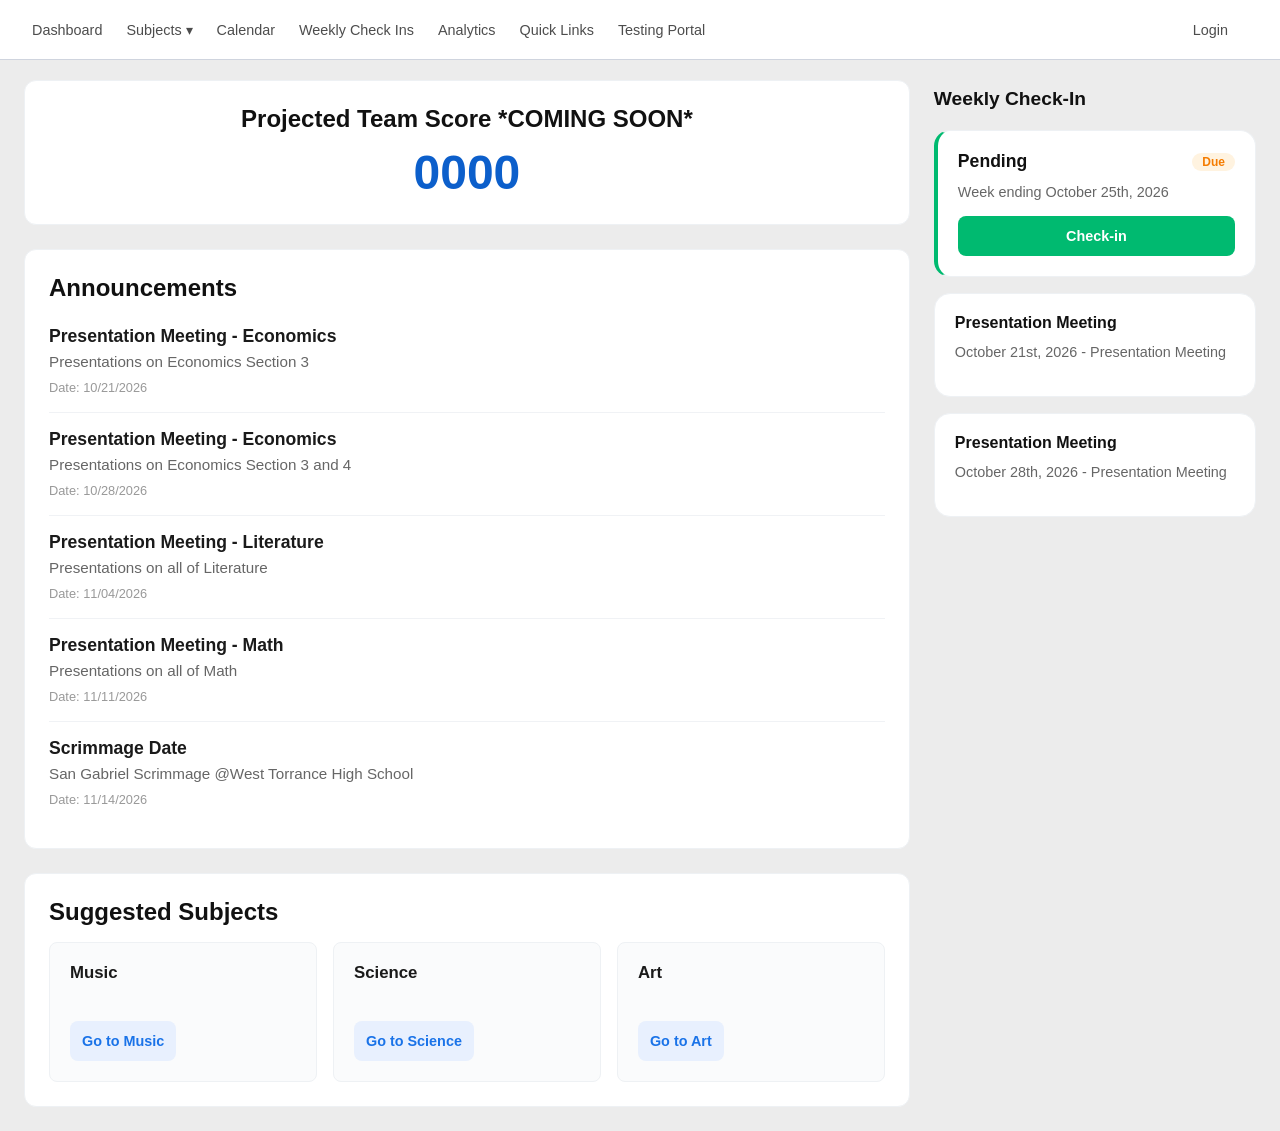
<file: index.html>
<!DOCTYPE html>
<html lang="en">

<!-- HEADING -->
<head>
    <meta charset="UTF-8">
    <meta name="viewport" content="width=device-width, initial-scale=1.0">
    <title>Acadec Hub - Dashboard</title>
    <link rel="stylesheet" href="css/main.css">
</head>

<body>
    <!-- NAVIGATION BAR -->
     <nav class="navigationBar">
        <ul class="navigationLists">

            <!-- Pages -->
            <li><a href="index.html" class="onThisPage">Dashboard</a></li> <!-- Current page -->

            <li class="dropdown">
                <a href="#" class="dropdownButton">Subjects ▾</a>
                <div class="dropdownSubjects">
                    <a href="html/subjects/art.html">Art</a>
                    <a href="html/subjects/econ.html">Economics</a>
                    <a href="html/subjects/lit.html">Literature</a>
                    <a href="html/subjects/math.html">Math</a>
                    <a href="html/subjects/music.html">Music</a>
                    <a href="html/subjects/sci.html">Science</a>
                    <a href="html/subjects/socsci.html">Social Science</a>
                </div>
            </li>

            <!-- Other pages -->
            <li><a href="html/calendar.html">Calendar</a></li>
            <li><a href="html/checkIn.html">Weekly Check Ins</a></li>
            <li><a href="html/analytics.html">Analytics</a></li>
            <li><a href="html/quickLinks.html">Quick Links</a></li>
            <li><a href="html/tests.html"> Testing Portal</a></li>

            <!-- Login -->
            <li class="loginStuff"><a href="#" id="loginButton"> Login</a></li>
        </ul>
     </nav>

     <!-- MAIN STUFF -->
     <main>

        <section class="mainContent"> <!-- Main content class -->

            <!-- Overall Score Tracker -->
            <div class="teamGoalMarker">
                <section class="projectedOverallWithoutBorder">
                    <h2>Projected Team Score *COMING SOON*</h2>
                    <h1 id="teamScoreDisplay">0000</h1>
                </section>
            </div>

            <!-- ANNOUNCEMENTS -->
            <section class="announcements">
                <h2>Announcements</h2>

                <!-- Announcement Cards -->
                <div class="announcementCard">
                    <h4>Presentation Meeting - Economics</h4>
                    <p>Presentations on Economics Section 3</p>
                    <small>Date: 10/21/2026</small>
                </div>

                <div class="announcementCard">
                    <h4>Presentation Meeting - Economics</h4>
                    <p>Presentations on Economics Section 3 and 4</p>
                    <small>Date: 10/28/2026</small>
                </div>

                <div class="announcementCard">
                    <h4>Presentation Meeting - Literature</h4>
                    <p>Presentations on all of Literature</p>
                    <small>Date: 11/04/2026</small>
                </div>

                <div class="announcementCard">
                    <h4>Presentation Meeting - Math</h4>
                    <p>Presentations on all of Math</p>
                    <small>Date: 11/11/2026</small>
                </div>

                <div class="announcementCard">
                    <h4>Scrimmage Date</h4>
                    <p>San Gabriel Scrimmage @West Torrance High School</p>
                    <small>Date: 11/14/2026</small>
                </div>

            </section>

            <!-- SUGGESTED THINGS TO DO -->
             <section class="suggestionBoard">
                <h2>Suggested Subjects</h2>

                <div class="suggestion-cards-container">
                    <section class="suggestionCard">
                        <h3>Music</h3>
                        <a href="html/subjects/music.html" class="suggestionButton">Go to Music</a>
                    </section>

                    <section class="suggestionCard">
                        <h3>Science</h3>
                        <a href="html/subjects/sci.html" class="suggestionButton">Go to Science</a>
                    </section>

                    <section class="suggestionCard">
                        <h3>Art</h3>
                        <a href="html/subjects/art.html" class="suggestionButton">Go to Art</a>
                    </section>
                </div>
            </section>
        </section>

        <!-- SIDEBAR -->
        <aside class="sidebar">
            <h2>Weekly Check-In</h2>

            <!-- Sidebar Cards -->
            <section class="checkinSidebarCard"> <!-- checkIn Card -->
                <h3>Pending</h3>
                <p class="sidebarDescription">Week ending October 25th, 2026</p>
                <a href="checkIn.html" class="checkInButton">Check-in</a>

            </section>
            
            <!-- Events Cards -->
            <section class="eventSidebarCard">
                <h3>Presentation Meeting</h3>
                <p class="sidebarDescription">October 21st, 2026 - Presentation Meeting</p>
            </section>

            <section class="eventSidebarCard">
                <h3>Presentation Meeting</h3>
                <p class="sidebarDescription">October 28th, 2026 - Presentation Meeting</p>
            </section>
        </aside>


     </main>

    <!-- Connects JavaScript file -->
    <script src="java/main.js"></script>

</body>
</file>
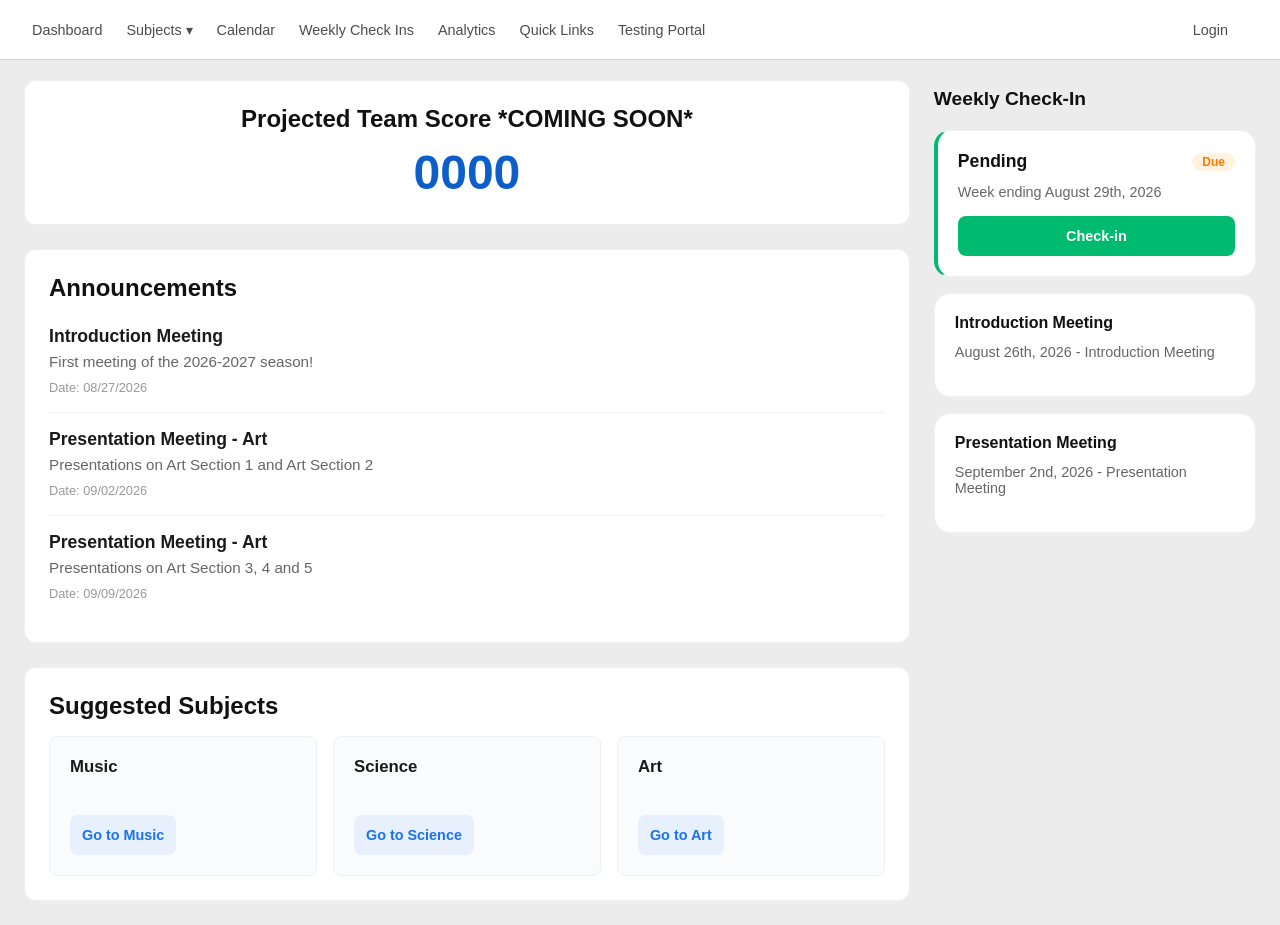
<file: html/index.html>
<!DOCTYPE html>
<html lang="en">

<!-- HEADING -->
<head>
    <meta charset="UTF-8">
    <meta name="viewport" content="width=device-width, initial-scale=1.0">
    <title>Acadec Hub - Dashboard</title>
    <link rel="stylesheet" href="../css/main.css">
</head>

<body>
    <!-- NAVIGATION BAR -->
     <nav class="navigationBar">
        <ul class="navigationLists">

            <!-- Pages -->
            <li><a href="index.html" class="onThisPage">Dashboard</a></li> <!-- Current page -->

            <li class="dropdown">
                <a href="#" class="dropdownButton">Subjects ▾</a>
                <div class="dropdownSubjects">
                    <a href="subjects/art.html">Art</a>
                    <a href="subjects/econ.html">Economics</a>
                    <a href="subjects/lit.html">Literature</a>
                    <a href="subjects/math.html">Math</a>
                    <a href="subjects/music.html">Music</a>
                    <a href="subjects/sci.html">Science</a>
                    <a href="subjects/socsci.html">Social Science</a>
                </div>
            </li>

            <!-- Other pages -->
            <li><a href="calendar.html">Calendar</a></li>
            <li><a href="checkIn.html">Weekly Check Ins</a></li>
            <li><a href="analytics.html">Analytics</a></li>
            <li><a href="quickLinks.html">Quick Links</a></li>
            <li><a href="tests.html"> Testing Portal</a></li>

            <!-- Login -->
            <li class="loginStuff"><a href="#" id="loginButton"> Login</a></li>
        </ul>
     </nav>

     <!-- MAIN STUFF -->
     <main>

        <section class="mainContent"> <!-- Main content class -->

            <!-- Overall Score Tracker -->
            <div class="teamGoalMarker">
                <section class="projectedOverallWithoutBorder">
                    <h2>Projected Team Score *COMING SOON*</h2>
                    <h1 id="teamScoreDisplay">0000</h1>
                </section>
            </div>

            <!-- ANNOUNCEMENTS -->
            <section class="announcements">
                <h2>Announcements</h2>

                <!-- Announcement Cards -->
                <div class="announcementCard">
                    <h4>Introduction Meeting</h4>
                    <p>First meeting of the 2026-2027 season!</p>
                    <small>Date: 08/27/2026</small>
                </div>

                <div class="announcementCard">
                    <h4>Presentation Meeting - Art</h4>
                    <p>Presentations on Art Section 1 and Art Section 2</p>
                    <small>Date: 09/02/2026</small>
                </div>

                <div class="announcementCard">
                    <h4>Presentation Meeting - Art</h4>
                    <p>Presentations on Art Section 3, 4 and 5</p>
                    <small>Date: 09/09/2026</small>
                </div>

            </section>

            <!-- SUGGESTED THINGS TO DO -->
             <section class="suggestionBoard">
                <h2>Suggested Subjects</h2>

                <div class="suggestion-cards-container">
                    <section class="suggestionCard">
                        <h3>Music</h3>
                        <a href="subjects/music.html" class="suggestionButton">Go to Music</a>
                    </section>

                    <section class="suggestionCard">
                        <h3>Science</h3>
                        <a href="subjects/sci.html" class="suggestionButton">Go to Science</a>
                    </section>

                    <section class="suggestionCard">
                        <h3>Art</h3>
                        <a href="subjects/art.html" class="suggestionButton">Go to Art</a>
                    </section>
                </div>
            </section>
        </section>

        <!-- SIDEBAR -->
        <aside class="sidebar">
            <h2>Weekly Check-In</h2>

            <!-- Sidebar Cards -->
            <section class="checkinSidebarCard"> <!-- checkIn Card -->
                <h3>Pending</h3>
                <p class="sidebarDescription">Week ending August 29th, 2026</p>
                <a href="checkIn.html" class="checkInButton">Check-in</a>

            </section>
            
            <!-- Events Cards -->
            <section class="eventSidebarCard">
                <h3>Introduction Meeting</h3>
                <p class="sidebarDescription">August 26th, 2026 - Introduction Meeting</p>
            </section>

            <section class="eventSidebarCard">
                <h3>Presentation Meeting</h3>
                <p class="sidebarDescription">September 2nd, 2026 - Presentation Meeting</p>
            </section>
        </aside>


     </main>

    <!-- Connects JavaScript file -->
    <script src="../java/main.js"></script>

</body>
</file>
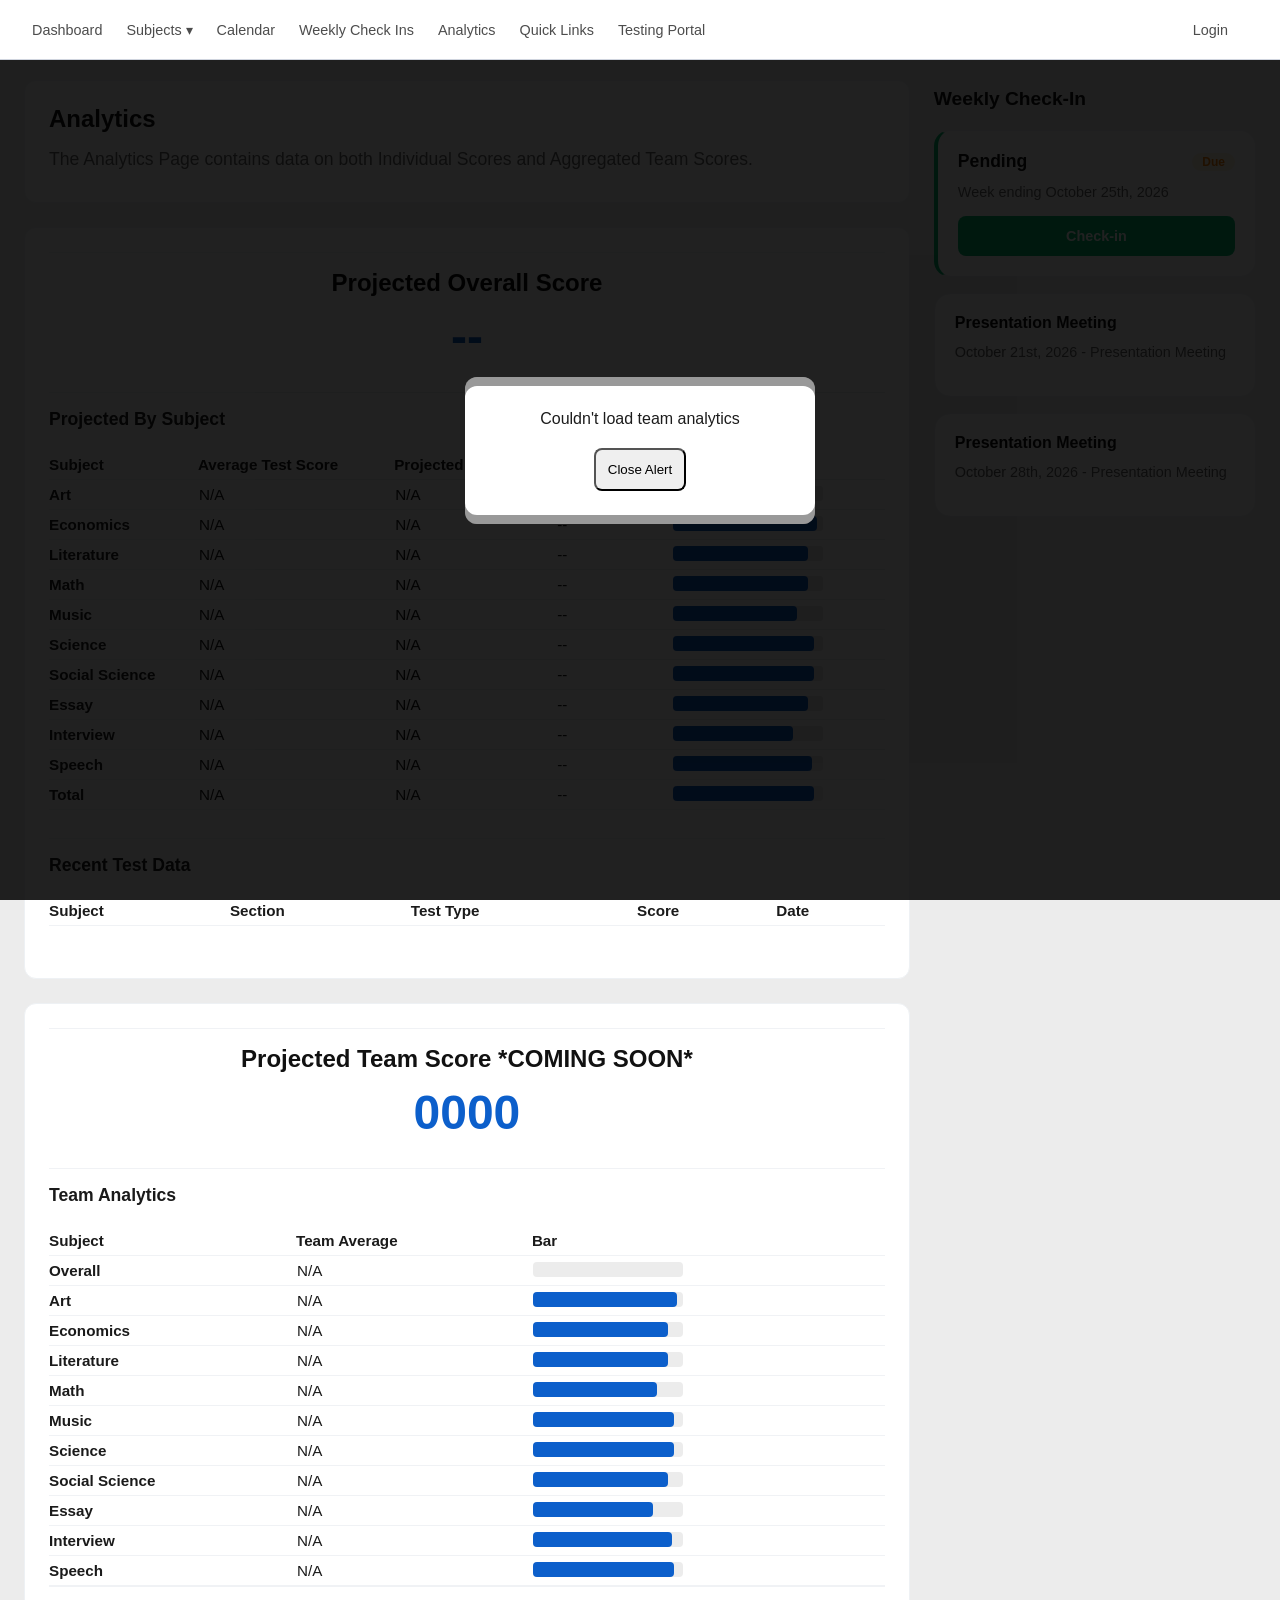
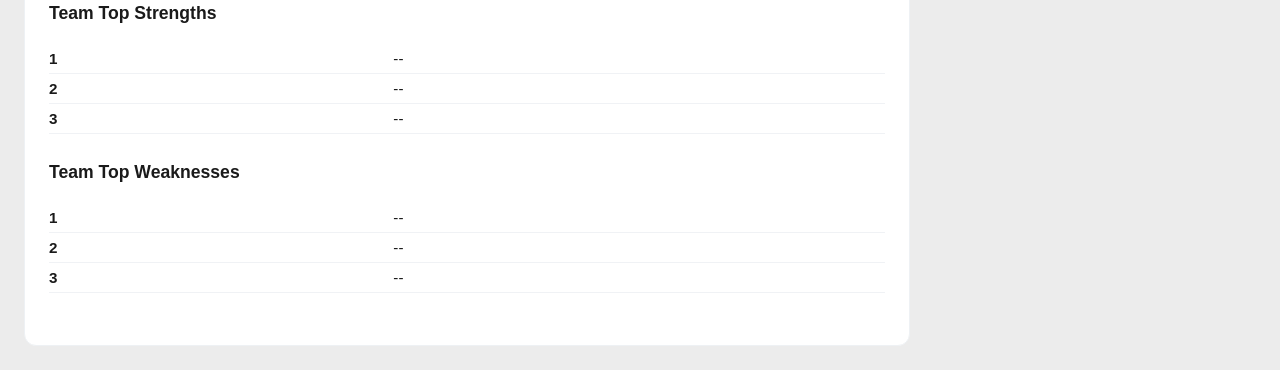
<file: html/analytics.html>
<!DOCTYPE html>
<html lang="en">

<!-- HEADING -->
<head>
    <meta charset="UTF-8">
    <meta name="viewport" content="width=device-width, initial-scale=1.0">
    <title>Acadec Hub - Dashboard</title>
    <link rel="stylesheet" href="../css/main.css">
</head>

<body requiresLogin="../index.html">
    <!-- NAVIGATION BAR -->
     <nav class="navigationBar">
        <ul class="navigationLists">

            <!-- Pages -->
            <li><a href="../index.html">Dashboard</a></li> <!-- Current page -->

            <li class="dropdown">
                <a href="#" class="dropdownButton">Subjects ▾</a>
                <div class="dropdownSubjects">
                    <a href="subjects/art.html">Art</a>
                    <a href="subjects/econ.html">Economics</a>
                    <a href="subjects/lit.html">Literature</a>
                    <a href="subjects/math.html">Math</a>
                    <a href="subjects/music.html">Music</a>
                    <a href="subjects/sci.html">Science</a>
                    <a href="subjects/socsci.html">Social Science</a>
                </div>
            </li>

            <!-- Other pages -->
            <li><a href="calendar.html">Calendar</a></li>
            <li><a href="checkIn.html">Weekly Check Ins</a></li>
            <li><a href="analytics.html" class="onThisPage">Analytics</a></li>
            <li><a href="quickLinks.html">Quick Links</a></li>
            <li><a href="tests.html"> Testing Portal</a></li>

            <!-- Login -->
            <li class="loginStuff"><a href="#" id="loginButton"> Login</a></li>
        </ul>
     </nav>

     <main>
        <div class="mainContent">

            <!-- Heading -->
            <section class="subjectHeading">
                <h2>Analytics</h2>
                <p>The Analytics Page contains data on both Individual Scores and Aggregated Team Scores.</p>
            </section>

            <!-- Analytics Box -->
            <section class="analyticsMain">

                <section class="projectedOverall">
                    <h2>Projected Overall Score</h2>
                    <h1 id="overallScoreDisplay">0000</h1>
                </section>

                <!-- Subject Prediction -->
                <section class="subjectsPredicted">
                    <h3>Projected By Subject</h3>
                    <table>
                        <thead>
                            <tr>
                                <th>Subject</th>
                                <th>Average Test Score</th>
                                <th>Projected Score</th>
                                <th>Confidence</th>
                                <th>Bar</th>
                            </tr>
                        </thead>
                        <tbody>
                            <tr>
                                <th>Art</th>
                                <td id="artAverage">N/A</td>
                                <td id="artProjection">N/A</td>
                                <td id="artConfidence">--</td>
                                <td><div class="progressBar"><div class="progressBarFilled" id="artBar"></div></div></td>
                            </tr>
                            <tr>
                                <th>Economics</th>
                                <td id="econAverage">N/A</td>
                                <td id="econProjection">N/A</td>
                                <td id="econConfidence">--</td>
                                <td><div class="progressBar"><div class="progressBarFilled" id="econBar"></div></div></td>
                            </tr>
                            <tr>
                                <th>Literature</th>
                                <td id="litAverage">N/A</td>
                                <td id="litProjection">N/A</td>
                                <td id="litConfidence">--</td>
                                <td><div class="progressBar"><div class="progressBarFilled" id="litBar"></div></div></td>
                            </tr>
                            <tr>
                                <th>Math</th>
                                <td id="mathAverage">N/A</td>
                                <td id="mathProjection">N/A</td>
                                <td id="mathConfidence">--</td>
                                <td><div class="progressBar"><div class="progressBarFilled" id="mathBar"></div></div></td>
                            </tr>
                            <tr>
                                <th>Music</th>
                                <td id="musicAverage">N/A</td>
                                <td id="musicProjection">N/A</td>
                                <td id="musicConfidence">--</td>
                                <td><div class="progressBar"><div class="progressBarFilled" id="musicBar"></div></div></td>
                            </tr>
                            <tr>
                                <th>Science</th>
                                <td id="sciAverage">N/A</td>
                                <td id="sciProjection">N/A</td>
                                <td id="sciConfidence">--</td>
                                <td><div class="progressBar"><div class="progressBarFilled" id="sciBar"></div></div></td>
                            </tr>
                            <tr>
                                <th>Social Science</th>
                                <td id="socsciAverage">N/A</td>
                                <td id="socsciProjection">N/A</td>
                                <td id="socsciConfidence">--</td>
                                <td><div class="progressBar"><div class="progressBarFilled" id="socsciBar"></div></div></td>
                            </tr>
                            <tr>
                                <th>Essay</th>
                                <td id="essayAverage">N/A</td>
                                <td id="essayProjection">N/A</td>
                                <td id="essayConfidence">--</td>
                                <td><div class="progressBar"><div class="progressBarFilled" id="essayBar"></div></div></td>
                            </tr>
                            <tr>
                                <th>Interview</th>
                                <td id="interviewAverage">N/A</td>
                                <td id="interviewProjection">N/A</td>
                                <td id="interviewConfidence">--</td>
                                <td><div class="progressBar"><div class="progressBarFilled" id="interviewBar"></div></div></td>
                            </tr>
                            <tr>
                                <th>Speech</th>
                                <td id="speechAverage">N/A</td>
                                <td id="speechProjection">N/A</td>
                                <td id="speechConfidence">--</td>
                                <td><div class="progressBar"><div class="progressBarFilled" id="speechBar"></div></div></td>
                            </tr>
                            <tr>
                                <th>Total</th>
                                <td id="totalAverage">N/A</td>
                                <td id="totalProjection">N/A</td>
                                <td id="totalConfidence">--</td>
                                <td><div class="progressBar"><div class="progressBarFilled" id="totalBar"></div></div></td>
                            </tr>
                        </tbody>
                    </table>
                </section>

                 <!-- Testing Data -->
                <section class="testData">
                    <h3>Recent Test Data</h3>
                    <table id="recentTestTable">
                        <thead>
                            <tr>
                                <th>Subject</th>
                                <th>Section</th>
                                <th>Test Type</th>
                                <th>Score</th>
                                <th>Date</th>
                            </tr>
                        </thead>
                        <tbody>
                        </tbody>
                    </table>
                </section>
            </section>
            
            <!-- Team Data -->
            <section class="analyticsMain">  

                <!-- Heading -->
                <section class="projectedOverall">
                    <h2>Projected Team Score *COMING SOON*</h2>
                    <h1 id="teamScoreDisplay">0000</h1>
                </section>

                <section class="testData">
                    <h3>Team Analytics</h3>

                    <table>
                        <thead>
                        <tr>
                            <th>Subject</th>
                            <th>Team Average</th>
                            <th>Bar</th>
                        </tr>
                        </thead>
                        <tbody>
                        <tr>
                            <th>Overall</th>
                            <td id="teamOverallScore">N/A</td>
                            <td><div class="progressBar"><div class="progressBarFilled" id="teamOverallBar"></div></div></td>
                        </tr>
                        <tr>
                            <th>Art</th>
                            <td id="teamArtAvg">N/A</td>
                            <td><div class="progressBar"><div class="progressBarFilled" id="teamArtBar"></div></div></td>
                        </tr>
                        <tr>
                            <th>Economics</th>
                            <td id="teamEconAvg">N/A</td>
                            <td><div class="progressBar"><div class="progressBarFilled" id="teamEconBar"></div></div></td>
                        </tr>
                        <tr>
                            <th>Literature</th>
                            <td id="teamLitAvg">N/A</td>
                            <td><div class="progressBar"><div class="progressBarFilled" id="teamLitBar"></div></div></td>
                        </tr>
                        <tr>
                            <th>Math</th>
                            <td id="teamMathAvg">N/A</td>
                            <td><div class="progressBar"><div class="progressBarFilled" id="teamMathBar"></div></div></td>
                        </tr>
                        <tr>
                            <th>Music</th>
                            <td id="teamMusicAvg">N/A</td>
                            <td><div class="progressBar"><div class="progressBarFilled" id="teamMusicBar"></div></div></td>
                        </tr>
                        <tr>
                            <th>Science</th>
                            <td id="teamSciAvg">N/A</td>
                            <td><div class="progressBar"><div class="progressBarFilled" id="teamSciBar"></div></div></td>
                        </tr>
                        <tr>
                            <th>Social Science</th>
                            <td id="teamSocsciAvg">N/A</td>
                            <td><div class="progressBar"><div class="progressBarFilled" id="teamSocsciBar"></div></div></td>
                        </tr>
                        <tr>
                            <th>Essay</th>
                            <td id="teamEssayAvg">N/A</td>
                            <td><div class="progressBar"><div class="progressBarFilled" id="teamEssayBar"></div></div></td>
                        </tr>
                        <tr>
                            <th>Interview</th>
                            <td id="teamInterviewAvg">N/A</td>
                            <td><div class="progressBar"><div class="progressBarFilled" id="teamInterviewBar"></div></div></td>
                        </tr>
                        <tr>
                            <th>Speech</th>
                            <td id="teamSpeechAvg">N/A</td>
                            <td><div class="progressBar"><div class="progressBarFilled" id="teamSpeechBar"></div></div></td>
                        </tr>
                        </tbody>
                    </table>
                    <section class="testData">
                        <h3>Team Top Strengths</h3>
                        <table>
                            <tbody>
                            <tr><th>1</th><td id="teamStrength1">--</td></tr>
                            <tr><th>2</th><td id="teamStrength2">--</td></tr>
                            <tr><th>3</th><td id="teamStrength3">--</td></tr>
                            </tbody>
                        </table>
                    </section>
                        <h3>Team Top Weaknesses</h3>
                        <table>
                            <tbody>
                            <tr><th>1</th><td id="teamWeakness1">--</td></tr>
                            <tr><th>2</th><td id="teamWeakness2">--</td></tr>
                            <tr><th>3</th><td id="teamWeakness3">--</td></tr>
                            </tbody>
                        </table>
                </section>
            </section>

        </div>

        <!-- SIDEBAR -->
        <aside class="sidebar">
            <h2>Weekly Check-In</h2>

            <!-- Sidebar Cards -->
            <section class="checkinSidebarCard"> <!-- checkIn Card -->
                <h3>Pending</h3>
                <p class="sidebarDescription">Week ending October 25th, 2026</p>
                <a href="checkIn.html" class="checkInButton">Check-in</a>

            </section>
            
            <!-- Events Cards -->
            <section class="eventSidebarCard">
                <h3>Presentation Meeting</h3>
                <p class="sidebarDescription">October 21st, 2026 - Presentation Meeting</p>
            </section>

            <section class="eventSidebarCard">
                <h3>Presentation Meeting</h3>
                <p class="sidebarDescription">October 28th, 2026 - Presentation Meeting</p>
            </section>
        </aside>
     </main>

     

    <!-- Connects JavaScript file -->
    <script src="../java/main.js"></script>

</body>
</file>
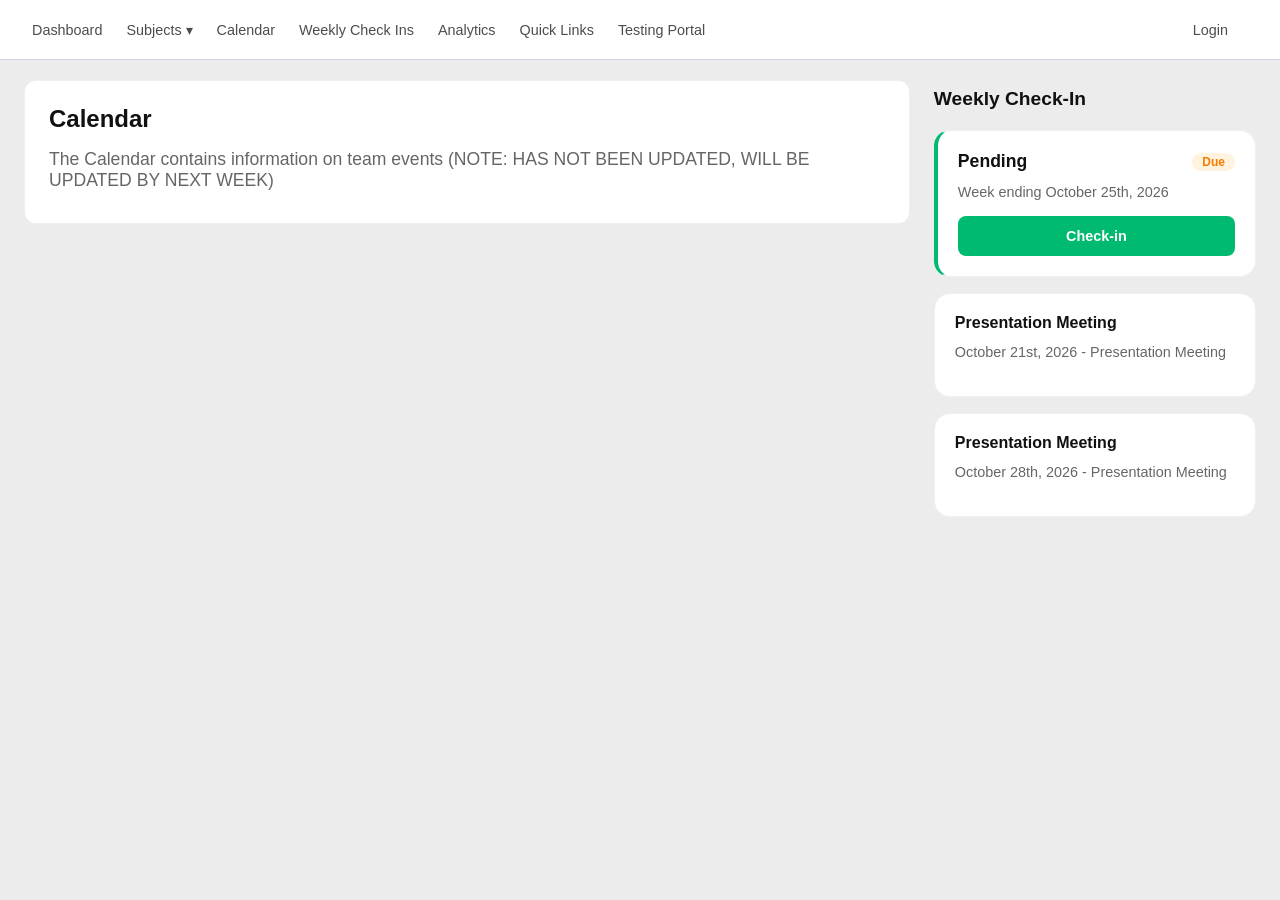
<file: html/calendar.html>
<!DOCTYPE html>
<html lang="en">

<!-- HEADING -->
<head>
    <meta charset="UTF-8">
    <meta name="viewport" content="width=device-width, initial-scale=1.0">
    <title>Acadec Hub - Dashboard</title>
    <link rel="stylesheet" href="../css/main.css">
</head>

<body>
    <!-- NAVIGATION BAR -->
     <nav class="navigationBar">
        <ul class="navigationLists">

            <!-- Pages -->
            <li><a href="../index.html">Dashboard</a></li> <!-- Current page -->

            <li class="dropdown">
                <a href="#" class="dropdownButton">Subjects ▾</a>
                <div class="dropdownSubjects">
                    <a href="subjects/art.html">Art</a>
                    <a href="subjects/econ.html">Economics</a>
                    <a href="subjects/lit.html">Literature</a>
                    <a href="subjects/math.html">Math</a>
                    <a href="subjects/music.html">Music</a>
                    <a href="subjects/sci.html">Science</a>
                    <a href="subjects/socsci.html">Social Science</a>
                </div>
            </li>

            <!-- Other pages -->
            <li><a href="calendar.html" class="onThisPage">Calendar</a></li>
            <li><a href="checkIn.html">Weekly Check Ins</a></li>
            <li><a href="analytics.html">Analytics</a></li>
            <li><a href="quickLinks.html">Quick Links</a></li>
            <li><a href="tests.html"> Testing Portal</a></li>

            <!-- Login -->
            <li class="loginStuff"><a href="#" id="loginButton"> Login</a></li>
        </ul>
     </nav>

     <main>
        <div class="mainContent">
            <!-- Heading -->
            <section class="subjectHeading">
                <h2>Calendar</h2>
                <p>The Calendar contains information on team events (NOTE: HAS NOT BEEN UPDATED, WILL BE UPDATED BY NEXT WEEK)</p>
            </section>

            <section class="calendar">
                <iframe src="https://calendar.google.com/calendar/embed?src=76a5cd554ac36a22febda2f13eaffd9edf4e929ef1d3cf1abf450a8b866b98ee%40group.calendar.google.com&ctz=America%2FLos_Angeles" style="border: 0" width="100%" height="500" frameborder="0" scrolling="no"></iframe>
            </section>

        </div>

        <!-- SIDEBAR -->
        <aside class="sidebar">
            <h2>Weekly Check-In</h2>

            <!-- Sidebar Cards -->
            <section class="checkinSidebarCard"> <!-- checkIn Card -->
                <h3>Pending</h3>
                <p class="sidebarDescription">Week ending October 25th, 2026</p>
                <a href="checkIn.html" class="checkInButton">Check-in</a>

            </section>
            
            <!-- Events Cards -->
            <section class="eventSidebarCard">
                <h3>Presentation Meeting</h3>
                <p class="sidebarDescription">October 21st, 2026 - Presentation Meeting</p>
            </section>

            <section class="eventSidebarCard">
                <h3>Presentation Meeting</h3>
                <p class="sidebarDescription">October 28th, 2026 - Presentation Meeting</p>
            </section>
        </aside>
     </main>

     

    <!-- Connects JavaScript file -->
     <script src="../java/main.js"></script>

</body>
</file>
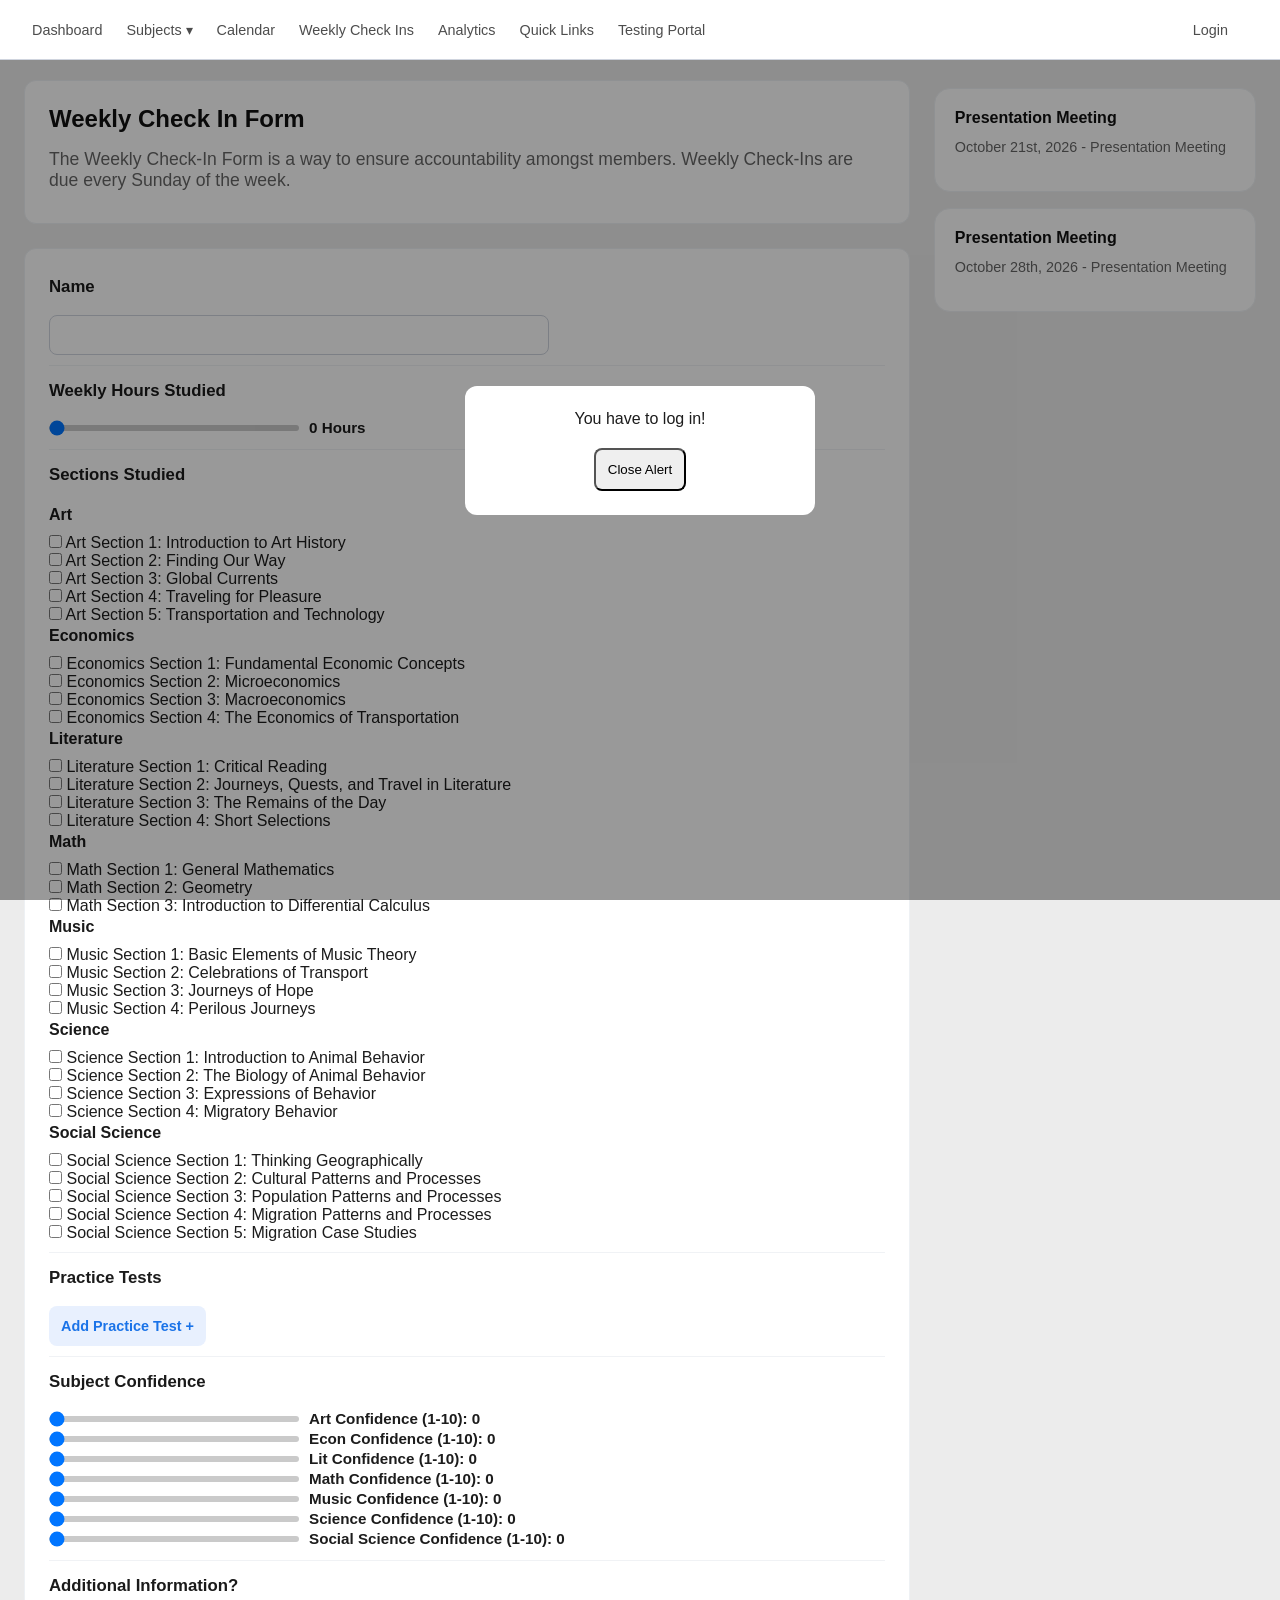
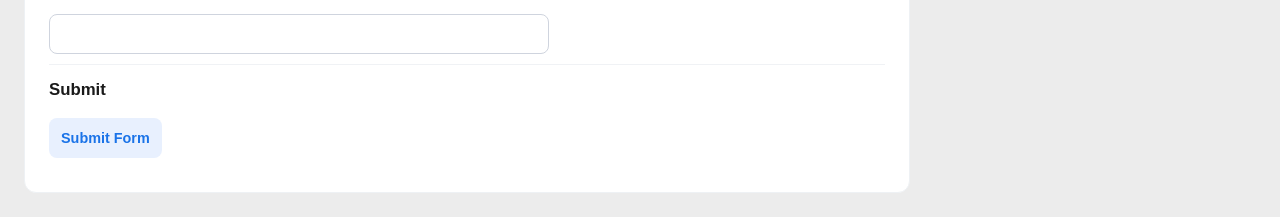
<file: html/checkIn.html>
<!DOCTYPE html>
<html lang="en">

<!-- HEADING -->
<head>
    <meta charset="UTF-8">
    <meta name="viewport" content="width=device-width, initial-scale=1.0">
    <title>Acadec Hub - Dashboard</title>
    <link rel="stylesheet" href="../css/main.css">
</head>

<body>
    <!-- NAVIGATION BAR -->
     <nav class="navigationBar">
        <ul class="navigationLists">

            <!-- Pages -->
            <li><a href="../index.html">Dashboard</a></li> <!-- Current page -->

            <li class="dropdown">
                <a href="#" class="dropdownButton">Subjects ▾</a>
                <div class="dropdownSubjects">
                    <a href="subjects/art.html">Art</a>
                    <a href="subjects/econ.html">Economics</a>
                    <a href="subjects/lit.html">Literature</a>
                    <a href="subjects/math.html">Math</a>
                    <a href="subjects/music.html">Music</a>
                    <a href="subjects/sci.html">Science</a>
                    <a href="subjects/socsci.html">Social Science</a>
                </div>
            </li>

            <!-- Other pages -->
            <li><a href="calendar.html">Calendar</a></li>
            <li><a href="checkIn.html" class="onThisPage">Weekly Check Ins</a></li>
            <li><a href="analytics.html">Analytics</a></li>
            <li><a href="quickLinks.html">Quick Links</a></li>
            <li><a href="tests.html"> Testing Portal</a></li>

            <!-- Login -->
            <li class="loginStuff"><a href="#" id="loginButton"> Login</a></li>
        </ul>
    </nav>
    
     <main>
        <div class="mainContent">
            <!-- Heading -->
            <section class="subjectHeading">
                <h2>Weekly Check In Form</h2>
                <p>The Weekly Check-In Form is a way to ensure accountability amongst members. Weekly Check-Ins are due every Sunday of the week.</p>
            </section>

            <section class="checkInFormAesthetics">

                <form id="checkInForm">
                    <!-- Name -->
                    <h3>Name</h3>
                    <div class="weeklyFormIndividualAspects">
                        <input type="text" id="decathleteName" name="decathleteName" required>
                    </div>

                    <!-- Hours Studied -->
                    <h3>Weekly Hours Studied</h3>
                    <div class="weeklyFormIndividualAspects">
                        <div class="slider">
                            <input type="range" id="hoursStudied" name="hoursStudied" min="0" max="30" step="1" value="0" class="actualSlider">
                            <span id="hoursDisplayed">Hours</span>
                        </div>
                    </div>

                    <!-- Sections Studied -->
                    <h3>Sections Studied</h3>
                    <div class="weeklyFormIndividualAspects">

                        <!-- Art Sections -->
                        <h4>Art</h4>
                        <div class="checkbox">
                            <input type="checkbox" id="artSection1" name="artSection" value="Art Section 1">
                            <label for="artSection1">Art Section 1: Introduction to Art History</label>
                        </div>

                        <div class="checkbox">
                            <input type="checkbox" id="artSection2" name="artSection" value="Art Section 2">
                            <label for="artSection2">Art Section 2: Finding Our Way</label>
                        </div>

                        <div class="checkbox">
                            <input type="checkbox" id="artSection3" name="artSection" value="Art Section 3">
                            <label for="artSection3">Art Section 3: Global Currents</label>
                        </div>

                        <div class="checkbox">
                            <input type="checkbox" id="artSection4" name="artSection" value="Art Section 4">
                            <label for="artSection4">Art Section 4: Traveling for Pleasure</label>
                        </div>

                        <div class="checkbox">
                            <input type="checkbox" id="artSection5" name="artSection" value="Art Section 5">
                            <label for="artSection5">Art Section 5: Transportation and Technology</label>
                        </div>

                        <!-- Econ Sections -->
                        <h4>Economics</h4>
                        <div class="checkbox">
                            <input type="checkbox" id="econSection1" name="econSection" value="Econ Section 1">
                            <label for="econSection1">Economics Section 1: Fundamental Economic Concepts</label>
                        </div>

                        <div class="checkbox">
                            <input type="checkbox" id="econSection2" name="econSection" value="Econ Section 2">
                            <label for="econSection2">Economics Section 2: Microeconomics</label>
                        </div>

                        <div class="checkbox">
                            <input type="checkbox" id="econSection3" name="econSection" value="Econ Section 3">
                            <label for="econSection3">Economics Section 3: Macroeconomics</label>
                        </div>

                        <div class="checkbox">
                            <input type="checkbox" id="econSection4" name="econSection" value="Econ Section 4">
                            <label for="econSection4">Economics Section 4: The Economics of Transportation</label>
                        </div>

                        <!-- Lit Sections -->
                        <h4>Literature</h4>
                        <div class="checkbox">
                            <input type="checkbox" id="litSection1" name="litSection" value="Lit Section 1">
                            <label for="litSection1">Literature Section 1: Critical Reading</label>
                        </div>

                        <div class="checkbox">
                            <input type="checkbox" id="litSection2" name="litSection" value="Lit Section 2">
                            <label for="litSection2">Literature Section 2: Journeys, Quests, and Travel in Literature</label>
                        </div>

                        <div class="checkbox">
                            <input type="checkbox" id="litSection3" name="litSection" value="Lit Section 3">
                            <label for="litSection3">Literature Section 3: The Remains of the Day</label>
                        </div>

                        <div class="checkbox">
                            <input type="checkbox" id="litSection4" name="litSection" value="Lit Section 4">
                            <label for="litSection4">Literature Section 4: Short Selections</label>
                        </div>

                        <!-- Math Sections -->
                        <h4>Math</h4>
                        <div class="checkbox">
                            <input type="checkbox" id="mathSection1" name="mathSection" value="Math Section 1">
                            <label for="mathSection1">Math Section 1: General Mathematics</label>
                        </div>

                        <div class="checkbox">
                            <input type="checkbox" id="mathSection2" name="mathSection" value="Math Section 2">
                            <label for="mathSection2">Math Section 2: Geometry</label>
                        </div>

                        <div class="checkbox">
                            <input type="checkbox" id="mathSection3" name="mathSection" value="Math Section 3">
                            <label for="mathSection3">Math Section 3: Introduction to Differential Calculus</label>
                        </div>

                        <!-- Music Sections -->
                        <h4>Music</h4>
                        <div class="checkbox">
                            <input type="checkbox" id="musicSection1" name="musicSection" value="Music Section 1">
                            <label for="musicSection1">Music Section 1: Basic Elements of Music Theory</label>
                        </div>

                        <div class="checkbox">
                            <input type="checkbox" id="musicSection2" name="musicSection" value="Music Section 2">
                            <label for="musicSection2">Music Section 2: Celebrations of Transport</label>
                        </div>

                        <div class="checkbox">
                            <input type="checkbox" id="musicSection3" name="musicSection" value="Music Section 3">
                            <label for="musicSection3">Music Section 3: Journeys of Hope</label>
                        </div>

                        <div class="checkbox">
                            <input type="checkbox" id="musicSection4" name="musicSection" value="Music Section 4">
                            <label for="musicSection4">Music Section 4: Perilous Journeys</label>
                        </div>

                        <!-- Science Sections -->
                        <h4>Science</h4>
                        <div class="checkbox">
                            <input type="checkbox" id="sciSection1" name="sciSection" value="Science Section 1">
                            <label for="sciSection1">Science Section 1: Introduction to Animal Behavior</label>
                        </div>

                        <div class="checkbox">
                            <input type="checkbox" id="sciSection2" name="sciSection" value="Science Section 2">
                            <label for="sciSection2">Science Section 2: The Biology of Animal Behavior</label>
                        </div>

                        <div class="checkbox">
                            <input type="checkbox" id="sciSection3" name="sciSection" value="Science Section 3">
                            <label for="sciSection3">Science Section 3: Expressions of Behavior</label>
                        </div>

                        <div class="checkbox">
                            <input type="checkbox" id="sciSection4" name="sciSection" value="Science Section 4">
                            <label for="sciSection4">Science Section 4: Migratory Behavior</label>
                        </div>
                        
                        <!-- Socsci Sections -->
                        <h4>Social Science</h4>
                        <div class="checkbox">
                            <input type="checkbox" id="socsciSection1" name="socsciSection" value="Social Science Section 1">
                            <label for="socsciSection1">Social Science Section 1: Thinking Geographically </label>
                        </div>

                        <div class="checkbox">
                            <input type="checkbox" id="socsciSection2" name="socsciSection" value="Social Science Section 2">
                            <label for="socsciSection2">Social Science Section 2: Cultural Patterns and Processes</label>
                        </div>

                        <div class="checkbox">
                            <input type="checkbox" id="socsciSection3" name="socsciSection" value="Social Science Section 3">
                            <label for="socsciSection3">Social Science Section 3: Population Patterns and Processes</label>
                        </div>

                        <div class="checkbox">
                            <input type="checkbox" id="socsciSection4" name="socsciSection" value="Social Science Section 4">
                            <label for="socsciSection4">Social Science Section 4: Migration Patterns and Processes</label>
                        </div>

                        <div class="checkbox">
                            <input type="checkbox" id="socsciSection5" name="socsciSection" value="Social Science Section 5">
                            <label for="socsciSection5">Social Science Section 5: Migration Case Studies</label>
                        </div>

                    </div>

                    <!-- Practice Tests Taken (Type, Score) - WILL ADD LATER -->
                    <h3>Practice Tests</h3>
                    <div class="weeklyFormIndividualAspects">
                        <button type="button" id="addPracticeTestButton" class="addPracticeTestButton">Add Practice Test + </button>

                    </div>
                    <div id="addPracticeTestSection"></div>

                    <!-- Confidence on Each Subject -->
                    <h3>Subject Confidence</h3>
                    <div class="weeklyFormIndividualAspects">

                        <div class="slider">
                            <input type="range" id="artConfidence" name="artConfidence" min="0" max="10" step="1" value="0" class="actualSlider">
                            <span id="artConfidenceDisplay">Art Confidence (1-10)</span>
                        </div>

                        <div class="slider">
                            <input type="range" id="econConfidence" name="econConfidence" min="0" max="10" step="1" value="0" class="actualSlider">
                            <span id="econConfidenceDisplay">Econimcs Confidence (1-10)</span>
                        </div>

                        <div class="slider">
                            <input type="range" id="litConfidence" name="litConfidence" min="0" max="10" step="1" value="0" class="actualSlider">
                            <span id="litConfidenceDisplay">Literature Confidence (1-10)</span>
                        </div>

                        <div class="slider">
                            <input type="range" id="mathConfidence" name="mathConfidence" min="0" max="10" step="1" value="0" class="actualSlider">
                            <span id="mathConfidenceDisplay">Math Confidence (1-10)</span>
                        </div>

                        <div class="slider">
                            <input type="range" id="musicConfidence" name="musicConfidence" min="0" max="10" step="1" value="0" class="actualSlider">
                            <span id="musicConfidenceDisplay">Music Confidence (1-10)</span>
                        </div>

                        <div class="slider">
                            <input type="range" id="sciConfidence" name="sciConfidence" min="0" max="10" step="1" value="0" class="actualSlider">
                            <span id="sciConfidenceDisplay">Science Confidence (1-10)</span>
                        </div>

                        <div class="slider">
                            <input type="range" id="socsciConfidence" name="socsciConfidence" min="0" max="10" step="1" value="0" class="actualSlider">
                            <span id="socsciConfidenceDisplay">Social Science Confidence (1-10)</span>
                        </div>
                    </div>

                    <!-- Notes -->
                    <h3>Additional Information?</h3>
                    <div class="weeklyFormIndividualAspects">
                        <input type="text" id="openNotes" name="openNotes" required>
                    </div>

                    <h3>Submit</h3>
                    <div class="weeklyFormIndividualAspects">
                        <button type="submit" id="submitForm" class="addPracticeTestButton">Submit Form</button>

                    </div>

                </form>
            </section>
        </div>

        <!-- SIDEBAR -->
        <aside class="sidebar">
            
            <!-- Events Cards -->
            <section class="eventSidebarCard">
                <h3>Presentation Meeting</h3>
                <p class="sidebarDescription">October 21st, 2026 - Presentation Meeting</p>
            </section>

            <section class="eventSidebarCard">
                <h3>Presentation Meeting</h3>
                <p class="sidebarDescription">October 28th, 2026 - Presentation Meeting</p>
            </section>
        </aside>

     </main>
    <!-- Connects JavaScript file -->
     <script src="../java/main.js"></script>
</body>
</file>
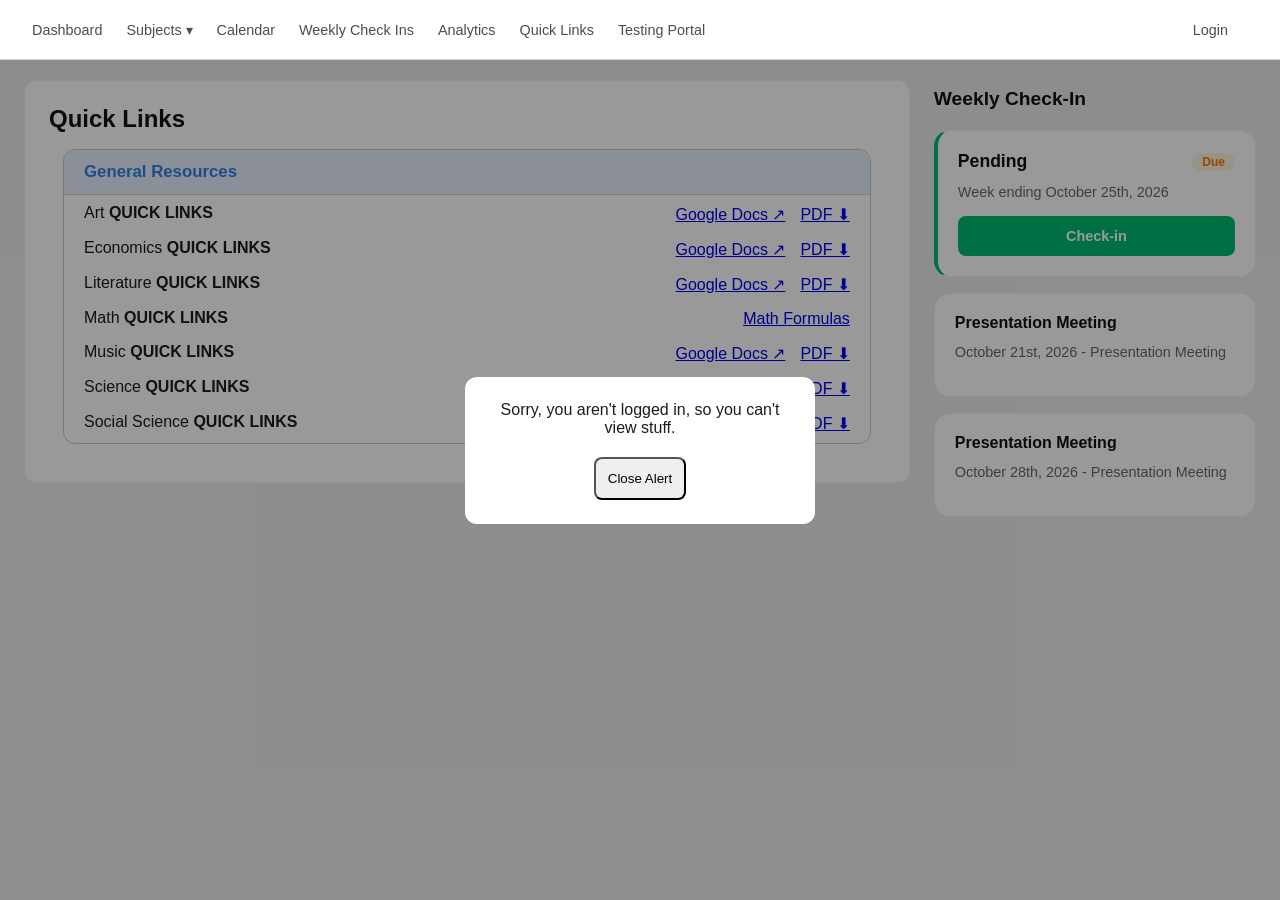
<file: html/quickLinks.html>
<!DOCTYPE html>
<html lang="en">

<!-- HEADING -->
<head>
    <meta charset="UTF-8">
    <meta name="viewport" content="width=device-width, initial-scale=1.0">
    <title>Acadec Hub - Dashboard</title>
    <link rel="stylesheet" href="../css/main.css">
</head>

<body requiresLogin="../index.html">
    <!-- NAVIGATION BAR -->
     <nav class="navigationBar">
        <ul class="navigationLists">

            <!-- Pages -->
            <li><a href="../index.html">Dashboard</a></li> <!-- Current page -->

            <li class="dropdown">
                <a href="#" class="dropdownButton">Subjects ▾</a>
                <div class="dropdownSubjects">
                    <a href="subjects/art.html">Art</a>
                    <a href="subjects/econ.html">Economics</a>
                    <a href="subjects/lit.html">Literature</a>
                    <a href="subjects/math.html">Math</a>
                    <a href="subjects/music.html">Music</a>
                    <a href="subjects/sci.html">Science</a>
                    <a href="subjects/socsci.html">Social Science</a>
                </div>
            </li>

            <!-- Other pages -->
            <li><a href="calendar.html">Calendar</a></li>
            <li><a href="checkIn.html">Weekly Check Ins</a></li>
            <li><a href="analytics.html">Analytics</a></li>
            <li><a href="quickLinks.html" class="onThisPage"> Quick Links</a></li>
            <li><a href="tests.html"> Testing Portal</a></li>

            <!-- Login -->
            <li class="loginStuff"><a href="#" id="loginButton"> Login</a></li>
        </ul>
     </nav>

     <!-- MAIN CONTENT -->
     <main>
        <div class="mainContent">

            <!-- Quick Links Header -->
            <section class="notes">
                <h2>Quick Links</h2>

                <!-- Notes Cards -->
                <section class="unitStuff">
                    <h3>General Resources</h3>
                    <div class="notesLink"> 
                        <span class="noteLinkTitle"> Art <b>QUICK LINKS</b></span>
                            <a href="https://docs.google.com/document/d/1y8G0nzNLpQaZX_s_oLitWSQCOGqSTpwsaMorSWNI8DM/export?format=pdf" download class="pdfNotesLink">PDF ⬇</a>
                            <a href="https://docs.google.com/document/d/1y8G0nzNLpQaZX_s_oLitWSQCOGqSTpwsaMorSWNI8DM/edit?tab=t.0" class="actualNotesLink">Google Docs ↗</a><br>
                        <span class="noteLinkTitle"> Economics <b>QUICK LINKS</b></span>
                            <a href="https://docs.google.com/document/d/1o4LyqS-OgFSD8tmEkpeZ3-kakhJlzngFMC3dAuv_uew/export?format=pdf" download class="pdfNotesLink">PDF ⬇</a>
                            <a href="https://docs.google.com/document/d/1o4LyqS-OgFSD8tmEkpeZ3-kakhJlzngFMC3dAuv_uew/edit?tab=t.0" class="actualNotesLink">Google Docs ↗</a><br>
                        <span class="noteLinkTitle">Literature <b>QUICK LINKS</b></span>
                            <a href="https://docs.google.com/document/d/11b-AkJ2Pm1a8MOPuvpXLAdgahPPq15uuSFpCcQle_dY/export?format=pdf" download class="pdfNotesLink">PDF ⬇</a>
                            <a href="https://docs.google.com/document/d/11b-AkJ2Pm1a8MOPuvpXLAdgahPPq15uuSFpCcQle_dY/edit?tab=t.0" class="actualNotesLink">Google Docs ↗</a><br>
                        <span class="noteLinkTitle">Math <b>QUICK LINKS</b></span>
                            <a href="https://quizlet.com/1219935241/acadec-2026-2027-math-all-sections-flash-cards/?funnelUUID=6187da9f-1438-4065-a027-6c1e7e87d320" class="actualNotesLink">Math Formulas</a><br>
                        <span class="noteLinkTitle">Music <b>QUICK LINKS</b></span>
                            <a href="https://docs.google.com/document/d/1S__aec4MWVwvYwKjVcdu4er8QPYVnfO6ny9BCfasVOI/export?format=pdf" download class="pdfNotesLink">PDF ⬇</a>
                            <a href="https://docs.google.com/document/d/1S__aec4MWVwvYwKjVcdu4er8QPYVnfO6ny9BCfasVOI/edit?tab=t.0" class="actualNotesLink">Google Docs ↗</a><br>
                        <span class="noteLinkTitle">Science <b>QUICK LINKS</b></span>
                            <a href="https://docs.google.com/document/d/1yWIpGm1HhE8UXjd8PqVkJpJvZRwEIUyYI-oz0GBIA8U/export?format=pdf" download class="pdfNotesLink">PDF ⬇</a>
                            <a href="https://docs.google.com/document/d/1yWIpGm1HhE8UXjd8PqVkJpJvZRwEIUyYI-oz0GBIA8U/edit?tab=t.0" class="actualNotesLink">Google Docs ↗</a><br>
                        <span class="noteLinkTitle">Social Science <b>QUICK LINKS</b></span>
                            <a href="https://docs.google.com/document/d/1wZDwMtzoKo6kOaJYqL2Vf1iKTxtpW7aSNcirDk6GMdA/export?format=pdf" download class="pdfNotesLink">PDF ⬇</a>
                            <a href="https://docs.google.com/document/d/1wZDwMtzoKo6kOaJYqL2Vf1iKTxtpW7aSNcirDk6GMdA/edit?tab=t.0" class="actualNotesLink">Google Docs ↗</a><br>
                    </div>
                </section>

            </section>

        </div>

        <!-- SIDEBAR -->
        <aside class="sidebar">
            <h2>Weekly Check-In</h2>

            <!-- Sidebar Cards -->
            <section class="checkinSidebarCard"> <!-- checkIn Card -->
                <h3>Pending</h3>
                <p class="sidebarDescription">Week ending October 25th, 2026</p>
                <a href="checkIn.html" class="checkInButton">Check-in</a>

            </section>
            
            <!-- Events Cards -->
            <section class="eventSidebarCard">
                <h3>Presentation Meeting</h3>
                <p class="sidebarDescription">October 21st, 2026 - Presentation Meeting</p>
            </section>

            <section class="eventSidebarCard">
                <h3>Presentation Meeting</h3>
                <p class="sidebarDescription">October 28th, 2026 - Presentation Meeting</p>
            </section>
        </aside>

     </main>

     <!-- Connects JavaScript file -->
     <script src="../java/main.js"></script>



</body>
</file>
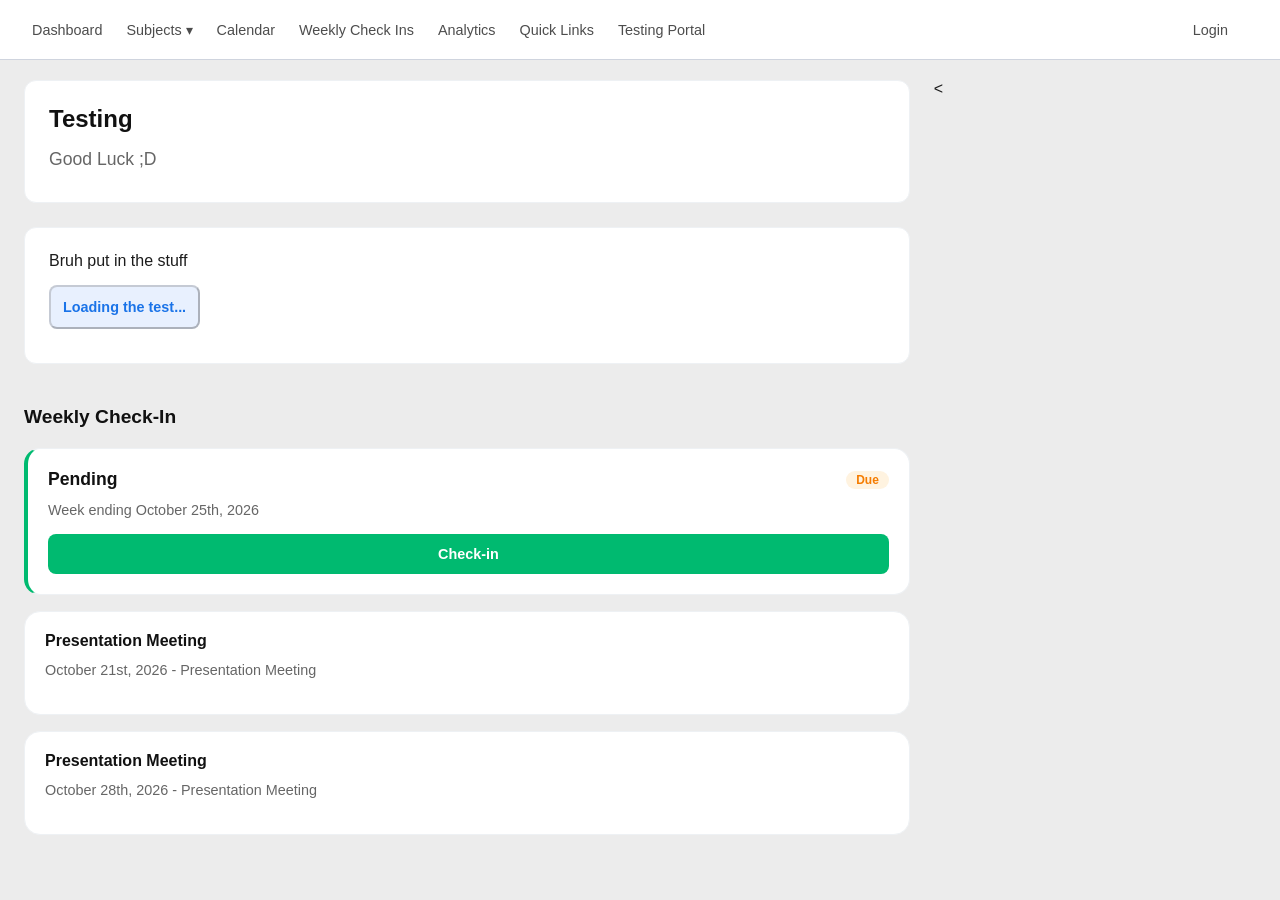
<file: html/testingPortal.html>
<!DOCTYPE html>
<html lang="en">

<!-- HEADING -->
<head>
    <meta charset="UTF-8">
    <meta name="viewport" content="width=device-width, initial-scale=1.0">
    <title>Acadec Hub - Dashboard</title>
    <link rel="stylesheet" href="../css/main.css">
</head>

<body>
    <!-- NAVIGATION BAR -->
     <nav class="navigationBar">
        <ul class="navigationLists">

            <!-- Pages -->
            <li><a href="../index.html">Dashboard</a></li> <!-- Current page -->

            <li class="dropdown">
                <a href="#" class="dropdownButton">Subjects ▾</a>
                <div class="dropdownSubjects">
                    <a href="subjects/art.html">Art</a>
                    <a href="subjects/econ.html">Economics</a>
                    <a href="subjects/lit.html">Literature</a>
                    <a href="subjects/math.html">Math</a>
                    <a href="subjects/music.html">Music</a>
                    <a href="subjects/sci.html">Science</a>
                    <a href="subjects/socsci.html">Social Science</a>
                </div>
            </li>

            <!-- Other pages -->
            <li><a href="calendar.html">Calendar</a></li>
            <li><a href="checkIn.html">Weekly Check Ins</a></li>
            <li><a href="analytics.html">Analytics</a></li>
            <li><a href="quickLinks.html" class="onThisPage"> Quick Links</a></li>
            <li><a href="tests.html"> Testing Portal</a></li>

            <!-- Login -->
            <li class="loginStuff"><a href="#" id="loginButton"> Login</a></li>
        </ul>
    </nav>
    <main>
        <div class="mainContent">
            <!-- Heading -->
            <section class="subjectHeading">
                <h2>Testing</h2>
                <p>Good Luck ;D</p>
            </section>

            <!-- Heading -->
            <section class="practiceTestAesthetics">
                <form class="practiceTest" id="dynamicQuizForm">
                    <section class="testingButton">
                        <button type="submit" class="testingButtonActual">Submit Test</button>
                    </section>
                
                </form> 
            </section> 
        </div>

        <!-- SIDEBAR -->
        <<aside class="sidebar">
            <h2>Weekly Check-In</h2>

            <!-- Sidebar Cards -->
            <section class="checkinSidebarCard"> <!-- checkIn Card -->
                <h3>Pending</h3>
                <p class="sidebarDescription">Week ending October 25th, 2026</p>
                <a href="checkIn.html" class="checkInButton">Check-in</a>

            </section>
            
            <!-- Events Cards -->
            <section class="eventSidebarCard">
                <h3>Presentation Meeting</h3>
                <p class="sidebarDescription">October 21st, 2026 - Presentation Meeting</p>
            </section>

            <section class="eventSidebarCard">
                <h3>Presentation Meeting</h3>
                <p class="sidebarDescription">October 28th, 2026 - Presentation Meeting</p>
            </section>
        </aside>
     </main>

     

    <!-- Connects JavaScript file -->
     <script src="../java/main.js"></script>

</body>
</file>
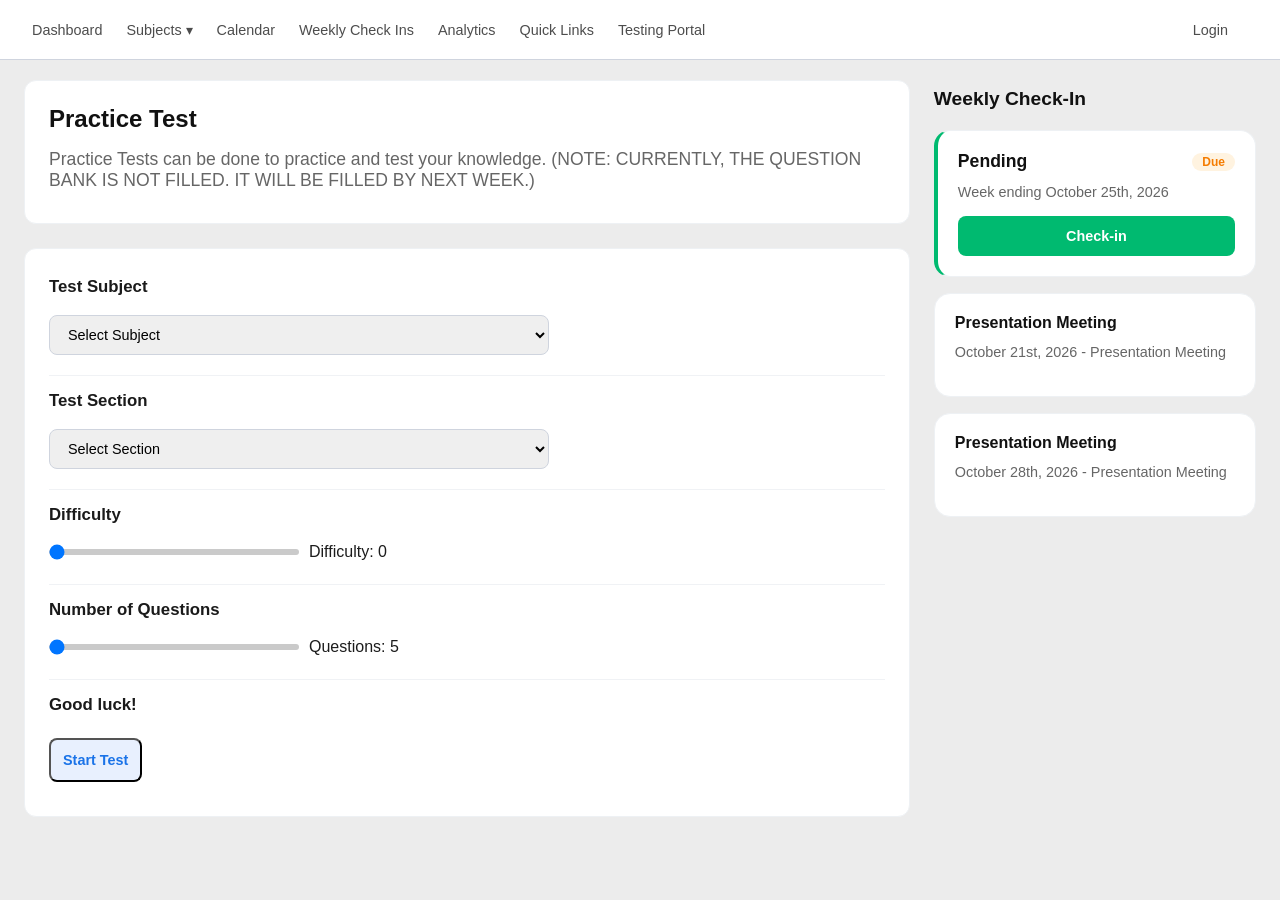
<file: html/tests.html>
<!DOCTYPE html>
<html lang="en">

<!-- HEADING -->
<head>
    <meta charset="UTF-8">
    <meta name="viewport" content="width=device-width, initial-scale=1.0">
    <title>Acadec Hub - Dashboard</title>
    <link rel="stylesheet" href="../css/main.css">
</head>

<body>
    <!-- NAVIGATION BAR -->
     <nav class="navigationBar">
        <ul class="navigationLists">

            <!-- Pages -->
            <li><a href="../index.html">Dashboard</a></li> <!-- Current page -->

            <li class="dropdown">
                <a href="#" class="dropdownButton">Subjects ▾</a>
                <div class="dropdownSubjects">
                    <a href="subjects/art.html">Art</a>
                    <a href="subjects/econ.html">Economics</a>
                    <a href="subjects/lit.html">Literature</a>
                    <a href="subjects/math.html">Math</a>
                    <a href="subjects/music.html">Music</a>
                    <a href="subjects/sci.html">Science</a>
                    <a href="subjects/socsci.html">Social Science</a>
                </div>
            </li>

            <!-- Other pages -->
            <li><a href="calendar.html">Calendar</a></li>
            <li><a href="checkIn.html">Weekly Check Ins</a></li>
            <li><a href="analytics.html">Analytics</a></li>
            <li><a href="quickLinks.html"> Quick Links</a></li>
            <li><a href="tests.html" class="onThisPage"> Testing Portal</a></li>

            <!-- Login -->
            <li class="loginStuff"><a href="#" id="loginButton"> Login</a></li>

            
        </ul>
     </nav>
    <!-- MAIN CONTENT -->
    <main>

        <div class="mainContent">

            <!-- Heading -->
            <section class="subjectHeading">
                <h2>Practice Test</h2>
                <p>Practice Tests can be done to practice and test your knowledge. (NOTE: CURRENTLY, THE QUESTION BANK IS NOT FILLED. IT WILL BE FILLED BY NEXT WEEK.)</p>
            </section>

            <section class="checkInFormAesthetics">
                <form id="practiceTestForm" action="testingPortal.html" method="GET">
                    <h3>Test Subject</h3>
                    <select name="practiceTestSubject" class="practiceTestFormIndividual" required>
                        <option value="" disabled selected>Select Subject</option>
                        <option value="Art">Art</option>
                        <option value="Econ">Economics</option>
                        <option value="Lit">Literature</option>
                        <option value="Math">Math</option>
                        <option value="Music">Music</option>
                        <option value="Sci">Science</option>
                        <option value="Socsci">Social Science</option>
                    </select>

                    <h3>Test Section</h3>
                    <select name="practiceTestSection" class="practiceTestFormIndividual" required>
                        <option value="" disabled selected>Select Section</option>
                        <option value="Section1">Section 1</option>
                        <option value="Section2">Section 2</option>
                        <option value="Section3">Section 3</option>
                        <option value="Section4">Section 4</option>
                        <option value="Section5">Section 5</option>
                        <option value="FullTest">Full Subject Test</option>
                    </select>

                    <h3>Difficulty</h3>
                    <div class="practiceTestFormIndividual">
                        <div class="slider">
                            <input type="range" id="testDifficulty" name="testDifficulty" min="0" max="10" step="1" value="0" class="actualSlider">
                            <span id="testDifficultyDisplay">Difficulty</span>
                        </div>
                    </div>

                    <h3>Number of Questions</h3>
                    <div class="practiceTestFormIndividual">
                        <div class="slider">
                            <input type="range" id="testQuestionsCount" name="testQuestionsCount" min="5" max="15" step="1" value="5" class="actualSlider">
                            <span id="testQuestionsDisplay">Questions</span>
                        </div>
                    </div>
                    
                    

                    <h3>Good luck!</h3>
                    <section class="testingButton">
                        <button type="button" id="startTestButton" class="testingButtonActual">Start Test</button>
                    </section>

                </form>
            </section>

        </div>

        <!-- SIDEBAR -->
        <aside class="sidebar">
            <h2>Weekly Check-In</h2>

            <!-- Sidebar Cards -->
            <section class="checkinSidebarCard"> <!-- checkIn Card -->
                <h3>Pending</h3>
                <p class="sidebarDescription">Week ending October 25th, 2026</p>
                <a href="checkIn.html" class="checkInButton">Check-in</a>

            </section>
            
            <!-- Events Cards -->
            <section class="eventSidebarCard">
                <h3>Presentation Meeting</h3>
                <p class="sidebarDescription">October 21st, 2026 - Presentation Meeting</p>
            </section>

            <section class="eventSidebarCard">
                <h3>Presentation Meeting</h3>
                <p class="sidebarDescription">October 28th, 2026 - Presentation Meeting</p>
            </section>
        </aside>

    </main>

     <!-- Connects JavaScript file -->
     <script src="../java/main.js"></script>


</body>
</file>
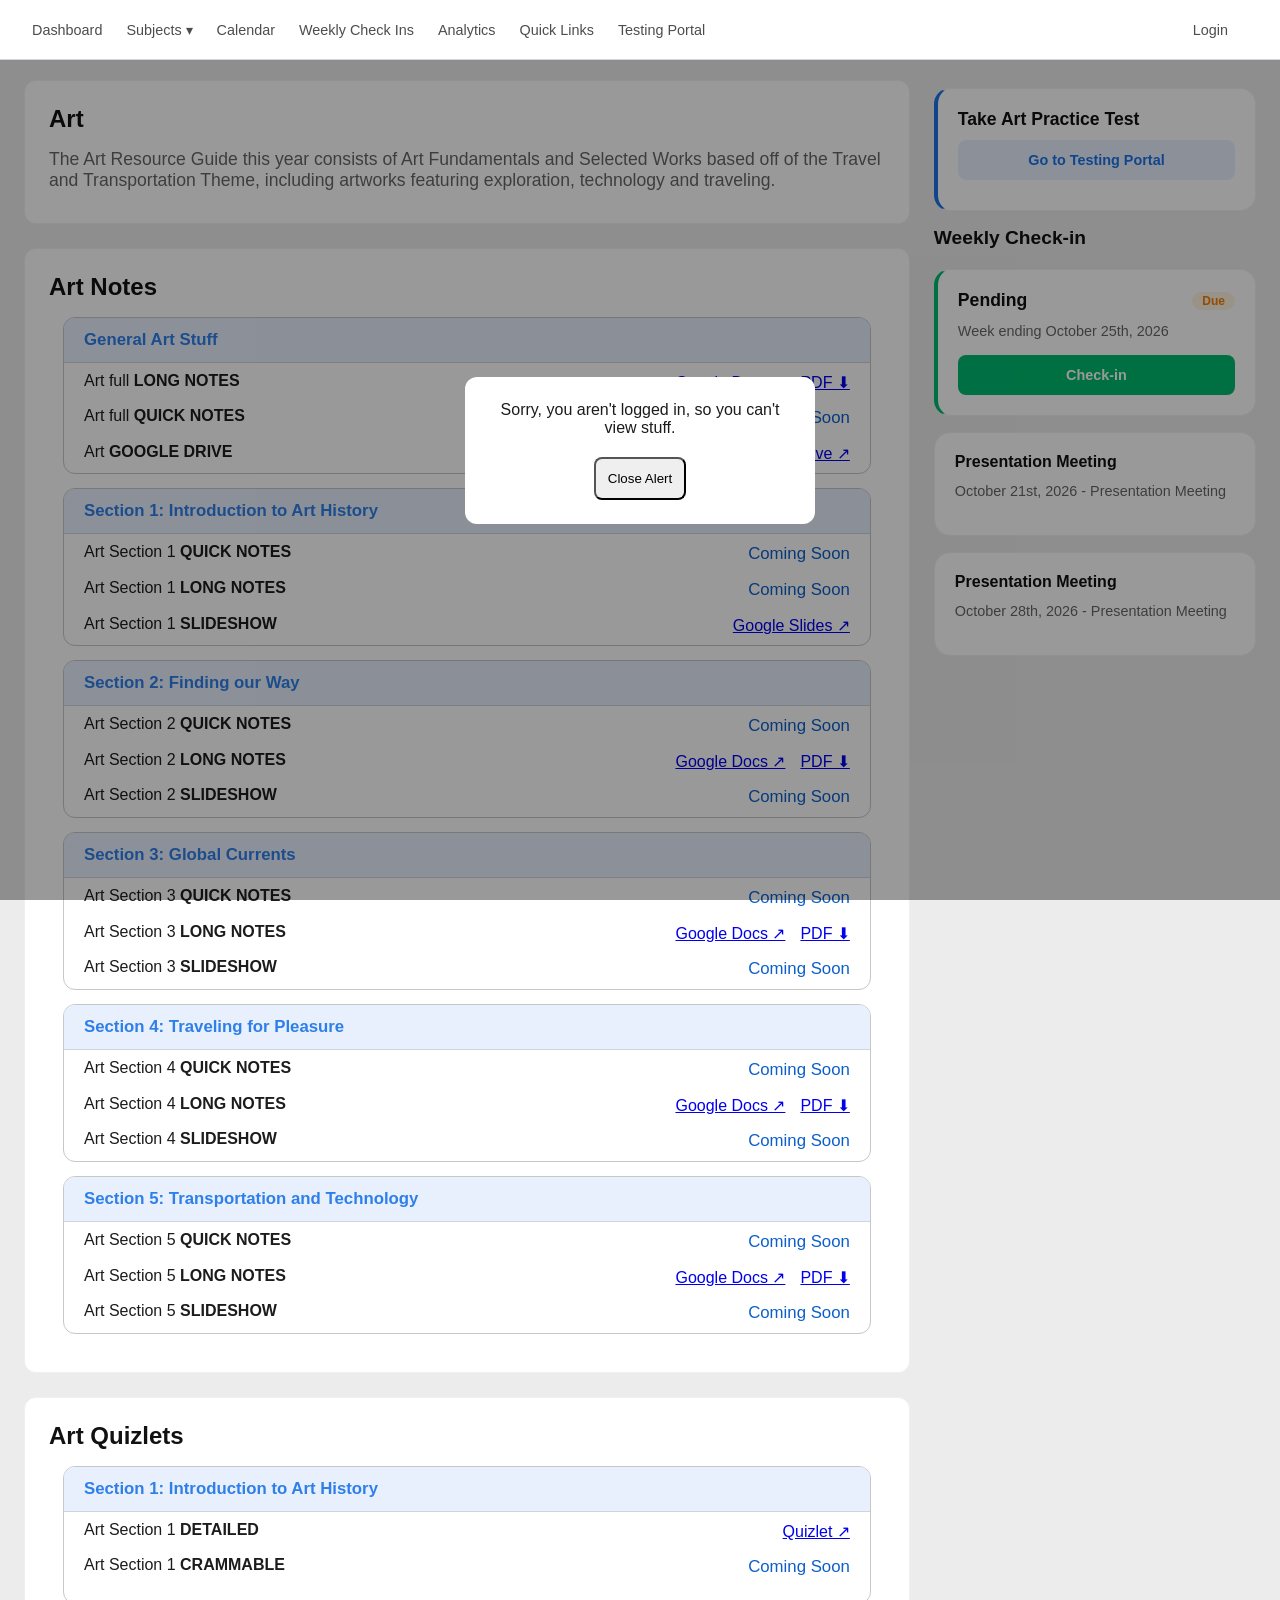
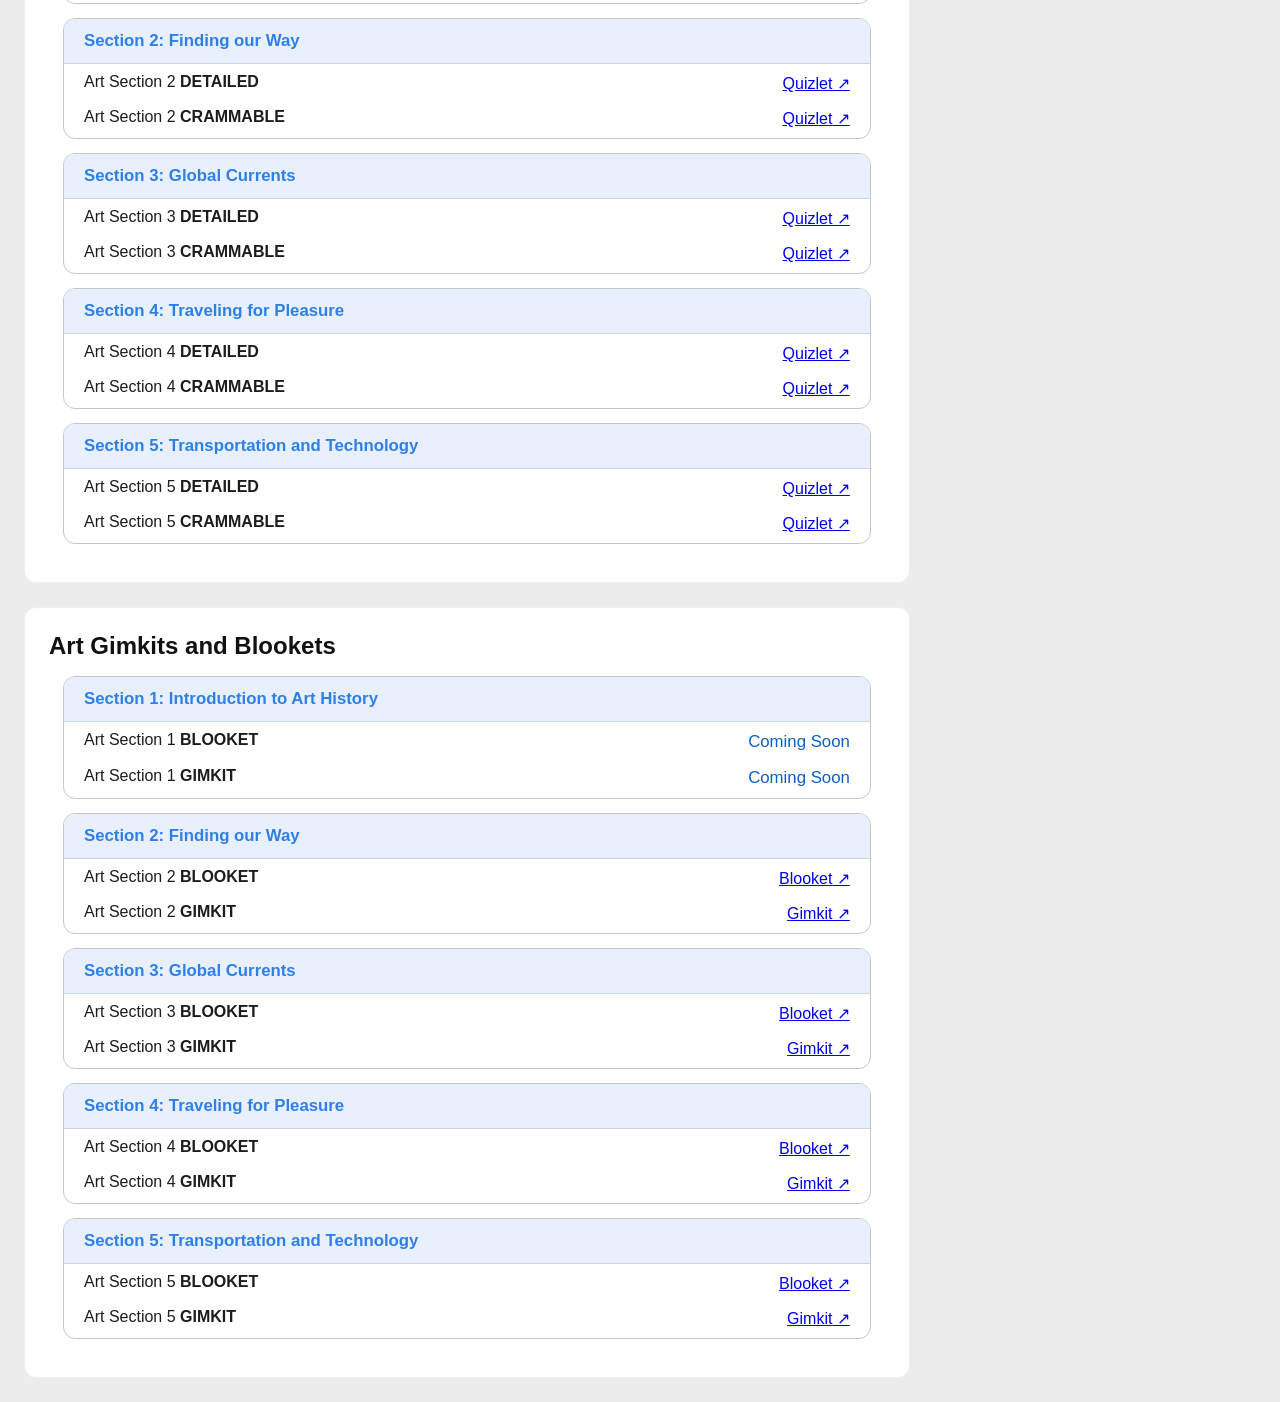
<file: html/subjects/art.html>
<!DOCTYPE html>
<html lang="en">

<!-- HEADING -->
<head>
    <meta charset="UTF-8">
    <meta name="viewport" content="width=device-width, initial-scale=1.0">
    <title>Acadec Hub - Dashboard</title>
    <link rel="stylesheet" href="../../css/main.css">
</head>

<body requiresLogin="../../index.html">
    <!-- NAVIGATION BAR -->
     <nav class="navigationBar">
        <ul class="navigationLists">

            <!-- Pages -->
            <li><a href="../../index.html">Dashboard</a></li> <!-- Current page -->

            <li class="dropdown">
                <a href="#" class="dropdownButton">Subjects ▾</a>
                <div class="dropdownSubjects">
                    <a href="art.html" class="onThisPage">Art</a>
                    <a href="econ.html">Economics</a>
                    <a href="lit.html">Literature</a>
                    <a href="math.html">Math</a>
                    <a href="music.html">Music</a>
                    <a href="sci.html">Science</a>
                    <a href="socsci.html">Social Science</a>
                </div>
            </li>

            <!-- Other pages -->

            <li><a href="../calendar.html">Calendar</a></li>
            <li><a href="../checkIn.html">Weekly Check Ins</a></li>
            <li><a href="../analytics.html">Analytics</a></li>
            <li><a href="../quickLinks.html">Quick Links</a></li>
            <li><a href="../tests.html"> Testing Portal</a></li>

            <!-- Login -->
            <li class="loginStuff"><a href="#" id="loginButton"> Login</a></li>
        </ul>
     </nav>

    <!-- MAIN CONTENT -->
     <main>
        <div class="mainContent">
            <!-- Subject Heading -->
            <section class="subjectHeading">
                <h2>Art</h2>
                <p class="subjectOverviewText">The Art Resource Guide this year consists of Art Fundamentals and Selected Works based off of the Travel and Transportation Theme, including artworks featuring exploration, technology and traveling.</p>
            </section>

            <!-- NOTES Section -->
            <section class="notes">
                <h2>Art Notes</h2>

                <!-- Notes Cards -->
                <section class="unitStuff">
                    <h3>General Art Stuff</h3>
                    <div class="notesLink"> 
                        <span class="noteLinkTitle"> Art full <b>LONG NOTES</b></span>
                            <a href="https://docs.google.com/document/d/1JFf1JPLT58Oi-LFdL7iAX9ZRITuN4akMiVHZFuP4Hzc/export?format=pdf" download class="pdfNotesLink">PDF ⬇</a>
                            <a href="https://docs.google.com/document/d/1JFf1JPLT58Oi-LFdL7iAX9ZRITuN4akMiVHZFuP4Hzc/edit?tab=t.0" class="actualNotesLink">Google Docs ↗</a><br>
                        <span class="noteLinkTitle">Art full <b>QUICK NOTES</b></span>
                        <span class="comingSoonText">Coming Soon</span><br>
                        <span class="noteLinkTitle">Art <b>GOOGLE DRIVE</b></span>
                            <a href="https://drive.google.com/drive/u/0/folders/1OiwVPwd5PBIf2oFf2z8WOsM84-9h748I" class="actualNotesLink">Google Drive ↗</a><br>
                    </div>
                </section>

                <section class="sectionText">
                    <h3>Section 1: Introduction to Art History</h3>
                    <div class="notesLink"> 
                        <span class="noteLinkTitle">Art Section 1 <b>QUICK NOTES</b></span>
                        <span class="comingSoonText">Coming Soon</span><br>
                        <span class="noteLinkTitle">Art Section 1 <b>LONG NOTES</b></span>
                        <span class="comingSoonText">Coming Soon</span><br>
                        <span class="noteLinkTitle">Art Section 1 <b>SLIDESHOW</b></span>
                            <a href="https://docs.google.com/presentation/d/1DXV2mPU4elsG_B3f4iT8BS09KpRNIeK_/edit?slide=id.p1#slide=id.p1" class="actualNotesLink">Google Slides ↗</a>
                    </div>
                </section>

                <section class="sectionText">
                    <h3>Section 2: Finding our Way</h3>
                    <div class="notesLink"> 
                        <span class="noteLinkTitle">Art Section 2 <b>QUICK NOTES</b></span>
                        <span class="comingSoonText">Coming Soon</span><br>
                        <span class="noteLinkTitle">Art Section 2 <b>LONG NOTES</b></span>
                            <a href="https://docs.google.com/document/d/1JFf1JPLT58Oi-LFdL7iAX9ZRITuN4akMiVHZFuP4Hzc/export?format=pdf" download class="pdfNotesLink">PDF ⬇</a>
                            <a href="https://docs.google.com/document/d/1JFf1JPLT58Oi-LFdL7iAX9ZRITuN4akMiVHZFuP4Hzc/edit?tab=t.v5j0wsd63rxn" class="actualNotesLink">Google Docs ↗</a><br>
                        <span class="noteLinkTitle">Art Section 2 <b>SLIDESHOW</b></span>
                        <span class="comingSoonText lastResource">Coming Soon</span><br>
                    </div>
                </section>

                <section class="sectionText">
                    <h3>Section 3: Global Currents</h3>
                    <div class="notesLink"> 
                        <span class="noteLinkTitle">Art Section 3 <b>QUICK NOTES</b></span>
                        <span class="comingSoonText">Coming Soon</span><br>
                        <span class="noteLinkTitle">Art Section 3 <b>LONG NOTES</b></span>
                            <a href="https://docs.google.com/document/d/1JFf1JPLT58Oi-LFdL7iAX9ZRITuN4akMiVHZFuP4Hzc/export?format=pdf" download class="pdfNotesLink">PDF ⬇</a>
                            <a href="https://docs.google.com/document/d/1JFf1JPLT58Oi-LFdL7iAX9ZRITuN4akMiVHZFuP4Hzc/edit?tab=t.m6diukf7o5mk" class="actualNotesLink">Google Docs ↗</a><br>
                        <span class="noteLinkTitle">Art Section 3 <b>SLIDESHOW</b></span>
                        <span class="comingSoonText lastResource">Coming Soon</span><br>
                    </div>
                </section>

                <section class="sectionText">
                    <h3>Section 4: Traveling for Pleasure</h3>
                    <div class="notesLink"> 
                        <span class="noteLinkTitle">Art Section 4 <b>QUICK NOTES</b></span>
                        <span class="comingSoonText">Coming Soon</span><br>
                        <span class="noteLinkTitle">Art Section 4 <b>LONG NOTES</b></span>
                            <a href="https://docs.google.com/document/d/1JFf1JPLT58Oi-LFdL7iAX9ZRITuN4akMiVHZFuP4Hzc/export?format=pdf" download class="pdfNotesLink">PDF ⬇</a>
                            <a href="https://docs.google.com/document/d/1JFf1JPLT58Oi-LFdL7iAX9ZRITuN4akMiVHZFuP4Hzc/edit?tab=t.t8irgv5ncef" class="actualNotesLink">Google Docs ↗</a><br>
                            <span class="noteLinkTitle">Art Section 4 <b>SLIDESHOW</b></span>
                        <span class="comingSoonText lastResource">Coming Soon</span><br>
                </section>

                <section class="sectionText">
                    <h3>Section 5: Transportation and Technology</h3>
                    <div class="notesLink"> 
                        <span class="noteLinkTitle">Art Section 5 <b>QUICK NOTES</b></span>
                        <span class="comingSoonText">Coming Soon</span><br>
                        <span class="noteLinkTitle">Art Section 5 <b>LONG NOTES</b></span>
                            <a href="https://docs.google.com/document/d/1JFf1JPLT58Oi-LFdL7iAX9ZRITuN4akMiVHZFuP4Hzc/export?format=pdf" download class="pdfNotesLink">PDF ⬇</a>
                            <a href="https://docs.google.com/document/d/1JFf1JPLT58Oi-LFdL7iAX9ZRITuN4akMiVHZFuP4Hzc/edit?tab=t.nrdsj823oys9" class="actualNotesLink">Google Docs ↗</a><br>
                            <span class="noteLinkTitle">Art Section 5 <b>SLIDESHOW</b></span>
                        <span class="comingSoonText lastResource">Coming Soon</span><br>
                </section>

            </section>

            <!-- QUIZLET Section -->
            <section class="notes">
                <h2>Art Quizlets</h2>

                <!-- Notes Cards -->
                <section class="sectionText">
                    <h3>Section 1: Introduction to Art History</h3>
                    <div class="notesLink"> 
                        <span class="noteLinkTitle">Art Section 1 <b>DETAILED</b></span>
                            <a href="https://quizlet.com/1165268927/acadec-2026-2027-art-section-1-flash-cards/?funnelUUID=80f71fe0-3a08-49a3-9f45-378690d65f14" class="actualNotesLink">Quizlet ↗</a><br>
                        <span class="noteLinkTitle">Art Section 1 <b>CRAMMABLE</b></span>
                        <span class="comingSoonText">Coming Soon</span><br>
                    </div>
                </section>

                <section class="sectionText">
                    <h3>Section 2: Finding our Way</h3>
                    <div class="notesLink"> 
                        <span class="noteLinkTitle">Art Section 2 <b>DETAILED</b></span>
                            <a href="https://quizlet.com/1195444627/acadec-2026-2027-art-section-2-flash-cards/?funnelUUID=19dfcbcc-fb4a-43da-a04d-b3860d069cc2" class="actualNotesLink">Quizlet ↗</a><br>
                        <span class="noteLinkTitle">Art Section 2 <b>CRAMMABLE</b></span>
                            <a href="https://quizlet.com/1198925561/acadec-2026-2027-art-section-2-crammable-flash-cards/" class="actualNotesLink">Quizlet ↗</a><br>
                    </div>
                </section>

                <section class="sectionText">
                    <h3>Section 3: Global Currents</h3>
                    <div class="notesLink"> 
                        <span class="noteLinkTitle">Art Section 3 <b>DETAILED</b></span>
                            <a href="https://quizlet.com/1195445288/acadec-2026-2027-art-section-3-flash-cards/?funnelUUID=fd70c6f1-7c12-4898-a25b-fc4a2ec5ace7" class="actualNotesLink">Quizlet ↗</a><br>
                        <span class="noteLinkTitle">Art Section 3 <b>CRAMMABLE</b></span>
                            <a href="https://quizlet.com/1198925824/acadec-2026-2027-art-section-3-crammable-flash-cards/?new" class="actualNotesLink">Quizlet ↗</a><br>
                    </div>
                </section>

                <section class="sectionText">
                    <h3>Section 4: Traveling for Pleasure</h3>
                    <div class="notesLink"> 
                        <span class="noteLinkTitle">Art Section 4 <b>DETAILED</b></span>
                            <a href="https://quizlet.com/1195445894/acadec-2026-2027-art-section-4-flash-cards/?funnelUUID=7d6c3447-f55b-4f08-9559-35fb076a2bbd" class="actualNotesLink">Quizlet ↗</a><br>
                        <span class="noteLinkTitle">Art Section 4 <b>CRAMMABLE</b></span>
                            <a href="https://quizlet.com/1198926049/acadec-2026-2027-art-section-4-crammable-flash-cards/?new" class="actualNotesLink">Quizlet ↗</a><br>
                    </div>
                </section>

                <section class="sectionText">
                    <h3>Section 5: Transportation and Technology</h3>
                    <div class="notesLink"> 
                        <span class="noteLinkTitle">Art Section 5 <b>DETAILED</b></span>
                            <a href="https://quizlet.com/1195446878/acadec-2026-2027-art-section-5-flash-cards/?funnelUUID=6399df12-ebb5-4df9-a6f2-e31169562195" class="actualNotesLink">Quizlet ↗</a><br>
                        <span class="noteLinkTitle">Art Section 5 <b>CRAMMABLE</b></span>
                            <a href="https://quizlet.com/1198926307/acadec-2026-2027-art-section-5-crammable-flash-cards/?funnelUUID=7b1719c1-4a05-416d-a2ec-bf67ee166c38" class="actualNotesLink">Quizlet ↗</a><br>
                    </div>
                </section>
            </section>
            

            <!-- GAME (Gimkit and Blooket) Section -->
            <section class="gameBlock">
                <h2>Art Gimkits and Blookets</h2>

                <!-- Game Cards -->
                <section class="blooketKahootBlock">
                    <h3>Section 1: Introduction to Art History</h3>
                    <div class="notesLink"> 
                        <span class="noteLinkTitle">Art Section 1 <b>BLOOKET</b></span>
                        <span class="comingSoonText">Coming Soon</span><br>
                        <span class="noteLinkTitle">Art Section 1 <b>GIMKIT</b></span>
                        <span class="comingSoonText lastResource">Coming Soon</span><br>
                </section>

                <section class="blooketKahootBlock">
                    <h3>Section 2: Finding our Way</h3>
                    <div class="notesLink"> 
                        <span class="noteLinkTitle">Art Section 2 <b>BLOOKET</b></span>
                            <a href="https://dashboard.blooket.com/set/6a944a89c923faa1d82d07ab" class="actualNotesLink">Blooket ↗</a><br>
                        <span class="noteLinkTitle">Art Section 2 <b>GIMKIT</b></span>
                            <a href="https://www.gimkit.com/view/6a945009aa30bff03cd52a92" class="actualNotesLink">Gimkit ↗</a>
                </section>

                <section class="blooketKahootBlock">
                    <h3>Section 3: Global Currents</h3>
                    <div class="notesLink"> 
                        <span class="noteLinkTitle">Art Section 3 <b>BLOOKET</b></span>
                            <a href="https://dashboard.blooket.com/set/6a944acec923faa1d82d07b3" class="actualNotesLink">Blooket ↗</a><br>
                        <span class="noteLinkTitle">Art Section 3 <b>GIMKIT</b></span>
                            <a href="https://www.gimkit.com/view/6a9451003445378f24dbe05e" class="actualNotesLink">Gimkit ↗</a>
                </section>

                <section class="blooketKahootBlock">
                    <h3>Section 4: Traveling for Pleasure</h3>
                    <div class="notesLink"> 
                        <span class="noteLinkTitle">Art Section 4 <b>BLOOKET</b></span>
                            <a href="https://dashboard.blooket.com/set/6a7aa9b2beb2a2d7bf3e6ca1" class="actualNotesLink">Blooket ↗</a><br>
                        <span class="noteLinkTitle">Art Section 4 <b>GIMKIT</b></span>
                            <a href="https://www.gimkit.com/view/6a9451172a3a0d80908879a9" class="actualNotesLink">Gimkit ↗</a>
                </section>

                <section class="blooketKahootBlock">
                    <h3>Section 5: Transportation and Technology</h3>
                    <div class="notesLink"> 
                        <span class="noteLinkTitle">Art Section 5 <b>BLOOKET</b></span>
                            <a href="https://dashboard.blooket.com/set/6a7aa9e241a346b433b6509c" class="actualNotesLink">Blooket ↗</a><br>
                        <span class="noteLinkTitle">Art Section 5 <b>GIMKIT</b></span>
                            <a href="https://www.gimkit.com/view/6a94512b8555ca60513eaf6c" class="actualNotesLink">Gimkit ↗</a>
                </section>

            </section>

        </div>

        <!-- SIDEBAR -->
        <aside class="sidebar">

            <!-- Practice Test Card -->
            <section class="practiceTestSidebarCard">
                <h3>Take Art Practice Test</h3>

                <section class="practiceTestButton">
                    <a href="../tests.html" class="suggestionButton">Go to Testing Portal</a>
                </section>

            </section>

            <!-- checkIn Card -->
            <h2>Weekly Check-in</h2>
            <section class="checkinSidebarCard"> 
                <h3>Pending</h3>
                <p class="sidebarDescription">Week ending October 25th, 2026</p>
                <a href="../checkIn.html" class="checkInButton">Check-in</a>

            </section>
            
            <!-- Events Cards -->
            <section class="eventSidebarCard">
                <h3>Presentation Meeting</h3>
                <p class="sidebarDescription">October 21st, 2026 - Presentation Meeting</p>
            </section>

            <section class="eventSidebarCard">
                <h3>Presentation Meeting</h3>
                <p class="sidebarDescription">October 28th, 2026 - Presentation Meeting</p>
            </section>
        </aside>

     </main>

     <!-- Connects JavaScript file -->
     <script src="../../java/main.js"></script>

</body>
</file>
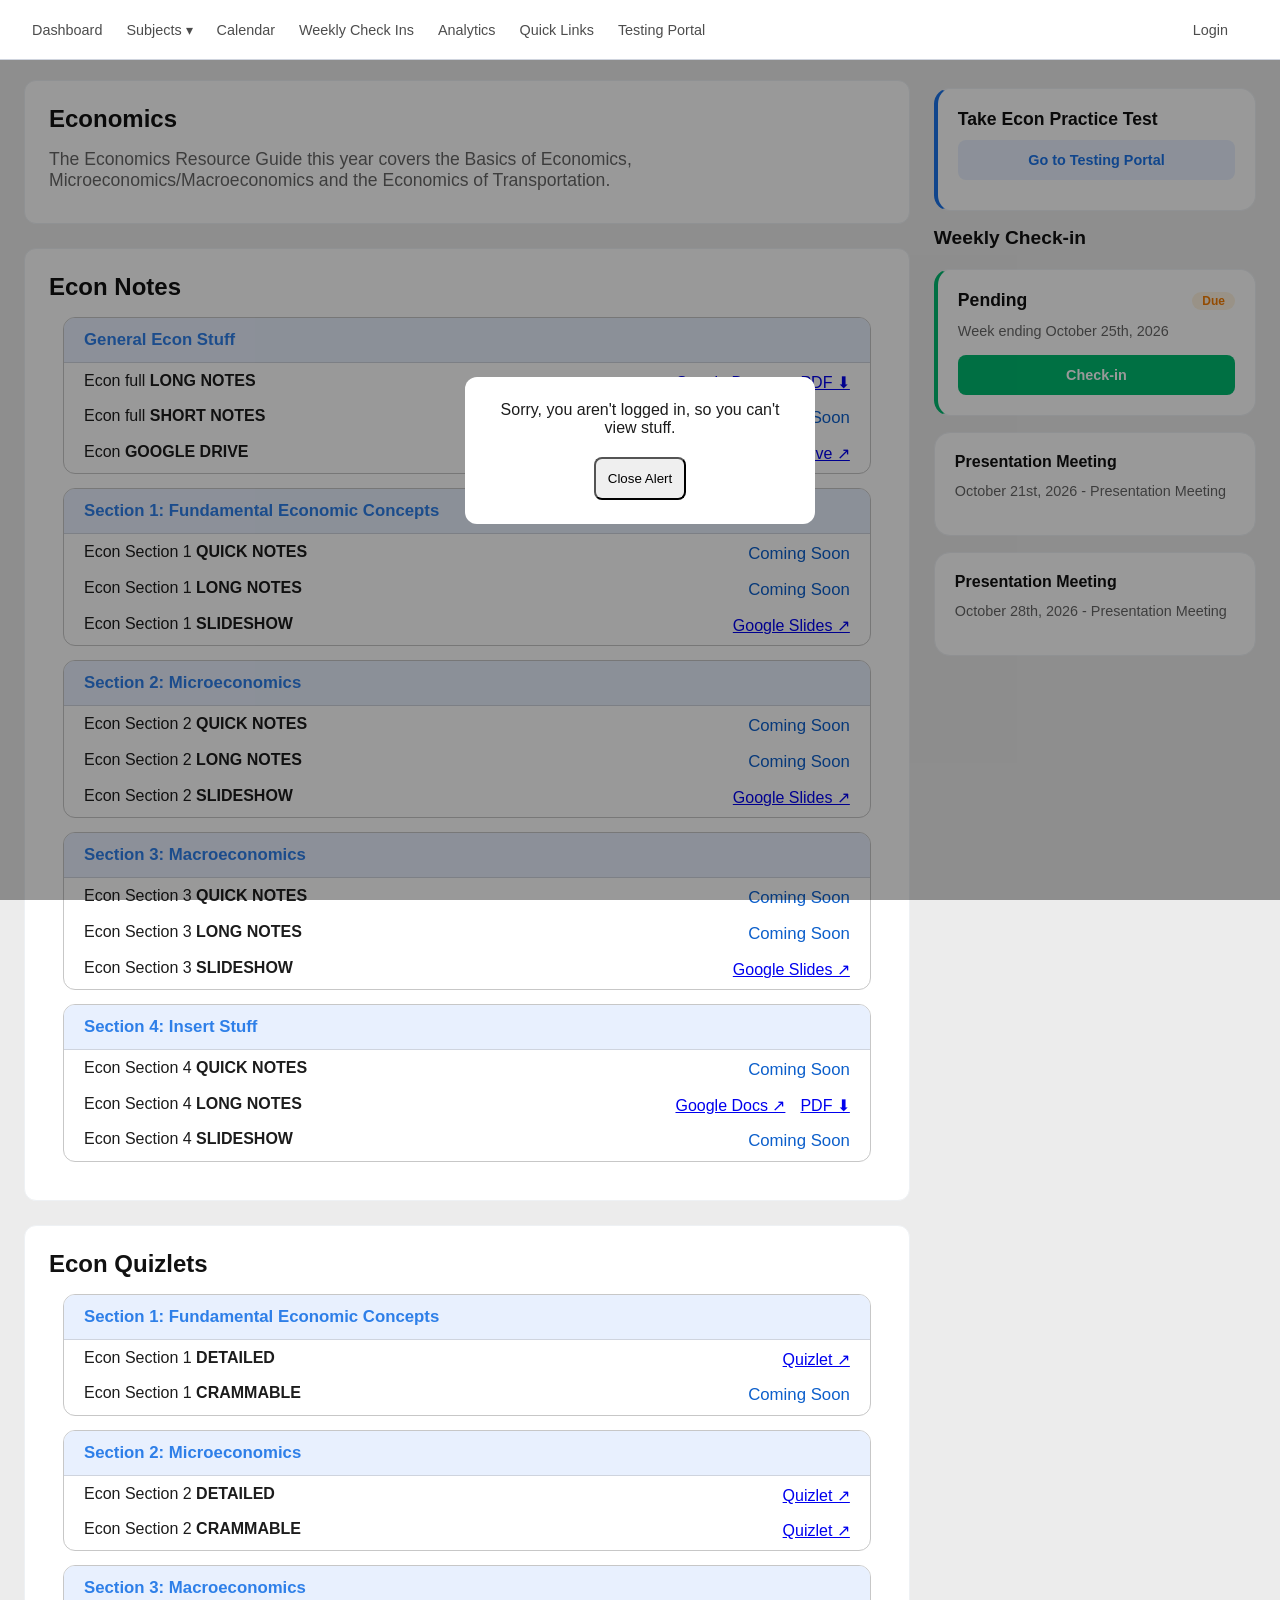
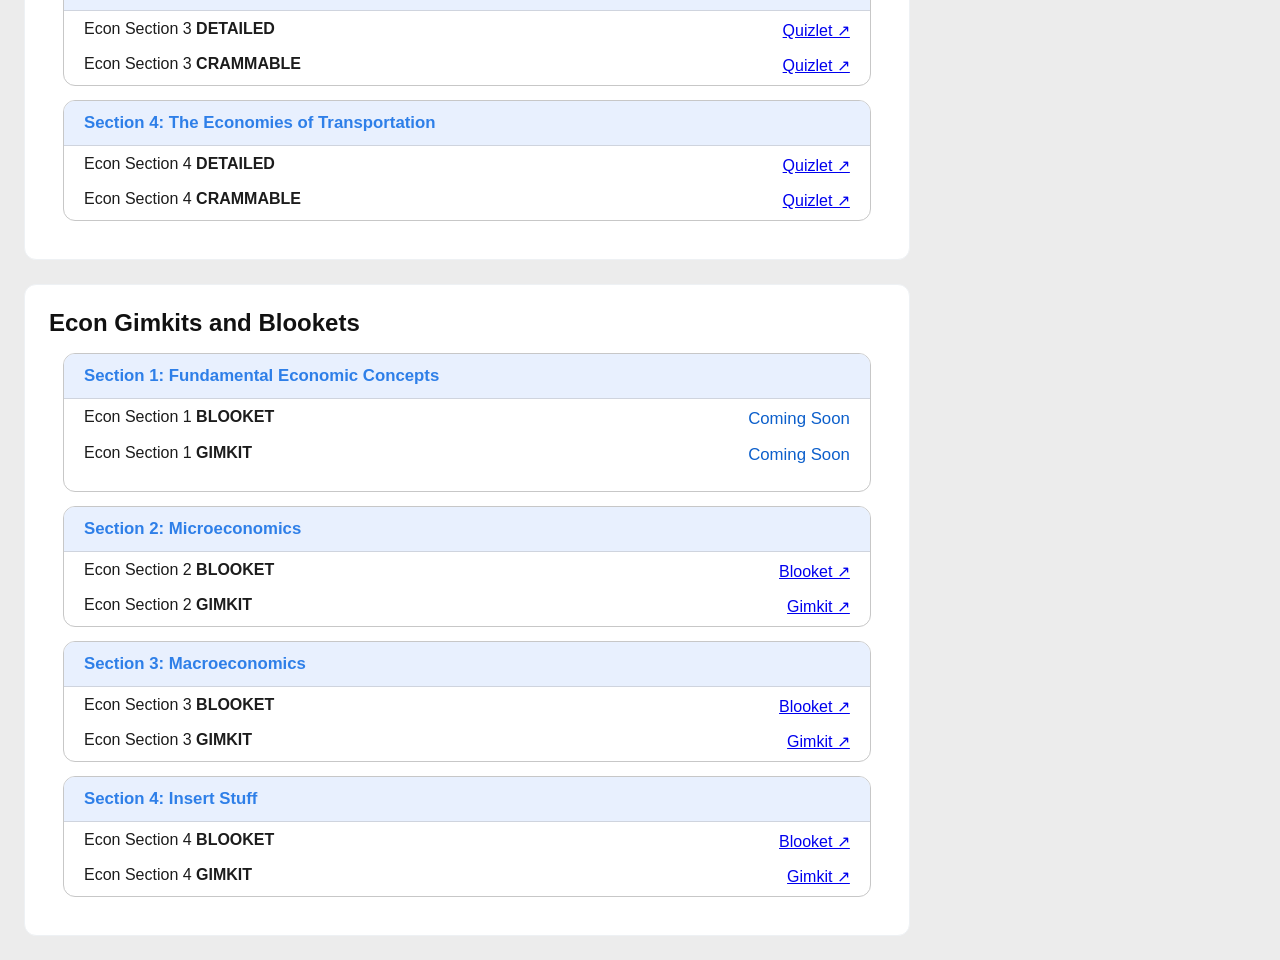
<file: html/subjects/econ.html>
<!DOCTYPE html>
<html lang="en">

<!-- HEADING -->
<head>
    <meta charset="UTF-8">
    <meta name="viewport" content="width=device-width, initial-scale=1.0">
    <title>Acadec Hub - Dashboard</title>
    <link rel="stylesheet" href="../../css/main.css">
</head>

<body requiresLogin="../../index.html">
    <!-- NAVIGATION BAR -->
     <nav class="navigationBar">
        <ul class="navigationLists">

            <!-- Pages -->
            <li><a href="../../index.html">Dashboard</a></li> <!-- Current page -->

            <li class="dropdown">
                <a href="#" class="dropdownButton">Subjects ▾</a>
                <div class="dropdownSubjects">
                    <a href="art.html">Art</a>
                    <a href="econ.html" class="onThisPage">Economics</a>
                    <a href="lit.html">Literature</a>
                    <a href="math.html">Math</a>
                    <a href="music.html">Music</a>
                    <a href="sci.html">Science</a>
                    <a href="socsci.html">Social Science</a>
                </div>
            </li>

            <!-- Other pages -->
            <li><a href="../calendar.html">Calendar</a></li>
            <li><a href="../checkIn.html">Weekly Check Ins</a></li>
            <li><a href="../analytics.html">Analytics</a></li>
            <li><a href="../quickLinks.html">Quick Links</a></li>
            <li><a href="../tests.html"> Testing Portal</a></li>

            <!-- Login -->
            <li class="loginStuff"><a href="#" id="loginButton"> Login</a></li>
        </ul>
     </nav>

    <!-- MAIN CONTENT -->
     <main>
        <div class="mainContent">
            <!-- Subject Heading -->
            <section class="subjectHeading">
                <h2>Economics</h2>
                <p class="subjectOverviewText">The Economics Resource Guide this year covers the Basics of Economics, Microeconomics/Macroeconomics and the Economics of Transportation.</p>
                <p></p>
            </section>

            <!-- NOTES Section -->
            <section class="notes">
                <h2>Econ Notes</h2>

                <!-- Notes Cards -->
                <section class="unitStuff">
                    <h3>General Econ Stuff</h3>
                    <div class="notesLink"> 
                        <span class="noteLinkTitle"> Econ full <b>LONG NOTES</b></span>
                            <a href="https://docs.google.com/document/d/1S77RWUbO1TU3Od0Dnzonk2Yyus1aSVttQM93u0k23Rk/export?format=pdf" download class="pdfNotesLink">PDF ⬇</a>
                            <a href="https://docs.google.com/document/d/1S77RWUbO1TU3Od0Dnzonk2Yyus1aSVttQM93u0k23Rk/edit?tab=t.0" class="actualNotesLink">Google Docs ↗</a><br>
                        <span class="noteLinkTitle">Econ full <b> SHORT NOTES</b></span>
                        <span class="comingSoonText">Coming Soon</span><br>
                        <span class="noteLinkTitle">Econ <b>GOOGLE DRIVE</b></span>
                            <a href="https://drive.google.com/drive/u/0/folders/137NkHpb1soGG94Qj92_Cyn8v2rfW4fjj" class="actualNotesLink">Google Drive ↗</a><br>
                    </div>
                </section>

                <section class="sectionText">
                    <h3>Section 1: Fundamental Economic Concepts</h3>
                    <div class="notesLink"> 
                        <span class="noteLinkTitle">Econ Section 1 <b>QUICK NOTES</b></span>
                        <span class="comingSoonText">Coming Soon</span><br>
                        <span class="noteLinkTitle">Econ Section 1 <b>LONG NOTES</b></span>
                        <span class="comingSoonText">Coming Soon</span><br>
                        <span class="noteLinkTitle">Econ Section 1 <b>SLIDESHOW</b></span>
                            <a href="https://docs.google.com/presentation/d/1Na2fsCgkPUOwQ0wpF4APlbA3ozPLLD1m/edit?slide=id.p1#slide=id.p1" class="actualNotesLink">Google Slides ↗</a>
                    </div>
                </section>

                <section class="sectionText">
                    <h3>Section 2: Microeconomics</h3>
                    <div class="notesLink"> 
                        <span class="noteLinkTitle">Econ Section 2 <b>QUICK NOTES</b></span>
                        <span class="comingSoonText">Coming Soon</span><br>
                        <span class="noteLinkTitle">Econ Section 2 <b>LONG NOTES</b></span>
                        <span class="comingSoonText">Coming Soon</span><br>
                        <span class="noteLinkTitle">Econ Section 2 <b>SLIDESHOW</b></span>
                            <a href="https://docs.google.com/presentation/d/1qZlRih5v6quw7BmCAK-dOMaYJu09h_uB/edit?usp=drive_web&ouid=103809853114019024173&rtpof=true" class="actualNotesLink">Google Slides ↗</a>
                    </div>
                </section>

                <section class="sectionText">
                    <h3>Section 3: Macroeconomics</h3>
                    <div class="notesLink"> 
                        <span class="noteLinkTitle">Econ Section 3 <b>QUICK NOTES</b></span>
                        <span class="comingSoonText">Coming Soon</span><br>
                        <span class="noteLinkTitle">Econ Section 3 <b>LONG NOTES</b></span>
                        <span class="comingSoonText">Coming Soon</span><br>
                        <span class="noteLinkTitle">Econ Section 3 <b>SLIDESHOW</b></span>
                            <a href="https://docs.google.com/presentation/d/1F55YrfAeqleGU2dqMsh7zk_EiEOnvi66/edit" class="actualNotesLink">Google Slides ↗</a>
                    </div>
                </section>

                <section class="sectionText">
                    <h3>Section 4: Insert Stuff</h3>
                    <div class="notesLink"> 
                        <span class="noteLinkTitle">Econ Section 4 <b>QUICK NOTES</b></span>
                        <span class="comingSoonText">Coming Soon</span><br>
                        <span class="noteLinkTitle">Econ Section 4 <b>LONG NOTES</b></span>
                            <a href="https://docs.google.com/document/d/1S77RWUbO1TU3Od0Dnzonk2Yyus1aSVttQM93u0k23Rk/export?format=pdf" download class="pdfNotesLink">PDF ⬇</a>
                            <a href="https://docs.google.com/document/d/1S77RWUbO1TU3Od0Dnzonk2Yyus1aSVttQM93u0k23Rk/edit?tab=t.0" class="actualNotesLink">Google Docs ↗</a><br>
                        <span class="noteLinkTitle">Econ Section 4 <b>SLIDESHOW</b></span>
                        <span class="comingSoonText lastResource">Coming Soon</span><br>
                </section>

            </section>

            <!-- QUIZLET Section -->
            <section class="notes">
                <h2>Econ Quizlets</h2>

                <!-- Notes Cards -->
                <section class="sectionText">
                    <h3>Section 1: Fundamental Economic Concepts</h3>
                    <div class="notesLink"> 
                        <span class="noteLinkTitle">Econ Section 1 <b>DETAILED</b></span>
                            <a href="https://quizlet.com/1165269252/acadec-2026-2027-economics-section-1-flash-cards/?funnelUUID=ba07098a-59f2-489c-996b-d3c677150fc8" class="actualNotesLink">Quizlet ↗</a><br>
                        <span class="noteLinkTitle">Econ Section 1 <b>CRAMMABLE</b></span>
                        <span class="comingSoonText lastResource">Coming Soon</span><br>
                    </div>
                </section>

                <section class="sectionText">
                    <h3>Section 2: Microeconomics</h3>
                    <div class="notesLink"> 
                        <span class="noteLinkTitle">Econ Section 2 <b>DETAILED</b></span>
                            <a href="https://quizlet.com/1202530744/acadec-2026-2027-economics-section-2-flash-cards/?new" class="actualNotesLink">Quizlet ↗</a><br>
                        <span class="noteLinkTitle">Econ Section 2 <b>CRAMMABLE</b></span>
                            <a href="https://quizlet.com/1202520832/acadec-2026-2027-economics-section-2-crammable-flash-cards/?funnelUUID=e5c9f4b5-26c0-4156-bb59-b39cb48c0461" class="actualNotesLink">Quizlet ↗</a><br>
                    </div>
                </section>

                <section class="sectionText">
                    <h3>Section 3: Macroeconomics</h3>
                    <div class="notesLink"> 
                        <span class="noteLinkTitle">Econ Section 3 <b>DETAILED</b></span>
                            <a href="https://quizlet.com/1202485325/acadec-2026-2027-economics-section-3-flash-cards/?funnelUUID=7fc492d0-df1d-49b8-9d06-7e911397c453" class="actualNotesLink">Quizlet ↗</a><br>
                        <span class="noteLinkTitle">Econ Section 3 <b>CRAMMABLE</b></span>
                            <a href="https://quizlet.com/1202522181/acadec-2026-2027-economics-section-3-crammable-flash-cards/?funnelUUID=d1835879-369e-4e83-91c4-a54c096a8eca" class="actualNotesLink">Quizlet ↗</a><br>
                    </div>
                </section>

                <section class="sectionText">
                    <h3>Section 4: The Economies of Transportation</h3>
                    <div class="notesLink"> 
                        <span class="noteLinkTitle">Econ Section 4 <b>DETAILED</b></span>
                            <a href="https://quizlet.com/1202415143/acadec-2026-2027-economics-section-4-flash-cards/?funnelUUID=e4c5c86a-e34f-4571-8cf6-a5988a0da63f" class="actualNotesLink">Quizlet ↗</a><br>
                        <span class="noteLinkTitle">Econ Section 4 <b>CRAMMABLE</b></span>
                            <a href="https://quizlet.com/1202522252/acadec-2026-2027-economics-section-4-crammable-flash-cards/?funnelUUID=26e4547c-be52-4d64-85d8-0f24cefd103a" class="actualNotesLink">Quizlet ↗</a><br>
                    </div>
                </section>
            </section>

            <!-- GAME (Kahoot and Blooket) Section -->
            <section class="gameBlock">
                <h2>Econ Gimkits and Blookets</h2>

                <!-- Game Cards -->
                <section class="blooketKahootBlock">
                    <h3>Section 1: Fundamental Economic Concepts</h3>
                    <div class="notesLink"> 
                        <span class="noteLinkTitle">Econ Section 1 <b>BLOOKET</b></span>
                        <span class="comingSoonText">Coming Soon</span><br>
                        <span class="noteLinkTitle">Econ Section 1 <b>GIMKIT</b></span>
                        <span class="comingSoonText">Coming Soon</span><br>
                </section>

                <section class="blooketKahootBlock">
                    <h3>Section 2: Microeconomics</h3>
                    <div class="notesLink"> 
                        <span class="noteLinkTitle">Econ Section 2 <b>BLOOKET</b></span>
                            <a href="https://dashboard.blooket.com/set/6a90ca84cf4153f2784ba2c1" class="actualNotesLink">Blooket ↗</a><br>
                        <span class="noteLinkTitle">Econ Section 2 <b>GIMKIT</b></span>
                            <a href="https://www.gimkit.com/view/6a9455b18555ca6051442606" class="actualNotesLink">Gimkit ↗</a>
                </section>

                <section class="blooketKahootBlock">
                    <h3>Section 3: Macroeconomics</h3>
                    <div class="notesLink"> 
                        <span class="noteLinkTitle">Econ Section 3 <b>BLOOKET</b></span>
                            <a href="https://dashboard.blooket.com/set/6a90cb9300dba6677f20c5ce" class="actualNotesLink">Blooket ↗</a><br>
                        <span class="noteLinkTitle">Econ Section 3 <b>GIMKIT</b></span>
                            <a href="https://www.gimkit.com/view/6a9455d28555ca6051444c2f" class="actualNotesLink">Gimkit ↗</a>
                </section>

                <section class="blooketKahootBlock">
                    <h3>Section 4: Insert Stuff</h3>
                    <div class="notesLink"> 
                        <span class="noteLinkTitle">Econ Section 4 <b>BLOOKET</b></span>
                            <a href="https://dashboard.blooket.com/set/6a90cbaa4a716c9ea2dbb307" class="actualNotesLink">Blooket ↗</a><br>
                        <span class="noteLinkTitle">Econ Section 4 <b>GIMKIT</b></span>
                            <a href="https://www.gimkit.com/view/6a9455ee3445378f24e1d8bd" class="actualNotesLink">Gimkit ↗</a>
                </section>

            </section>

        </div>

        <!-- SIDEBAR -->
        <aside class="sidebar">

            <!-- Practice Test Card -->
            <section class="practiceTestSidebarCard">
                <h3>Take Econ Practice Test</h3>

                <section class="practiceTestButton">
                    <a href="../tests.html" class="suggestionButton">Go to Testing Portal</a>
                </section>

            </section>

            <!-- checkIn Card -->
            <h2>Weekly Check-in</h2>
            <section class="checkinSidebarCard"> 
                <h3>Pending</h3>
                <p class="sidebarDescription">Week ending October 25th, 2026</p>
                <a href="../checkIn.html" class="checkInButton">Check-in</a>

            </section>
            
            <!-- Events Cards -->
            <section class="eventSidebarCard">
                <h3>Presentation Meeting</h3>
                <p class="sidebarDescription">October 21st, 2026 - Presentation Meeting</p>
            </section>

            <section class="eventSidebarCard">
                <h3>Presentation Meeting</h3>
                <p class="sidebarDescription">October 28th, 2026 - Presentation Meeting</p>
            </section>
        </aside>

     </main>

     <!-- Connects JavaScript file -->
     <script src="../../java/main.js"></script>

</body>
</file>
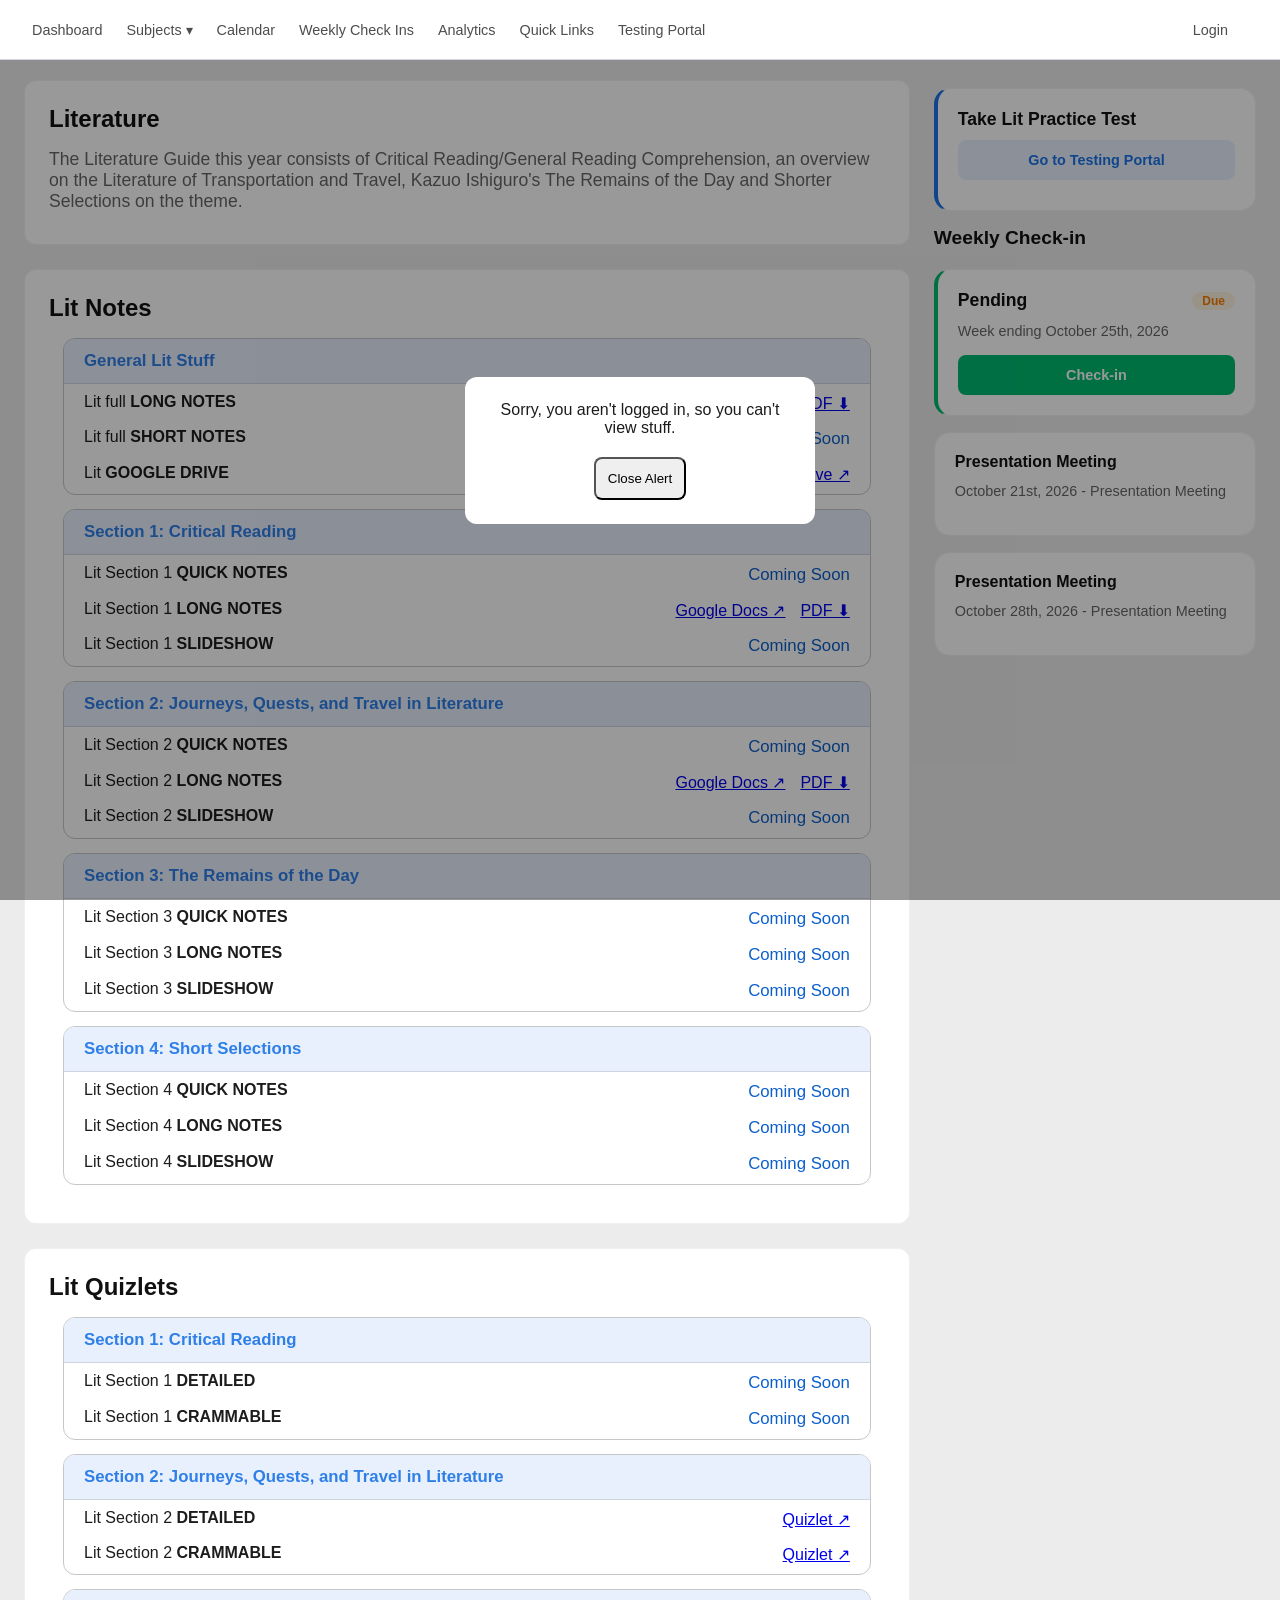
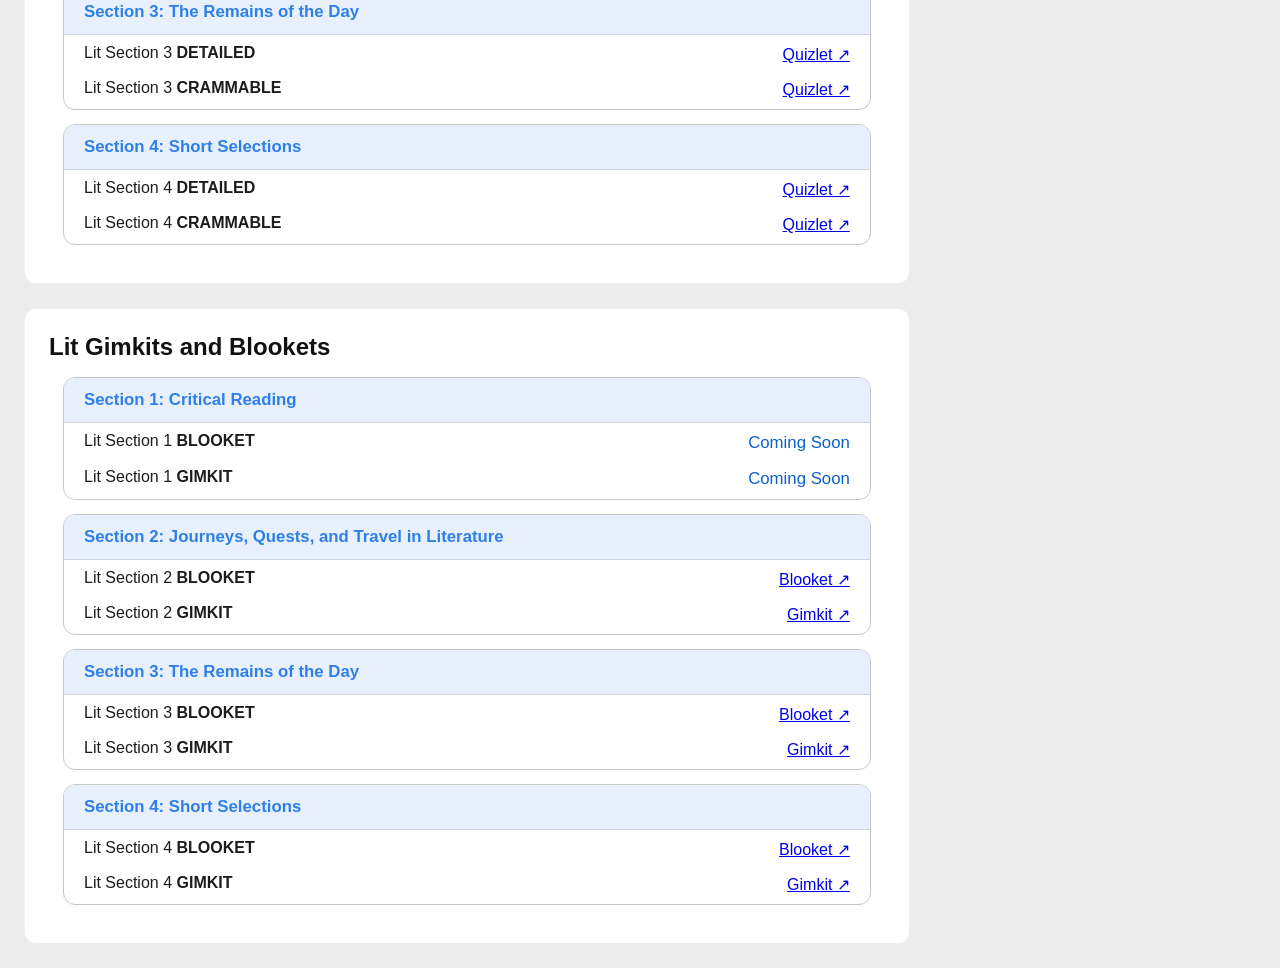
<file: html/subjects/lit.html>
<!DOCTYPE html>
<html lang="en">

<!-- HEADING -->
<head>
    <meta charset="UTF-8">
    <meta name="viewport" content="width=device-width, initial-scale=1.0">
    <title>Acadec Hub - Dashboard</title>
    <link rel="stylesheet" href="../../css/main.css">
</head>

<body requiresLogin="../../index.html">
    <!-- NAVIGATION BAR -->
     <nav class="navigationBar">
        <ul class="navigationLists">

            <!-- Pages -->
            <li><a href="../../index.html">Dashboard</a></li> <!-- Current page -->

            <li class="dropdown">
                <a href="#" class="dropdownButton">Subjects ▾</a>
                <div class="dropdownSubjects">
                    <a href="art.html">Art</a>
                    <a href="econ.html">Economics</a>
                    <a href="lit.html" class="onThisPage">Literature</a>
                    <a href="math.html">Math</a>
                    <a href="music.html">Music</a>
                    <a href="sci.html">Science</a>
                    <a href="socsci.html">Social Science</a>
                </div>
            </li>

            <!-- Other pages -->
            <li><a href="../calendar.html">Calendar</a></li>
            <li><a href="../checkIn.html">Weekly Check Ins</a></li>
            <li><a href="../analytics.html">Analytics</a></li>
            <li><a href="../quickLinks.html">Quick Links</a></li>
            <li><a href="../tests.html"> Testing Portal</a></li>

            <!-- Login -->
            <li class="loginStuff"><a href="#" id="loginButton"> Login</a></li>
        </ul>
     </nav>

    <!-- MAIN CONTENT -->
     <main>
        <div class="mainContent">
            <!-- Subject Heading -->
            <section class="subjectHeading">
                <h2>Literature</h2>
                <p class="subjectOverviewText">The Literature Guide this year consists of Critical Reading/General Reading Comprehension, an overview on the Literature of Transportation and Travel, Kazuo Ishiguro's The Remains of the Day and Shorter Selections on the theme.</p>
            </section>

            <!-- NOTES Section -->
            <section class="notes">
                <h2>Lit Notes</h2>

                <!-- Notes Cards -->
                <section class="unitStuff">
                    <h3>General Lit Stuff</h3>
                    <div class="notesLink"> 
                        <span class="noteLinkTitle"> Lit full <b>LONG NOTES</b></span>
                            <a href="https://docs.google.com/document/d/1HGSGQmpyJYag7MpOWE4m1mispOiNpgm85mLuOX0jXWI/export?format=pdf" download class="pdfNotesLink">PDF ⬇</a>
                            <a href="https://docs.google.com/document/d/1HGSGQmpyJYag7MpOWE4m1mispOiNpgm85mLuOX0jXWI/edit?tab=t.0" class="actualNotesLink">Google Docs ↗</a><br>
                        <span class="noteLinkTitle">Lit full <b> SHORT NOTES</b></span>
                        <span class="comingSoonText">Coming Soon</span><br>
                        <span class="noteLinkTitle">Lit <b>GOOGLE DRIVE</b></span>
                            <a href="https://drive.google.com/drive/u/0/folders/1kTEVBn5NBKVz33r1fE3XfVVpNtYOOn0Z" class="actualNotesLink">Google Drive ↗</a><br>
                    </div>
                </section>

                <section class="sectionText">
                    <h3>Section 1: Critical Reading</h3>
                    <div class="notesLink"> 
                        <span class="noteLinkTitle">Lit Section 1 <b>QUICK NOTES</b></span>
                         <span class="comingSoonText">Coming Soon</span><br>
                        <span class="noteLinkTitle">Lit Section 1 <b>LONG NOTES</b></span>
                            <a href="https://docs.google.com/document/d/1HGSGQmpyJYag7MpOWE4m1mispOiNpgm85mLuOX0jXWI/export?format=pdf" download class="pdfNotesLink">PDF ⬇</a>
                            <a href="https://docs.google.com/document/d/1HGSGQmpyJYag7MpOWE4m1mispOiNpgm85mLuOX0jXWI/edit?tab=t.0" class="actualNotesLink">Google Docs ↗</a><br>
                        <span class="noteLinkTitle">Lit Section 1 <b>SLIDESHOW</b></span>
                        <span class="comingSoonText lastResource">Coming Soon</span><br>
                    </div>
                </section>

                <section class="sectionText">
                    <h3>Section 2: Journeys, Quests, and Travel in Literature</h3>
                    <div class="notesLink"> 
                        <span class="noteLinkTitle">Lit Section 2 <b>QUICK NOTES</b></span>
                         <span class="comingSoonText">Coming Soon</span><br>
                        <span class="noteLinkTitle">Lit Section 2 <b>LONG NOTES</b></span>
                            <a href="https://docs.google.com/document/d/1HGSGQmpyJYag7MpOWE4m1mispOiNpgm85mLuOX0jXWI/export?format=pdf" download class="pdfNotesLink">PDF ⬇</a>
                            <a href="https://docs.google.com/document/d/1HGSGQmpyJYag7MpOWE4m1mispOiNpgm85mLuOX0jXWI/edit?tab=t.0" class="actualNotesLink">Google Docs ↗</a><br>
                        <span class="noteLinkTitle">Lit Section 2 <b>SLIDESHOW</b></span>
                        <span class="comingSoonText lastResource">Coming Soon</span><br>
                    </div>
                </section>

                <section class="sectionText">
                    <h3>Section 3: The Remains of the Day</h3>
                    <div class="notesLink"> 
                        <span class="noteLinkTitle">Lit Section 3 <b>QUICK NOTES</b></span>
                        <span class="comingSoonText">Coming Soon</span><br>
                        <span class="noteLinkTitle">Lit Section 3 <b>LONG NOTES</b></span>
                        <span class="comingSoonText">Coming Soon</span><br>
                        <span class="noteLinkTitle">Lit Section 3 <b>SLIDESHOW</b></span>
                        <span class="comingSoonText lastResource">Coming Soon</span><br>
                    </div>
                </section>

                <section class="sectionText">
                    <h3>Section 4: Short Selections</h3>
                    <div class="notesLink"> 
                        <span class="noteLinkTitle">Lit Section 4 <b>QUICK NOTES</b></span>
                        <span class="comingSoonText">Coming Soon</span><br>
                        <span class="noteLinkTitle">Lit Section 4 <b>LONG NOTES</b></span>
                        <span class="comingSoonText">Coming Soon</span><br>
                        <span class="noteLinkTitle">Lit Section 4 <b>SLIDESHOW</b></span>
                        <span class="comingSoonText lastResource">Coming Soon</span><br>
                </section>

            </section>

            <!-- QUIZLET Section -->
            <section class="notes">
                <h2>Lit Quizlets</h2>

                <!-- Notes Cards -->
                <section class="sectionText">
                    <h3>Section 1: Critical Reading</h3>
                    <div class="notesLink"> 
                        <span class="noteLinkTitle">Lit Section 1 <b>DETAILED</b></span>
                        <span class="comingSoonText">Coming Soon</span><br>
                        <span class="noteLinkTitle">Lit Section 1 <b>CRAMMABLE</b></span>
                        <span class="comingSoonText lastResource">Coming Soon</span><br>
                    </div>
                </section>

                <section class="sectionText">
                    <h3>Section 2: Journeys, Quests, and Travel in Literature</h3>
                    <div class="notesLink"> 
                        <span class="noteLinkTitle">Lit Section 2 <b>DETAILED</b></span>
                            <a href="https://quizlet.com/1201538655/acadec-2026-2027-literature-section-2-flash-cards/?funnelUUID=538b2f2e-3cd0-4b88-a05d-032cd040ea11" class="actualNotesLink">Quizlet ↗</a><br>
                        <span class="noteLinkTitle">Lit Section 2 <b>CRAMMABLE</b></span>
                            <a href="https://quizlet.com/1202244668/acadec-2026-2027-literature-section-2-crammable-flash-cards/?funnelUUID=53286034-3abf-4954-8ec0-d22b3a150ca5" class="actualNotesLink">Quizlet ↗</a><br>
                    </div>
                </section>

                <section class="sectionText">
                    <h3>Section 3: The Remains of the Day</h3>
                    <div class="notesLink"> 
                        <span class="noteLinkTitle">Lit Section 3 <b>DETAILED</b></span>
                            <a href="https://quizlet.com/1201538901/acadec-2026-2027-literature-section-3-flash-cards/?funnelUUID=22415b18-cd89-42a1-b454-e163ee14226c7" class="actualNotesLink">Quizlet ↗</a><br>
                        <span class="noteLinkTitle">Lit Section 3 <b>CRAMMABLE</b></span>
                            <a href="https://quizlet.com/1202243504/acadec-2026-2027-literature-section-3-crammable-flash-cards/?new" class="actualNotesLink">Quizlet ↗</a><br>
                    </div>
                </section>

                <section class="sectionText">
                    <h3>Section 4: Short Selections</h3>
                    <div class="notesLink"> 
                        <span class="noteLinkTitle">Lit Section 4 <b>DETAILED</b></span>
                            <a href="https://quizlet.com/1201543883/acadec-2026-2027-literature-section-4-flash-cards/?funnelUUID=a7e3f601-b9d2-4b81-8b18-1c035c13c377" class="actualNotesLink">Quizlet ↗</a><br>
                        <span class="noteLinkTitle">Lit Section 4 <b>CRAMMABLE</b></span>
                            <a href="https://quizlet.com/1202243961/acadec-2026-2027-literature-section-4-crammable-flash-cards/?funnelUUID=0d96ab7a-f611-4731-81ae-220e10b9263e" class="actualNotesLink">Quizlet ↗</a><br>
                    </div>
                </section>
            </section>

            <!-- GAME (Kahoot and Blooket) Section -->
            <section class="gameBlock">
                <h2>Lit Gimkits and Blookets</h2>

                <!-- Game Cards -->
                <section class="blooketKahootBlock">
                    <h3>Section 1: Critical Reading</h3>
                    <div class="notesLink"> 
                        <span class="noteLinkTitle">Lit Section 1 <b>BLOOKET</b></span>
                        <span class="comingSoonText">Coming Soon</span><br>
                        <span class="noteLinkTitle">Lit Section 1 <b>GIMKIT</b></span>
                        <span class="comingSoonText lastResource">Coming Soon</span><br>
                </section>

                <section class="blooketKahootBlock">
                    <h3>Section 2: Journeys, Quests, and Travel in Literature</h3>
                    <div class="notesLink"> 
                        <span class="noteLinkTitle">Lit Section 2 <b>BLOOKET</b></span>
                            <a href="https://dashboard.blooket.com/set/6a8fa7bc0c51e182df479977" class="actualNotesLink">Blooket ↗</a><br>
                        <span class="noteLinkTitle">Lit Section 2 <b>GIMKIT</b></span>
                            <a href="https://www.gimkit.com/view/6a945352aa30bff03cd8ca5e" class="actualNotesLink">Gimkit ↗</a>
                </section>

                <section class="blooketKahootBlock">
                    <h3>Section 3: The Remains of the Day</h3>
                    <div class="notesLink"> 
                        <span class="noteLinkTitle">Lit Section 3 <b>BLOOKET</b></span>
                            <a href="https://dashboard.blooket.com/set/6a8fa7ea0c51e182df47997e" class="actualNotesLink">Blooket ↗</a><br>
                        <span class="noteLinkTitle">Lit Section 3 <b>GIMKIT</b></span>
                            <a href="https://www.gimkit.com/view/6a9453d22a3a0d80908bc6b5" class="actualNotesLink">Gimkit ↗</a>
                </section>

                <section class="blooketKahootBlock">
                    <h3>Section 4: Short Selections</h3>
                    <div class="notesLink"> 
                        <span class="noteLinkTitle">Lit Section 4 <b>BLOOKET</b></span>
                            <a href="https://dashboard.blooket.com/set/6a8fa8a70c51e182df47999f" class="actualNotesLink">Blooket ↗</a><br>
                        <span class="noteLinkTitle">Lit Section 4 <b>GIMKIT</b></span>
                            <a href="https://www.gimkit.com/view/6a9453f23445378f24df72fb" class="actualNotesLink">Gimkit ↗</a>
                </section>

            </section>

        </div>

        <!-- SIDEBAR -->
        <aside class="sidebar">

            <!-- Practice Test Card -->
            <section class="practiceTestSidebarCard">
                <h3>Take Lit Practice Test</h3>

                <section class="practiceTestButton">
                    <a href="../tests.html" class="suggestionButton">Go to Testing Portal</a>
                </section>

            </section>

            <!-- checkIn Card -->
            <h2>Weekly Check-in</h2>
            <section class="checkinSidebarCard"> 
                <h3>Pending</h3>
                <p class="sidebarDescription">Week ending October 25th, 2026</p>
                <a href="../checkIn.html" class="checkInButton">Check-in</a>

            </section>
            
            <!-- Events Cards -->
            <section class="eventSidebarCard">
                <h3>Presentation Meeting</h3>
                <p class="sidebarDescription">October 21st, 2026 - Presentation Meeting</p>
            </section>

            <section class="eventSidebarCard">
                <h3>Presentation Meeting</h3>
                <p class="sidebarDescription">October 28th, 2026 - Presentation Meeting</p>
            </section>
        </aside>

     </main>

     <!-- Connects JavaScript file -->
     <script src="../../java/main.js"></script>

</body>
</file>
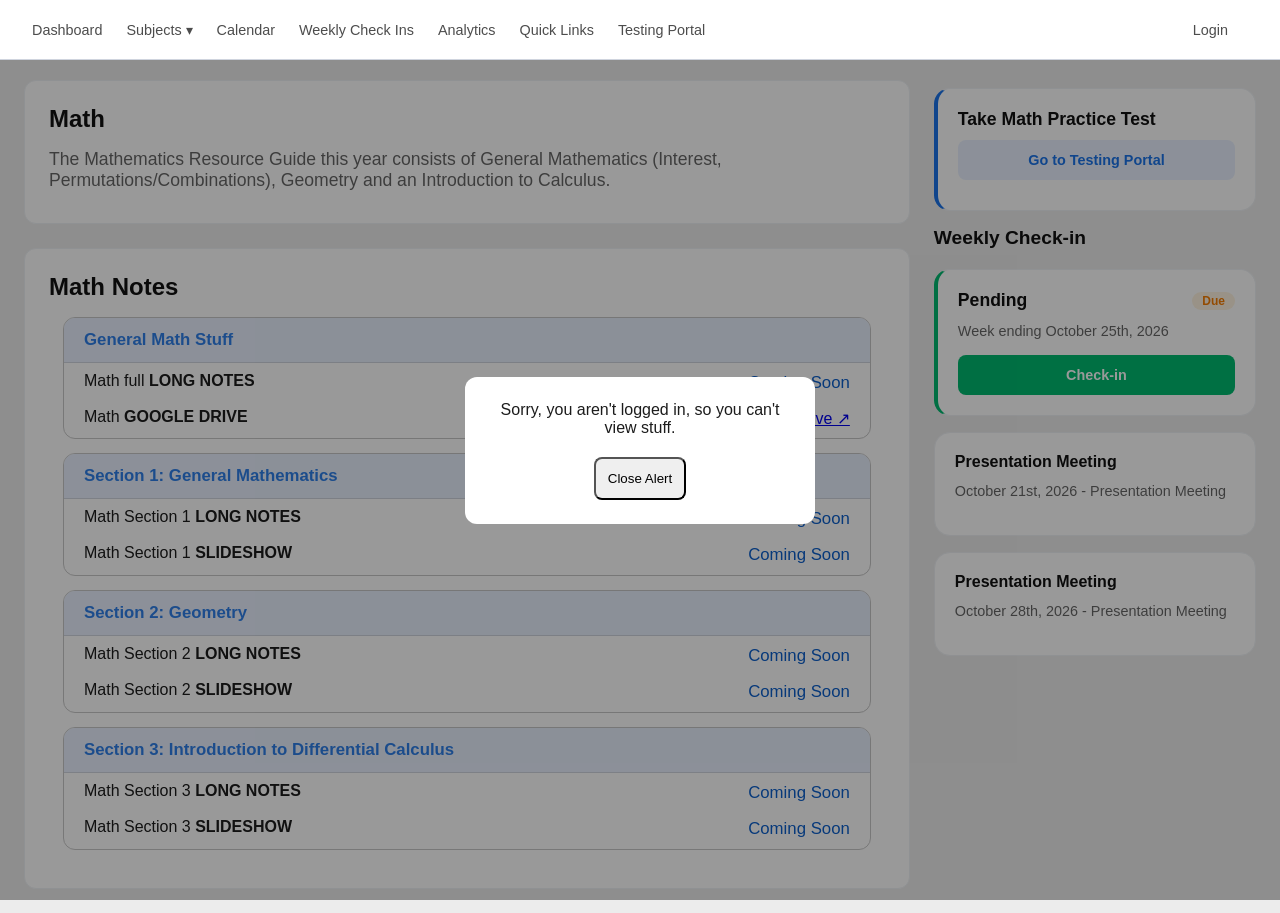
<file: html/subjects/math.html>
<!DOCTYPE html>
<html lang="en">

<!-- HEADING -->
<head>
    <meta charset="UTF-8">
    <meta name="viewport" content="width=device-width, initial-scale=1.0">
    <title>Acadec Hub - Dashboard</title>
    <link rel="stylesheet" href="../../css/main.css">
</head>

<body requiresLogin="../../index.html">
    <!-- NAVIGATION BAR -->
     <nav class="navigationBar">
        <ul class="navigationLists">

            <!-- Pages -->
            <li><a href="../../index.html">Dashboard</a></li> <!-- Current page -->

            <li class="dropdown">
                <a href="#" class="dropdownButton">Subjects ▾</a>
                <div class="dropdownSubjects">
                    <a href="art.html">Art</a>
                    <a href="econ.html">Economics</a>
                    <a href="lit.html">Literature</a>
                    <a href="math.html" class="onThisPage">Math</a>
                    <a href="music.html">Music</a>
                    <a href="sci.html">Science</a>
                    <a href="socsci.html">Social Science</a>
                </div>
            </li>

            <!-- Other pages -->
            <li><a href="../calendar.html">Calendar</a></li>
            <li><a href="../checkIn.html">Weekly Check Ins</a></li>
            <li><a href="../analytics.html">Analytics</a></li>
            <li><a href="../quickLinks.html">Quick Links</a></li>
            <li><a href="../tests.html"> Testing Portal</a></li>

            <!-- Login -->
            <li class="loginStuff"><a href="#" id="loginButton"> Login</a></li>
        </ul>
     </nav>

    <!-- MAIN CONTENT -->
     <main>
        <div class="mainContent">
            <!-- Subject Heading -->
            <section class="subjectHeading">
                <h2>Math</h2>
                <p class="subjectOverviewText">The Mathematics Resource Guide this year consists of General Mathematics (Interest, Permutations/Combinations), Geometry and an Introduction to Calculus.</p>
            </section>

            <!-- NOTES Section -->
            <section class="notes">
                <h2>Math Notes</h2>

                <!-- Notes Cards -->
                <section class="unitStuff">
                    <h3>General Math Stuff</h3>
                    <div class="notesLink"> 
                        <span class="noteLinkTitle"> Math full <b>LONG NOTES</b></span>
                        <span class="comingSoonText">Coming Soon</span><br>
                        <span class="noteLinkTitle">Math <b>GOOGLE DRIVE</b></span>
                            <a href="https://drive.google.com/drive/u/0/folders/1cLHMNDswq0GQATWbkRjFtLef2c6B-NZd" class="actualNotesLink">Google Drive ↗</a><br>
                        
                    </div>
                </section>

                <section class="sectionText">
                    <h3>Section 1: General Mathematics</h3>
                    <div class="notesLink"> 
                        <span class="noteLinkTitle">Math Section 1 <b>LONG NOTES</b></span>
                        <span class="comingSoonText">Coming Soon</span><br>
                        <span class="noteLinkTitle">Math Section 1 <b>SLIDESHOW</b></span>
                        <span class="comingSoonText lastResource">Coming Soon</span><br>
                    </div>
                </section>

                <section class="sectionText">
                    <h3>Section 2: Geometry</h3>
                    <div class="notesLink"> 
                        <span class="noteLinkTitle">Math Section 2 <b>LONG NOTES</b></span>
                        <span class="comingSoonText">Coming Soon</span><br>
                        <span class="noteLinkTitle">Math Section 2 <b>SLIDESHOW</b></span>
                        <span class="comingSoonText lastResource">Coming Soon</span><br>
                    </div>
                </section>

                <section class="sectionText">
                    <h3>Section 3: Introduction to Differential Calculus</h3>
                    <div class="notesLink"> 
                        <span class="noteLinkTitle">Math Section 3 <b>LONG NOTES</b></span>
                        <span class="comingSoonText">Coming Soon</span><br>
                        <span class="noteLinkTitle">Math Section 3 <b>SLIDESHOW</b></span>
                        <span class="comingSoonText lastResource">Coming Soon</span><br>
                    </div>
                </section>

            </section>
        </div>

        <!-- SIDEBAR -->
        <aside class="sidebar">

            <!-- Practice Test Card -->
            <section class="practiceTestSidebarCard">
                <h3>Take Math Practice Test</h3>

                <section class="practiceTestButton">
                    <a href="../tests.html" class="suggestionButton">Go to Testing Portal</a>
                </section>

            </section>

            <!-- checkIn Card -->
            <h2>Weekly Check-in</h2>
            <section class="checkinSidebarCard"> 
                <h3>Pending</h3>
                <p class="sidebarDescription">Week ending October 25th, 2026</p>
                <a href="../checkIn.html" class="checkInButton">Check-in</a>

            </section>
            
            <!-- Events Cards -->
            <section class="eventSidebarCard">
                <h3>Presentation Meeting</h3>
                <p class="sidebarDescription">October 21st, 2026 - Presentation Meeting</p>
            </section>

            <section class="eventSidebarCard">
                <h3>Presentation Meeting</h3>
                <p class="sidebarDescription">October 28th, 2026 - Presentation Meeting</p>
            </section>
        </aside>

     </main>

     <!-- Connects JavaScript file -->
     <script src="../../java/main.js"></script>

</body>
</file>
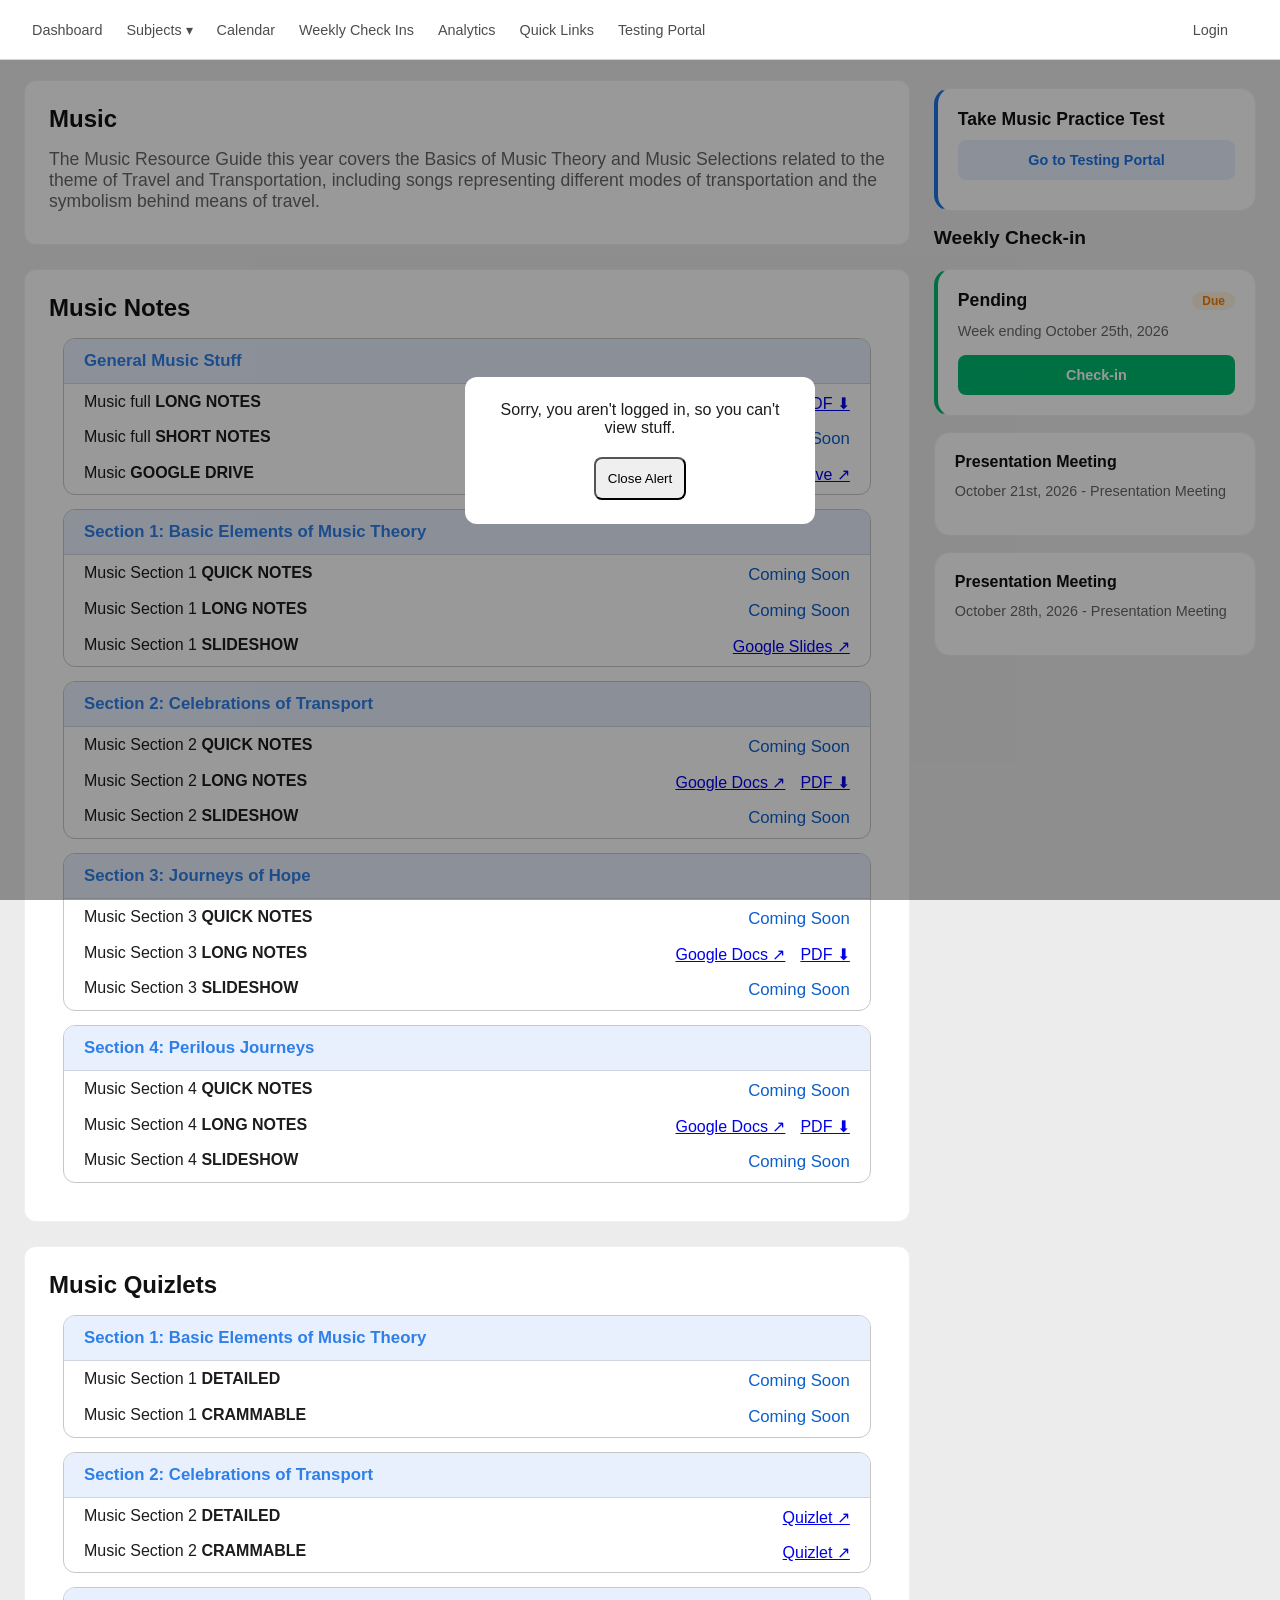
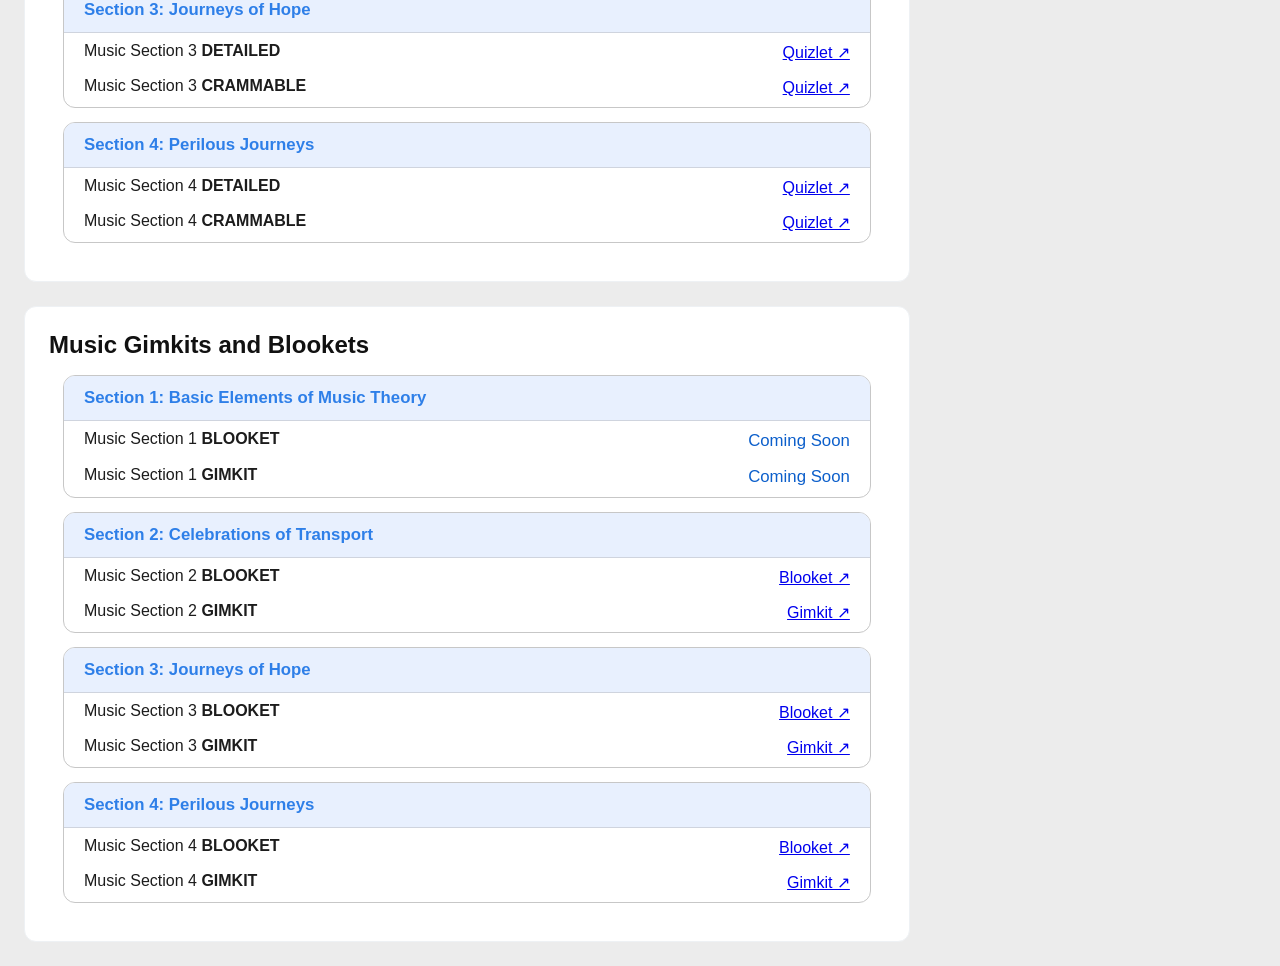
<file: html/subjects/music.html>
<!DOCTYPE html>
<html lang="en">

<!-- HEADING -->
<head>
    <meta charset="UTF-8">
    <meta name="viewport" content="width=device-width, initial-scale=1.0">
    <title>Acadec Hub - Dashboard</title>
    <link rel="stylesheet" href="../../css/main.css">
</head>

<body requiresLogin="../../index.html">
    <!-- NAVIGATION BAR -->
     <nav class="navigationBar">
        <ul class="navigationLists">

            <!-- Pages -->
            <li><a href="../../index.html">Dashboard</a></li> <!-- Current page -->


            <li class="dropdown">
                <a href="#" class="dropdownButton">Subjects ▾</a>
                <div class="dropdownSubjects">
                    <a href="art.html">Art</a>
                    <a href="econ.html">Economics</a>
                    <a href="lit.html">Literature</a>
                    <a href="math.html">Math</a>
                    <a href="music.html" class="onThisPage">Music</a>
                    <a href="sci.html">Science</a>
                    <a href="socsci.html">Social Science</a>
                </div>
            </li>

            <!-- Other pages -->
            <li><a href="../calendar.html">Calendar</a></li>
            <li><a href="../checkIn.html">Weekly Check Ins</a></li>
            <li><a href="../analytics.html">Analytics</a></li>
            <li><a href="../quickLinks.html">Quick Links</a></li>
            <li><a href="../tests.html"> Testing Portal</a></li>

            <!-- Login -->
            <li class="loginStuff"><a href="#" id="loginButton"> Login</a></li>
        </ul>
     </nav>

    <!-- MAIN CONTENT -->
     <main>
        <div class="mainContent">
            <!-- Subject Heading -->
            <section class="subjectHeading">
                <h2>Music</h2>
                <p class="subjectOverviewText">The Music Resource Guide this year covers the Basics of Music Theory and Music Selections related to the theme of Travel and Transportation, including songs representing different modes of transportation and the symbolism behind means of travel.</p>
            </section>

            <!-- NOTES Section -->
            <section class="notes">
                <h2>Music Notes</h2>

                <!-- Notes Cards -->
                <section class="unitStuff">
                    <h3>General Music Stuff</h3>
                    <div class="notesLink"> 
                        <span class="noteLinkTitle"> Music full <b>LONG NOTES</b></span>
                            <a href="https://docs.google.com/document/d/1br1akqYL_1RIzb93MrZhMZlYRxs6c4bIoYUyd9kD8nQ/export?format=pdf" download class="pdfNotesLink">PDF ⬇</a>
                            <a href="https://docs.google.com/document/d/1br1akqYL_1RIzb93MrZhMZlYRxs6c4bIoYUyd9kD8nQ/edit?tab=t.mg1fkuzhozkc" class="actualNotesLink">Google Docs ↗</a><br>
                        <span class="noteLinkTitle">Music full <b> SHORT NOTES</b></span>
                        <span class="comingSoonText">Coming Soon</span><br>
                        <span class="noteLinkTitle">Music <b>GOOGLE DRIVE</b></span>
                            <a href="https://drive.google.com/drive/u/0/folders/1dUlyFIfDXU4qdloWW6g3LFmvXGIHnrEI" class="actualNotesLink">Google Drive ↗</a><br>
                    </div>
                </section>

                <section class="sectionText">
                    <h3>Section 1: Basic Elements of Music Theory</h3>
                    <div class="notesLink"> 
                        <span class="noteLinkTitle">Music Section 1 <b>QUICK NOTES</b></span>
                        <span class="comingSoonText">Coming Soon</span><br>
                        <span class="noteLinkTitle">Music Section 1 <b>LONG NOTES</b></span>
                        <span class="comingSoonText">Coming Soon</span><br>
                        <span class="noteLinkTitle">Music Section 1 <b>SLIDESHOW</b></span>
                            <a href="https://docs.google.com/presentation/d/1tT3BDx1RpDzUX29M7duI-WW14STE22Ul/edit" class="actualNotesLink">Google Slides ↗</a>
                    </div>
                </section>

                <section class="sectionText">
                    <h3>Section 2: Celebrations of Transport</h3>
                    <div class="notesLink"> 
                        <span class="noteLinkTitle">Music Section 2 <b>QUICK NOTES</b></span>
                        <span class="comingSoonText">Coming Soon</span><br>
                        <span class="noteLinkTitle">Music Section 2 <b>LONG NOTES</b></span>
                            <a href="https://docs.google.com/document/d/1br1akqYL_1RIzb93MrZhMZlYRxs6c4bIoYUyd9kD8nQ/export?format=pdf" download class="pdfNotesLink">PDF ⬇</a>
                            <a href="https://docs.google.com/document/d/1br1akqYL_1RIzb93MrZhMZlYRxs6c4bIoYUyd9kD8nQ/edit?tab=t.0" class="actualNotesLink">Google Docs ↗</a><br>
                        <span class="noteLinkTitle">Music Section 2 <b>SLIDESHOW</b></span>
                        <span class="comingSoonText lastResource">Coming Soon</span><br>
                    </div>
                </section>

                <section class="sectionText">
                    <h3>Section 3: Journeys of Hope</h3>
                    <div class="notesLink"> 
                        <span class="noteLinkTitle">Music Section 3 <b>QUICK NOTES</b></span>
                        <span class="comingSoonText">Coming Soon</span><br>
                        <span class="noteLinkTitle">Music Section 3 <b>LONG NOTES</b></span>
                            <a href="https://docs.google.com/document/d/1br1akqYL_1RIzb93MrZhMZlYRxs6c4bIoYUyd9kD8nQ/export?format=pdf" download class="pdfNotesLink">PDF ⬇</a>
                            <a href="https://docs.google.com/document/d/1br1akqYL_1RIzb93MrZhMZlYRxs6c4bIoYUyd9kD8nQ/edit?tab=t.u6scv6r3rupx" class="actualNotesLink">Google Docs ↗</a><br>
                        <span class="noteLinkTitle">Music Section 3 <b>SLIDESHOW</b></span>
                        <span class="comingSoonText lastResource">Coming Soon</span><br>
                    </div>
                </section>

                <section class="sectionText">
                    <h3>Section 4: Perilous Journeys</h3>
                    <div class="notesLink"> 
                        <span class="noteLinkTitle">Music Section 4 <b>QUICK NOTES</b></span>
                        <span class="comingSoonText">Coming Soon</span><br>
                        <span class="noteLinkTitle">Music Section 4 <b>LONG NOTES</b></span>
                            <a href="https://docs.google.com/document/d/1br1akqYL_1RIzb93MrZhMZlYRxs6c4bIoYUyd9kD8nQ/export?format=pdf" download class="pdfNotesLink">PDF ⬇</a>
                            <a href="https://docs.google.com/document/d/1br1akqYL_1RIzb93MrZhMZlYRxs6c4bIoYUyd9kD8nQ/edit?tab=t.mg1fkuzhozkc" class="actualNotesLink">Google Docs ↗</a><br>
                        <span class="noteLinkTitle">Music Section 4 <b>SLIDESHOW</b></span>
                        <span class="comingSoonText lastResource">Coming Soon</span><br>
                </section>

            </section>

            <!-- QUIZLET Section -->
            <section class="notes">
                <h2>Music Quizlets</h2>

                <!-- Notes Cards -->
                <section class="sectionText">
                    <h3>Section 1: Basic Elements of Music Theory</h3>
                    <div class="notesLink"> 
                        <span class="noteLinkTitle">Music Section 1 <b>DETAILED</b></span>
                        <span class="comingSoonText">Coming Soon</span><br>
                        <span class="noteLinkTitle">Music Section 1 <b>CRAMMABLE</b></span>
                        <span class="comingSoonText lastResource">Coming Soon</span><br>
                    </div>
                </section>

                <section class="sectionText">
                    <h3>Section 2: Celebrations of Transport</h3>
                    <div class="notesLink"> 
                        <span class="noteLinkTitle">Music Section 2 <b>DETAILED</b></span>
                            <a href="https://quizlet.com/1196213368/acadec-2026-2027-music-section-2-flash-cards/?funnelUUID=2c2a3a79-ff60-468a-8a27-1b4f92ae3941" class="actualNotesLink">Quizlet ↗</a><br>
                        <span class="noteLinkTitle">Music Section 2 <b>CRAMMABLE</b></span>
                            <a href="https://quizlet.com/1201130745/acadec-2026-2027-music-section-2-crammable-flash-cards/?funnelUUID=c239dc8b-4b7d-459d-bae7-98ed3b8aa207" class="actualNotesLink">Quizlet ↗</a><br>
                    </div>
                </section>

                <section class="sectionText">
                    <h3>Section 3: Journeys of Hope</h3>
                    <div class="notesLink"> 
                        <span class="noteLinkTitle">Music Section 3 <b>DETAILED</b></span>
                            <a href="https://quizlet.com/1196221380/acadec-2026-2027-music-section-3-flash-cards/?funnelUUID=a981c645-01d5-411a-a509-a4ec4c1f4d9d" class="actualNotesLink">Quizlet ↗</a><br>
                        <span class="noteLinkTitle">Music Section 3 <b>CRAMMABLE</b></span>
                            <a href="https://quizlet.com/1201130778/acadec-2026-2027-music-section-3-crammable-flash-cards/?funnelUUID=ef95b0f6-45a2-4c18-a811-ae349909616a" class="actualNotesLink">Quizlet ↗</a><br>
                    </div>
                </section>

                <section class="sectionText">
                    <h3>Section 4: Perilous Journeys</h3>
                    <div class="notesLink"> 
                        <span class="noteLinkTitle">Music Section 4 <b>DETAILED</b></span>
                            <a href="https://quizlet.com/1196227471/acadec-2026-2027-music-section-4-flash-cards/" class="actualNotesLink">Quizlet ↗</a><br>
                        <span class="noteLinkTitle">Music Section 4 <b>CRAMMABLE</b></span>
                            <a href="https://quizlet.com/1201130998/acadec-2026-2027-music-section-4-crammable-flash-cards/" class="actualNotesLink">Quizlet ↗</a><br>
                    </div>
                </section>
            </section>

            <!-- GAME (Kahoot and Blooket) Section -->
            <section class="gameBlock">
                <h2>Music Gimkits and Blookets</h2>

                <!-- Game Cards -->
                <section class="blooketKahootBlock">
                    <h3>Section 1: Basic Elements of Music Theory</h3>
                    <div class="notesLink"> 
                        <span class="noteLinkTitle">Music Section 1 <b>BLOOKET</b></span>
                        <span class="comingSoonText">Coming Soon</span><br>
                        <span class="noteLinkTitle">Music Section 1 <b>GIMKIT</b></span>
                        <span class="comingSoonText lastResource">Coming Soon</span><br>
                </section>

                <section class="blooketKahootBlock">
                    <h3>Section 2: Celebrations of Transport</h3>
                    <div class="notesLink"> 
                        <span class="noteLinkTitle">Music Section 2 <b>BLOOKET</b></span>
                            <a href="https://dashboard.blooket.com/set/6a934a6b5d651f36263042f0" class="actualNotesLink">Blooket ↗</a><br>
                        <span class="noteLinkTitle">Music Section 2 <b>GIMKIT</b></span>
                            <a href="https://www.gimkit.com/view/6a944ebe2a3a0d809085b2b5" class="actualNotesLink">Gimkit ↗</a>
                </section>

                <section class="blooketKahootBlock">
                    <h3>Section 3: Journeys of Hope</h3>
                    <div class="notesLink"> 
                        <span class="noteLinkTitle">Music Section 3 <b>BLOOKET</b></span>
                            <a href="https://dashboard.blooket.com/set/6a934a8d40c270b93223404d" class="actualNotesLink">Blooket ↗</a><br>
                        <span class="noteLinkTitle">Music Section 3 <b>GIMKIT</b></span>
                            <a href="https://www.gimkit.com/view/6a944ee38555ca60513befff" class="actualNotesLink">Gimkit ↗</a>
                </section>

                <section class="blooketKahootBlock">
                    <h3>Section 4: Perilous Journeys</h3>
                    <div class="notesLink"> 
                        <span class="noteLinkTitle">Music Section 4 <b>BLOOKET</b></span>
                            <a href="https://dashboard.blooket.com/set/6a934abc40c270b93223404e" class="actualNotesLink">Blooket ↗</a><br>
                        <span class="noteLinkTitle">Music Section 4 <b>GIMKIT</b></span>
                            <a href="https://www.gimkit.com/view/6a944f32aa30bff03cd42cc1" class="actualNotesLink">Gimkit ↗</a>
                </section>

            </section>

        </div>

        <!-- SIDEBAR -->
        <aside class="sidebar">

            <!-- Practice Test Card -->
            <section class="practiceTestSidebarCard">
                <h3>Take Music Practice Test</h3>

                <section class="practiceTestButton">
                    <a href="../tests.html" class="suggestionButton">Go to Testing Portal</a>
                </section>

            </section>

            <!-- checkIn Card -->
            <h2>Weekly Check-in</h2>
            <section class="checkinSidebarCard"> 
                <h3>Pending</h3>
                <p class="sidebarDescription">Week ending October 25th, 2026</p>
                <a href="../checkIn.html" class="checkInButton">Check-in</a>

            </section>
            
            <!-- Events Cards -->
            <section class="eventSidebarCard">
                <h3>Presentation Meeting</h3>
                <p class="sidebarDescription">October 21st, 2026 - Presentation Meeting</p>
            </section>

            <section class="eventSidebarCard">
                <h3>Presentation Meeting</h3>
                <p class="sidebarDescription">October 28th, 2026 - Presentation Meeting</p>
            </section>
        </aside>

     </main>

     <!-- Connects JavaScript file -->
     <script src="../../java/main.js"></script>

</body>
</file>
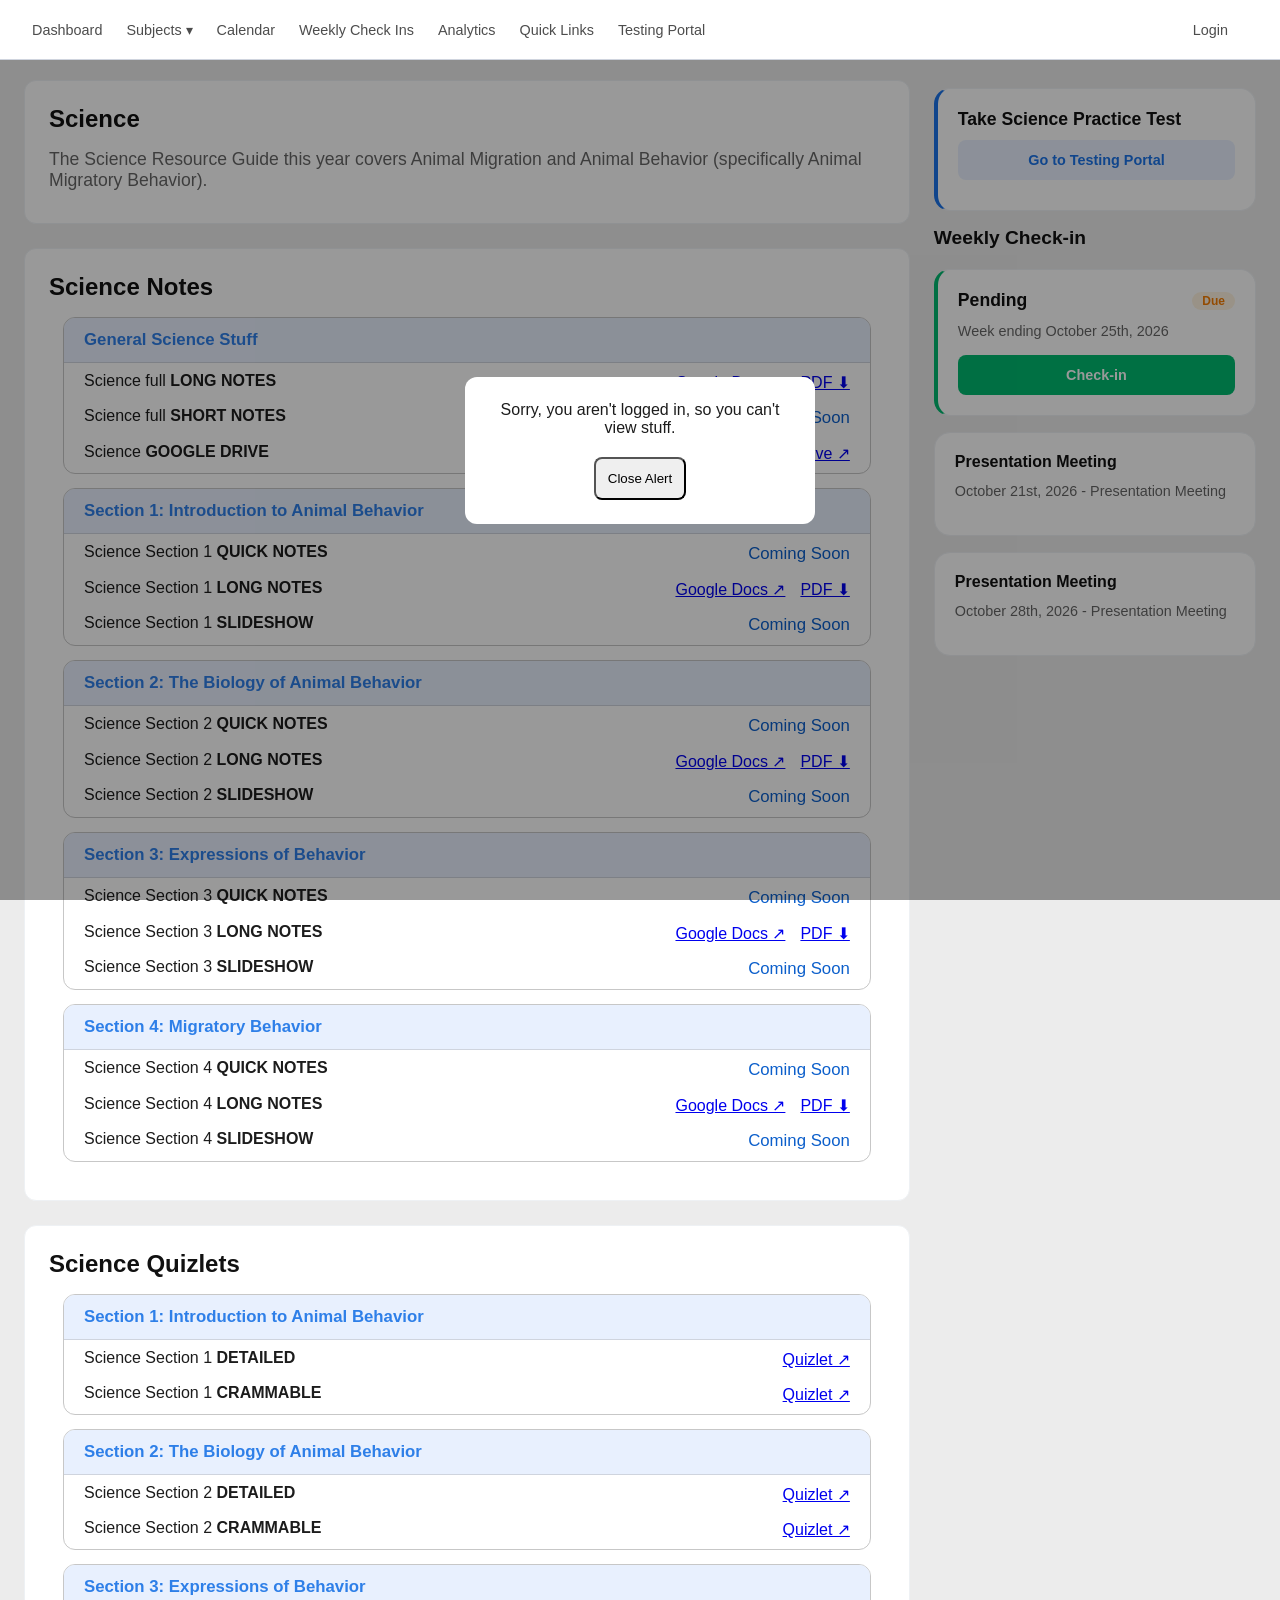
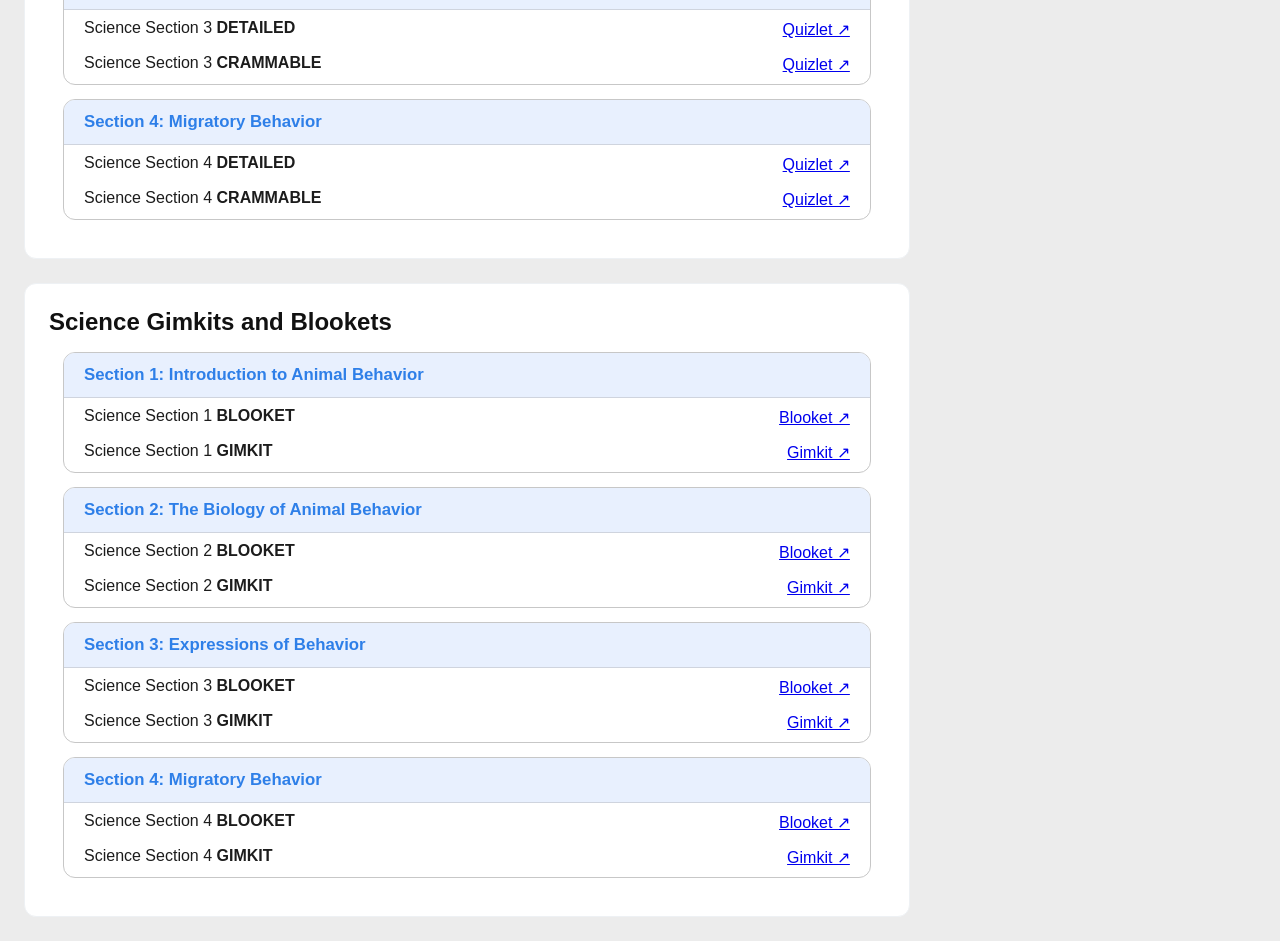
<file: html/subjects/sci.html>
<!DOCTYPE html>
<html lang="en">

<!-- HEADING -->
<head>
    <meta charset="UTF-8">
    <meta name="viewport" content="width=device-width, initial-scale=1.0">
    <title>Acadec Hub - Dashboard</title>
    <link rel="stylesheet" href="../../css/main.css">
</head>

<body requiresLogin="../../index.html">
    <!-- NAVIGATION BAR -->
     <nav class="navigationBar">
        <ul class="navigationLists">

            <!-- Pages -->
            <li><a href="../../index.html">Dashboard</a></li> <!-- Current page -->

            <li class="dropdown">
                <a href="#" class="dropdownButton">Subjects ▾</a>
                <div class="dropdownSubjects">
                    <a href="art.html">Art</a>
                    <a href="econ.html">Economics</a>
                    <a href="lit.html">Literature</a>
                    <a href="math.html">Math</a>
                    <a href="music.html">Music</a>
                    <a href="sci.html" class="onThisPage">Science</a>
                    <a href="socsci.html">Social Science</a>
                </div>
            </li>

            <!-- Other pages -->
            <li><a href="../calendar.html">Calendar</a></li>
            <li><a href="../checkIn.html">Weekly Check Ins</a></li>
            <li><a href="../analytics.html">Analytics</a></li>
            <li><a href="../quickLinks.html">Quick Links</a></li>
            <li><a href="../tests.html"> Testing Portal</a></li>

            <!-- Login -->
            <li class="loginStuff"><a href="#" id="loginButton"> Login</a></li>
        </ul>
     </nav>

    <!-- MAIN CONTENT -->
     <main>
        <div class="mainContent">
            <!-- Subject Heading -->
            <section class="subjectHeading">
                <h2>Science</h2>
                <p class="subjectOverviewText">The Science Resource Guide this year covers Animal Migration and Animal Behavior (specifically Animal Migratory Behavior).</p>
            </section>

            <!-- NOTES Section -->
            <section class="notes">
                <h2>Science Notes</h2>

                <!-- Notes Cards -->
                <section class="unitStuff">
                    <h3>General Science Stuff</h3>
                    <div class="notesLink"> 
                        <span class="noteLinkTitle"> Science full <b>LONG NOTES</b></span>
                            <a href="https://docs.google.com/document/d/1dmSlxuGNwOjg-oWa-8qDbYOkVwIjNFl2qDzKlV3XMSU/export?format=pdf" download class="pdfNotesLink">PDF ⬇</a>
                            <a href="https://docs.google.com/document/d/1dmSlxuGNwOjg-oWa-8qDbYOkVwIjNFl2qDzKlV3XMSU/edit?tab=t.0" class="actualNotesLink">Google Docs ↗</a><br>
                        <span class="noteLinkTitle">Science full <b> SHORT NOTES</b></span>
                        <span class="comingSoonText">Coming Soon</span><br>
                        <span class="noteLinkTitle">Science <b>GOOGLE DRIVE</b></span>
                            <a href="https://drive.google.com/drive/u/0/folders/1kTrsl9Uk4Gqyc-kjnWfZr8Mj8Hxrozfb" class="actualNotesLink">Google Drive ↗</a><br>
                    </div>
                </section>

                <section class="sectionText">
                    <h3>Section 1: Introduction to Animal Behavior</h3>
                    <div class="notesLink"> 
                        <span class="noteLinkTitle">Science Section 1 <b>QUICK NOTES</b></span>
                        <span class="comingSoonText">Coming Soon</span><br>
                        <span class="noteLinkTitle">Science Section 1 <b>LONG NOTES</b></span>
                            <a href="https://docs.google.com/document/d/1dmSlxuGNwOjg-oWa-8qDbYOkVwIjNFl2qDzKlV3XMSU/export?format=pdf" download class="pdfNotesLink">PDF ⬇</a>
                            <a href="https://docs.google.com/document/d/1dmSlxuGNwOjg-oWa-8qDbYOkVwIjNFl2qDzKlV3XMSU/edit?tab=t.0" class="actualNotesLink">Google Docs ↗</a><br>
                        <span class="noteLinkTitle">Science Section 1 <b>SLIDESHOW</b></span>
                        <span class="comingSoonText lastResource" class="noteLinkTitle">Coming Soon</span><br>
                    </div>
                </section>

                <section class="sectionText">
                    <h3>Section 2: The Biology of Animal Behavior</h3>
                    <div class="notesLink"> 
                        <span class="noteLinkTitle">Science Section 2 <b>QUICK NOTES</b></span>
                        <span class="comingSoonText">Coming Soon</span><br>
                        <span class="noteLinkTitle">Science Section 2 <b>LONG NOTES</b></span>
                            <a href="https://docs.google.com/document/d/131Eg4nrdtlXlB0qPCGrG97T5QDKzjCKymsc8SUmoJMU/export?format=pdf" download class="pdfNotesLink">PDF ⬇</a>
                            <a href="https://docs.google.com/document/d/1dmSlxuGNwOjg-oWa-8qDbYOkVwIjNFl2qDzKlV3XMSU/edit?tab=t.pqne92m1xbxs" class="actualNotesLink">Google Docs ↗</a><br>
                        <span class="noteLinkTitle">Science Section 2 <b>SLIDESHOW</b></span>
                        <span class="comingSoonText lastResource">Coming Soon</span><br>
                    </div>
                </section>

                <section class="sectionText">
                    <h3>Section 3: Expressions of Behavior</h3>
                    <div class="notesLink"> 
                        <span class="noteLinkTitle">Science Section 3 <b>QUICK NOTES</b></span>
                        <span class="comingSoonText">Coming Soon</span><br>
                        <span class="noteLinkTitle">Science Section 3 <b>LONG NOTES</b></span>
                            <a href="https://docs.google.com/document/d/131Eg4nrdtlXlB0qPCGrG97T5QDKzjCKymsc8SUmoJMU/export?format=pdf" download class="pdfNotesLink">PDF ⬇</a>
                            <a href="https://docs.google.com/document/d/1dmSlxuGNwOjg-oWa-8qDbYOkVwIjNFl2qDzKlV3XMSU/edit?tab=t.7g9mtrjjggnb" class="actualNotesLink">Google Docs ↗</a><br>
                        <span class="noteLinkTitle">Science Section 3 <b>SLIDESHOW</b></span>
                        <span class="comingSoonText lastResource">Coming Soon</span><br>
                    </div>
                </section>

                <section class="sectionText">
                    <h3>Section 4: Migratory Behavior</h3>
                    <div class="notesLink"> 
                        <span class="noteLinkTitle">Science Section 4 <b>QUICK NOTES</b></span>
                        <span class="comingSoonText">Coming Soon</span><br>
                        <span class="noteLinkTitle">Science Section 4 <b>LONG NOTES</b></span>
                            <a href="https://docs.google.com/document/d/131Eg4nrdtlXlB0qPCGrG97T5QDKzjCKymsc8SUmoJMU/export?format=pdf" download class="pdfNotesLink">PDF ⬇</a>
                            <a href="https://docs.google.com/document/d/1dmSlxuGNwOjg-oWa-8qDbYOkVwIjNFl2qDzKlV3XMSU/edit?tab=t.3w81cw54ti7v" class="actualNotesLink">Google Docs ↗</a><br>
                        <span class="noteLinkTitle">Science Section 4 <b>SLIDESHOW</b></span>
                        <span class="comingSoonText lastResource">Coming Soon</span><br>
                </section>

            </section>

            <!-- QUIZLET Section -->
            <section class="notes">
                <h2>Science Quizlets</h2>

                <!-- Notes Cards -->
                <section class="sectionText">
                    <h3>Section 1: Introduction to Animal Behavior</h3>
                    <div class="notesLink"> 
                        <span class="noteLinkTitle">Science Section 1 <b>DETAILED</b></span>
                            <a href="https://quizlet.com/1196795046/acadec-2026-2027-science-section-1-flash-cards/?funnelUUID=5d1f854b-6e65-4f15-bf83-eee5e13fb20f" class="actualNotesLink">Quizlet ↗</a><br>
                        <span class="noteLinkTitle">Science Section 1 <b>CRAMMABLE</b></span>
                            <a href="https://quizlet.com/1198580707/acadec-2026-2027-science-section-1-crammable-flash-cards/?new" class="actualNotesLink">Quizlet ↗</a><br>
                    </div>
                </section>

                <section class="sectionText">
                    <h3>Section 2: The Biology of Animal Behavior</h3>
                    <div class="notesLink"> 
                        <span class="noteLinkTitle">Science Section 2 <b>DETAILED</b></span>
                            <a href="https://quizlet.com/1196797766/acadec-2026-2027-science-section-2-flash-cards/?funnelUUID=9623c153-b97a-4964-b834-0bb14a0d659f" class="actualNotesLink">Quizlet ↗</a><br>
                        <span class="noteLinkTitle">Science Section 2 <b>CRAMMABLE</b></span>
                            <a href="https://quizlet.com/1198580877/acadec-2026-2027-science-section-2-crammable-flash-cards/?new" class="actualNotesLink">Quizlet ↗</a><br>
                    </div>
                </section>

                <section class="sectionText">
                    <h3>Section 3: Expressions of Behavior</h3>
                    <div class="notesLink"> 
                        <span class="noteLinkTitle">Science Section 3 <b>DETAILED</b></span>
                            <a href="https://quizlet.com/1196935771/acadec-2026-2027-science-section-3-flash-cards/?funnelUUID=76ffcd71-6d2d-437d-a225-0b64195f2842" class="actualNotesLink">Quizlet ↗</a><br>
                        <span class="noteLinkTitle">Science Section 3 <b>CRAMMABLE</b></span>
                            <a href="https://quizlet.com/1198581215/acadec-2026-2027-science-section-3-crammable-flash-cards/?new" class="actualNotesLink">Quizlet ↗</a><br>
                    </div>
                </section>

                <section class="sectionText">
                    <h3>Section 4: Migratory Behavior</h3>
                    <div class="notesLink"> 
                        <span class="noteLinkTitle">Science Section 4 <b>DETAILED</b></span>
                            <a href="https://quizlet.com/1196936607/acadec-2026-2027-science-section-4-flash-cards/?funnelUUID=59282701-5842-40ff-b9a7-df8e24bef5ea" class="actualNotesLink">Quizlet ↗</a><br>
                        <span class="noteLinkTitle">Science Section 4 <b>CRAMMABLE</b></span>
                            <a href="https://quizlet.com/1198582470/acadec-2026-2027-science-section-4-crammable-flash-cards/?new" class="actualNotesLink">Quizlet ↗</a><br>
                    </div>
                </section>
            </section>

            <!-- GAME (Kahoot and Blooket) Section -->
            <section class="gameBlock">
                <h2>Science Gimkits and Blookets</h2>

                <!-- Game Cards -->
                <section class="blooketKahootBlock">
                    <h3>Section 1: Introduction to Animal Behavior</h3>
                    <div class="notesLink"> 
                        <span class="noteLinkTitle">Science Section 1 <b>BLOOKET</b></span>
                            <a href="https://dashboard.blooket.com/set/6a7000162ff68e24bbdeddce" class="actualNotesLink">Blooket ↗</a><br>
                        <span class="noteLinkTitle">Science Section 1 <b>GIMKIT</b></span>
                            <a href="https://www.gimkit.com/view/6a944b398555ca6051373da0" class="actualNotesLink">Gimkit ↗</a>
                </section>

                <section class="blooketKahootBlock">
                    <h3>Section 2: The Biology of Animal Behavior</h3>
                    <div class="notesLink"> 
                        <span class="noteLinkTitle">Science Section 2 <b>BLOOKET</b></span>
                            <a href="https://dashboard.blooket.com/set/6a77a47200224b785ed9d21f" class="actualNotesLink">Blooket ↗</a><br>
                        <span class="noteLinkTitle">Science Section 2 <b>GIMKIT</b></span>
                            <a href="https://www.gimkit.com/view/6a944d753445378f24d7a15b" class="actualNotesLink">Gimkit ↗</a>
                </section>

                <section class="blooketKahootBlock">
                    <h3>Section 3: Expressions of Behavior</h3>
                    <div class="notesLink"> 
                        <span class="noteLinkTitle">Science Section 3 <b>BLOOKET</b></span>
                            <a href="https://dashboard.blooket.com/set/6a77a498735272143c5449d2" class="actualNotesLink">Blooket ↗</a><br>
                        <span class="noteLinkTitle">Science Section 3 <b>GIMKIT</b></span>
                            <a href="https://www.gimkit.com/view/6a944d9b36a94a1db449188c" class="actualNotesLink">Gimkit ↗</a></section>

                <section class="blooketKahootBlock">
                    <h3>Section 4: Migratory Behavior</h3>
                    <div class="notesLink"> 
                        <span class="noteLinkTitle">Science Section 4 <b>BLOOKET</b></span>
                            <a href="https://dashboard.blooket.com/set/6a77a4b841a346b433b62199" class="actualNotesLink">Blooket ↗</a><br>
                        <span class="noteLinkTitle">Science Section 4 <b>GIMKIT</b></span>
                            <a href="https://www.gimkit.com/view/6a944dcf3445378f24d80c95" class="actualNotesLink">Gimkit ↗</a>
                </section>

            </section>

        </div>

        <!-- SIDEBAR -->
        <aside class="sidebar">

            <!-- Practice Test Card -->
            <section class="practiceTestSidebarCard">
                <h3>Take Science Practice Test</h3>

                <section class="practiceTestButton">
                    <a href="../tests.html" class="suggestionButton">Go to Testing Portal</a>
                </section>

            </section>

            <!-- checkIn Card -->
            <h2>Weekly Check-in</h2>
            <section class="checkinSidebarCard"> 
                <h3>Pending</h3>
                <p class="sidebarDescription">Week ending October 25th, 2026</p>
                <a href="../checkIn.html" class="checkInButton">Check-in</a>

            </section>
            
            <!-- Events Cards -->
            <section class="eventSidebarCard">
                <h3>Presentation Meeting</h3>
                <p class="sidebarDescription">October 21st, 2026 - Presentation Meeting</p>
            </section>

            <section class="eventSidebarCard">
                <h3>Presentation Meeting</h3>
                <p class="sidebarDescription">October 28th, 2026 - Presentation Meeting</p>
            </section>
        </aside>

     </main>

     <!-- Connects JavaScript file -->
     <script src="../../java/main.js"></script>

</body>
</file>
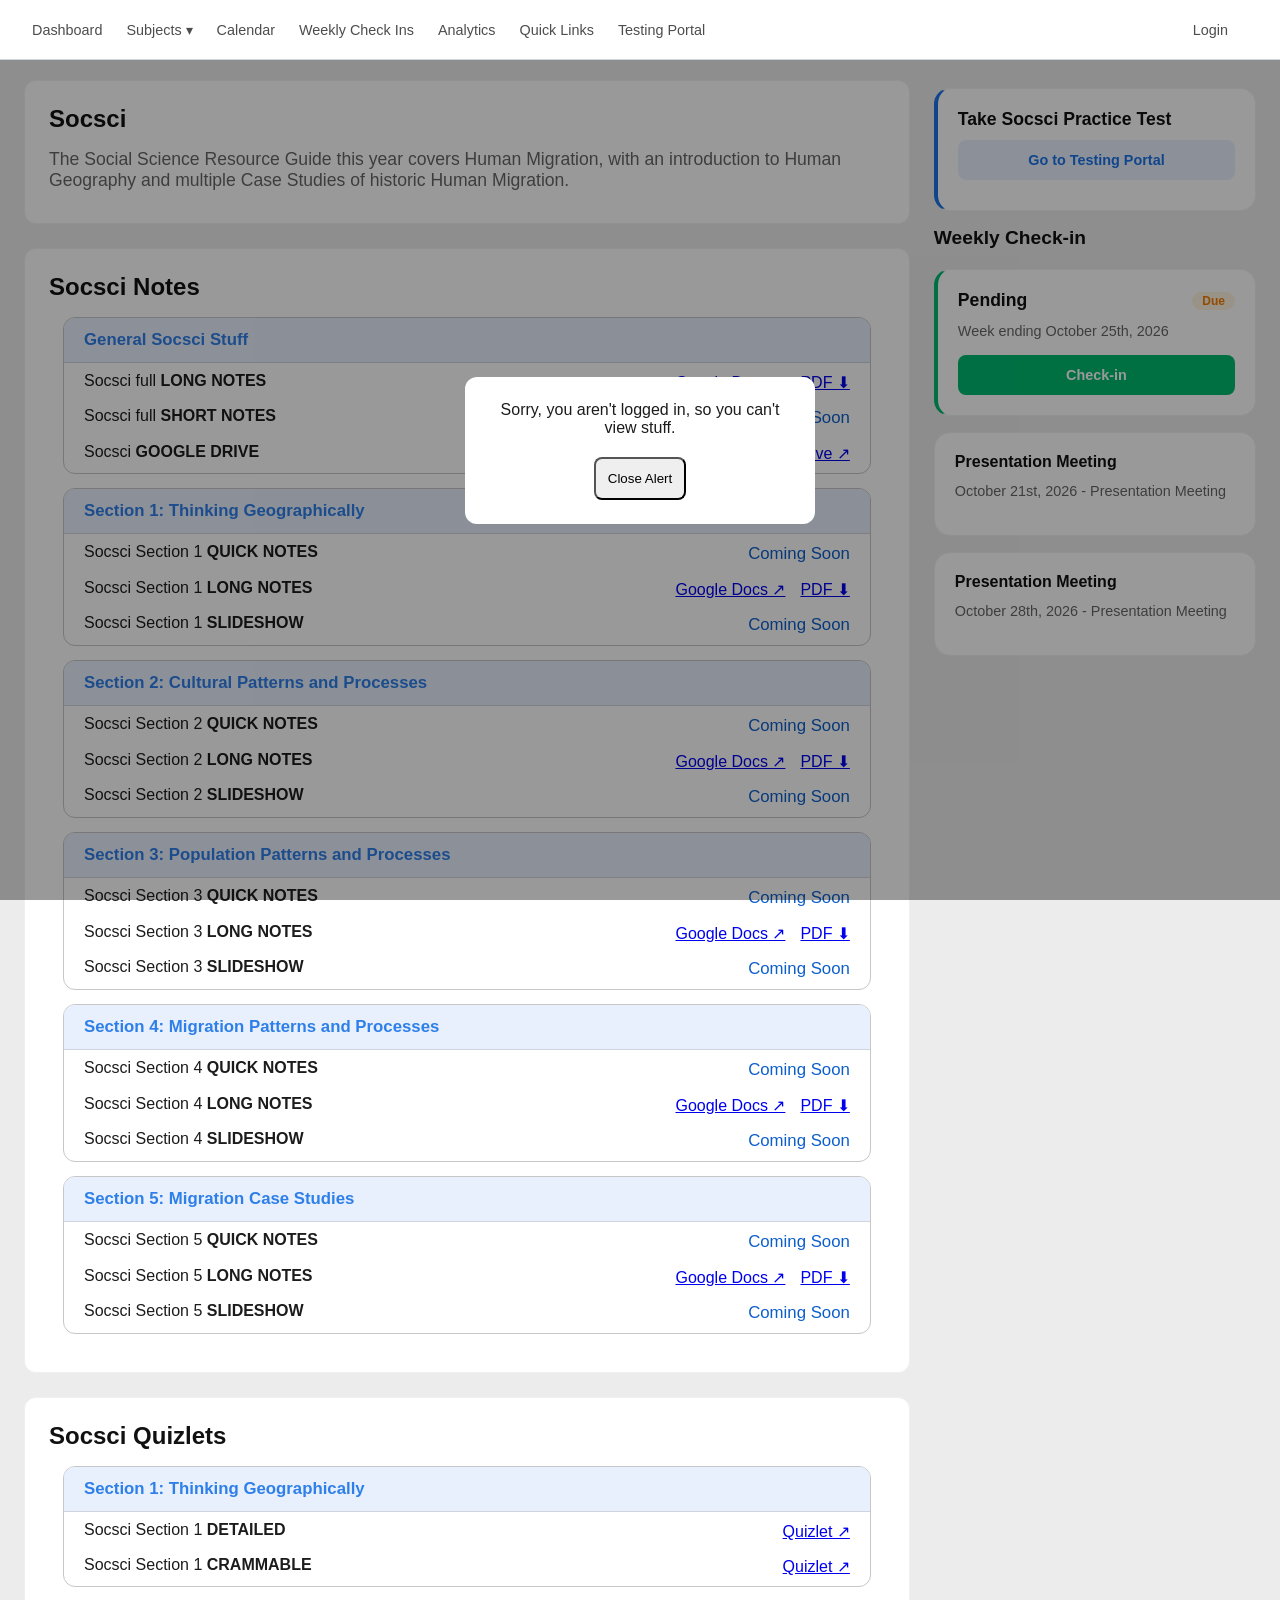
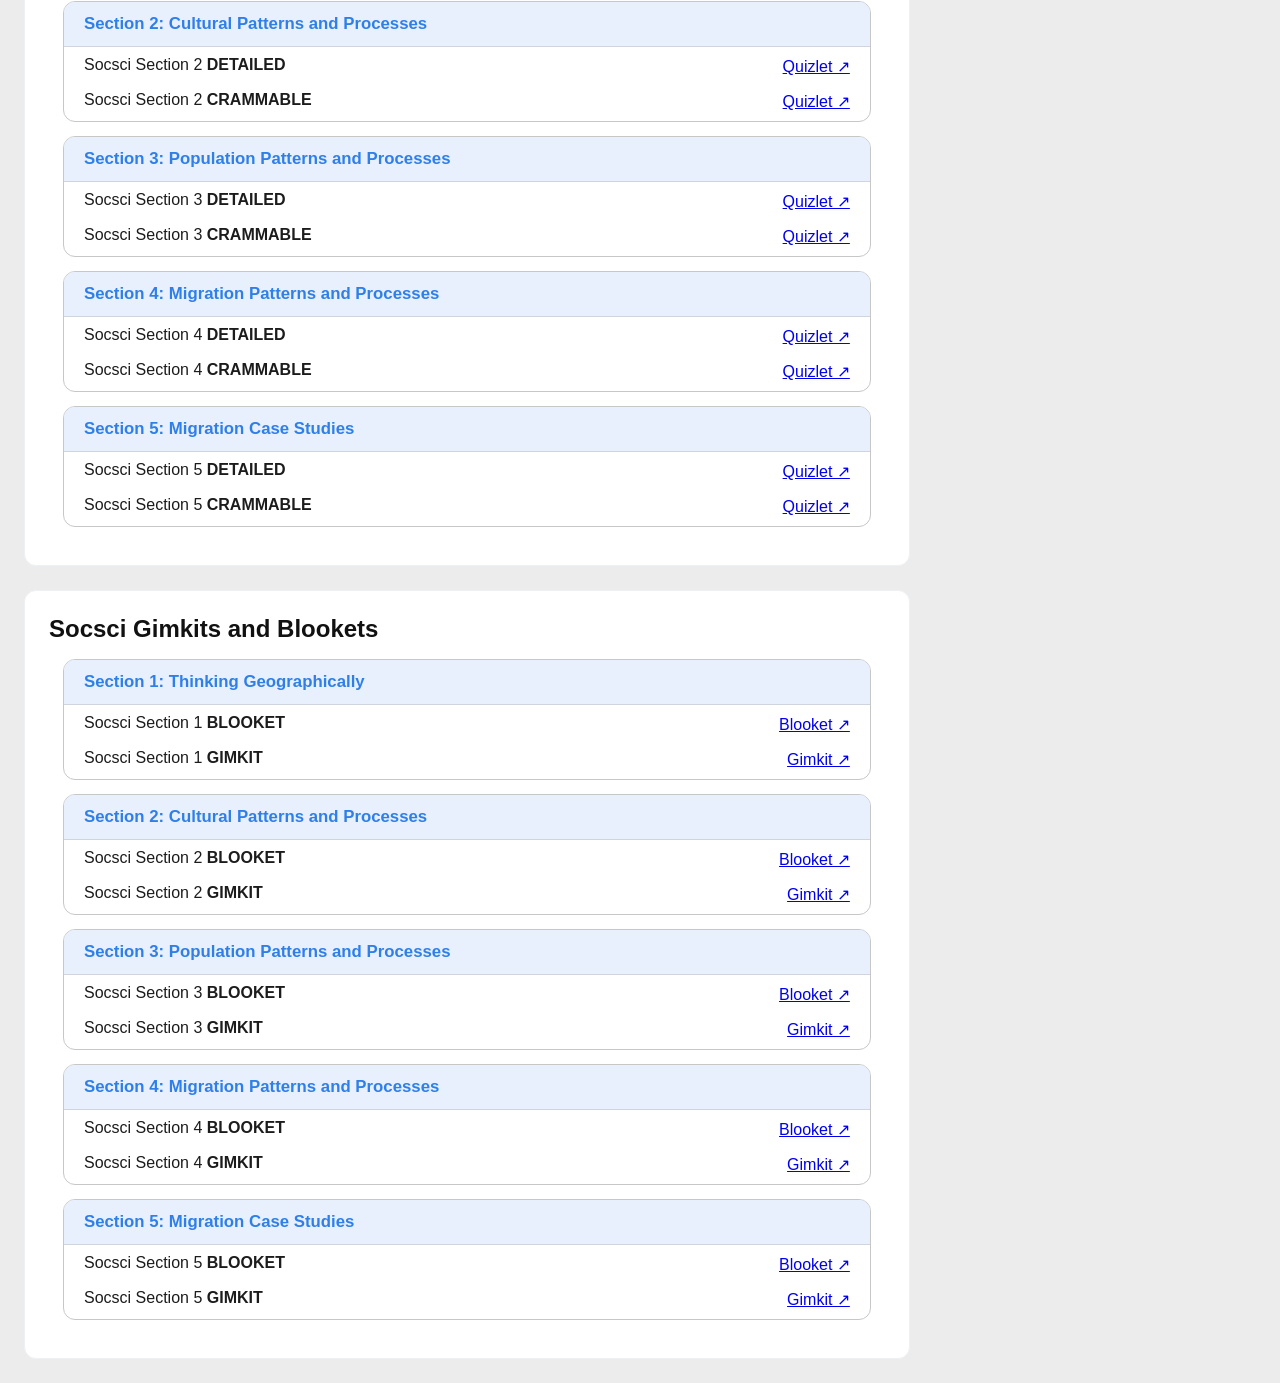
<file: html/subjects/socsci.html>
<!DOCTYPE html>
<html lang="en">

<!-- HEADING -->
<head>
    <meta charset="UTF-8">
    <meta name="viewport" content="width=device-width, initial-scale=1.0">
    <title>Acadec Hub - Dashboard</title>
    <link rel="stylesheet" href="../../css/main.css">
</head>

<body requiresLogin="../../index.html">
    <!-- NAVIGATION BAR -->
     <nav class="navigationBar">
        <ul class="navigationLists">

            <!-- Pages -->
            <li><a href="../../index.html">Dashboard</a></li> <!-- Current page -->

            <li class="dropdown">
                <a href="#" class="dropdownButton">Subjects ▾</a>
                <div class="dropdownSubjects">
                    <a href="art.html">Art</a>
                    <a href="econ.html">Economics</a>
                    <a href="lit.html">Literature</a>
                    <a href="math.html">Math</a>
                    <a href="music.html">Music</a>
                    <a href="sci.html">Science</a>
                    <a href="socsci.html" class="onThisPage">Social Science</a>
                </div>
            </li>

            <!-- Other pages -->
            <li><a href="../calendar.html">Calendar</a></li>
            <li><a href="../checkIn.html">Weekly Check Ins</a></li>
            <li><a href="../analytics.html">Analytics</a></li>
            <li><a href="../quickLinks.html">Quick Links</a></li>
            <li><a href="../tests.html"> Testing Portal</a></li>

            <!-- Login -->
            <li class="loginStuff"><a href="#" id="loginButton"> Login</a></li>
        </ul>
     </nav>

    <!-- MAIN CONTENT -->
     <main>
        <div class="mainContent">
            <!-- Subject Heading -->
            <section class="subjectHeading">
                <h2>Socsci</h2>
                <p class="subjectOverviewText">The Social Science Resource Guide this year covers Human Migration, with an introduction to Human Geography and multiple Case Studies of historic Human Migration.</p>
            </section>

            <!-- NOTES Section -->
            <section class="notes">
                <h2>Socsci Notes</h2>

                <!-- Notes Cards -->
                <section class="unitStuff">
                    <h3>General Socsci Stuff</h3>
                    <div class="notesLink"> 
                        <span class="noteLinkTitle"> Socsci full <b>LONG NOTES</b></span>
                            <a href="https://docs.google.com/document/d/1takwzsH-pUYApCAuXSOgL0wAEm-wLAnlJZOlPfx0Tyo/export?format=pdf" download class="pdfNotesLink">PDF ⬇</a>
                            <a href="https://docs.google.com/document/d/1takwzsH-pUYApCAuXSOgL0wAEm-wLAnlJZOlPfx0Tyo/edit?tab=t.0" class="actualNotesLink">Google Docs ↗</a><br>
                        <span class="noteLinkTitle">Socsci full <b> SHORT NOTES</b></span>
                        <span class="comingSoonText">Coming Soon</span><br>
                        <span class="noteLinkTitle">Socsci <b>GOOGLE DRIVE</b></span>
                            <a href=https://drive.google.com/drive/u/0/folders/1PM1D5LUeVBhyWov9Yw8S2RhGfNsEwvzL" class="actualNotesLink">Google Drive ↗</a><br>
                    </div>
                </section>

                <section class="sectionText">
                    <h3>Section 1: Thinking Geographically</h3>
                    <div class="notesLink"> 
                        <span class="noteLinkTitle">Socsci Section 1 <b>QUICK NOTES</b></span>
                        <span class="comingSoonText">Coming Soon</span><br>
                        <span class="noteLinkTitle">Socsci Section 1 <b>LONG NOTES</b></span>
                            <a href="https://docs.google.com/document/d/1takwzsH-pUYApCAuXSOgL0wAEm-wLAnlJZOlPfx0Tyo/export?format=pdf" download class="pdfNotesLink">PDF ⬇</a>
                            <a href="https://docs.google.com/document/d/1takwzsH-pUYApCAuXSOgL0wAEm-wLAnlJZOlPfx0Tyo/edit?tab=t.0" class="actualNotesLink">Google Docs ↗</a><br>
                        <span class="noteLinkTitle">Socsci Section 1 <b>SLIDESHOW</b></span>
                        <span class="comingSoonText lastResource">Coming Soon</span><br>
                    </div>
                </section>

                <section class="sectionText">
                    <h3>Section 2: Cultural Patterns and Processes</h3>
                    <div class="notesLink"> 
                        <span class="noteLinkTitle">Socsci Section 2 <b>QUICK NOTES</b></span>
                        <span class="comingSoonText">Coming Soon</span><br>
                        <span class="noteLinkTitle">Socsci Section 2 <b>LONG NOTES</b></span>
                            <a href="https://docs.google.com/document/d/1takwzsH-pUYApCAuXSOgL0wAEm-wLAnlJZOlPfx0Tyo/export?format=pdf" download class="pdfNotesLink">PDF ⬇</a>
                            <a href="https://docs.google.com/document/d/1takwzsH-pUYApCAuXSOgL0wAEm-wLAnlJZOlPfx0Tyo/edit?tab=t.c2wcymibm4mv" class="actualNotesLink">Google Docs ↗</a><br>
                        <span class="noteLinkTitle">Socsci Section 2 <b>SLIDESHOW</b></span>
                        <span class="comingSoonText lastResource">Coming Soon</span><br>
                    </div>
                </section>

                <section class="sectionText">
                    <h3>Section 3: Population Patterns and Processes</h3>
                    <div class="notesLink"> 
                        <span class="noteLinkTitle">Socsci Section 3 <b>QUICK NOTES</b></span>
                        <span class="comingSoonText">Coming Soon</span><br>
                        <span class="noteLinkTitle">Socsci Section 3 <b>LONG NOTES</b></span>
                            <a href="https://docs.google.com/document/d/1takwzsH-pUYApCAuXSOgL0wAEm-wLAnlJZOlPfx0Tyo/export?format=pdf" download class="pdfNotesLink">PDF ⬇</a>
                            <a href="https://docs.google.com/document/d/1takwzsH-pUYApCAuXSOgL0wAEm-wLAnlJZOlPfx0Tyo/edit?tab=t.sw0m1lmtehoo" class="actualNotesLink">Google Docs ↗</a><br>
                        <span class="noteLinkTitle">Socsci Section 3 <b>SLIDESHOW</b></span>
                        <span class="comingSoonText lastResource">Coming Soon</span><br>
                    </div>
                </section>

                <section class="sectionText">
                    <h3>Section 4: Migration Patterns and Processes</h3>
                    <div class="notesLink"> 
                        <span class="noteLinkTitle">Socsci Section 4 <b>QUICK NOTES</b></span>
                        <span class="comingSoonText">Coming Soon</span><br>
                        <span class="noteLinkTitle">Socsci Section 4 <b>LONG NOTES</b></span>
                            <a href="https://docs.google.com/document/d/1takwzsH-pUYApCAuXSOgL0wAEm-wLAnlJZOlPfx0Tyo/export?format=pdf" download class="pdfNotesLink">PDF ⬇</a>
                            <a href="https://docs.google.com/document/d/1takwzsH-pUYApCAuXSOgL0wAEm-wLAnlJZOlPfx0Tyo/edit?tab=t.qu30kprkf6mv" class="actualNotesLink">Google Docs ↗</a><br>
                        <span class="noteLinkTitle">Socsci Section 4 <b>SLIDESHOW</b></span>
                        <span class="comingSoonText lastResource">Coming Soon</span><br>
                </section>

                <section class="sectionText">
                    <h3>Section 5: Migration Case Studies</h3>
                    <div class="notesLink"> 
                        <span class="noteLinkTitle">Socsci Section 5 <b>QUICK NOTES</b></span>
                        <span class="comingSoonText">Coming Soon</span><br>
                        <span class="noteLinkTitle">Socsci Section 5 <b>LONG NOTES</b></span>
                            <a href="https://docs.google.com/document/d/1takwzsH-pUYApCAuXSOgL0wAEm-wLAnlJZOlPfx0Tyo/export?format=pdf" download class="pdfNotesLink">PDF ⬇</a>
                            <a href="https://docs.google.com/document/d/1takwzsH-pUYApCAuXSOgL0wAEm-wLAnlJZOlPfx0Tyo/edit?tab=t.aqv29kokbfj4" class="actualNotesLink">Google Docs ↗</a><br>
                        <span class="noteLinkTitle">Socsci Section 5 <b>SLIDESHOW</b></span>
                        <span class="comingSoonText lastResource">Coming Soon</span><br>
                </section>

            </section>

            <!-- QUIZLET Section -->
            <section class="notes">
                <h2>Socsci Quizlets</h2>

                <!-- Notes Cards -->
                <section class="sectionText">
                    <h3>Section 1: Thinking Geographically</h3>
                    <div class="notesLink"> 
                        <span class="noteLinkTitle">Socsci Section 1 <b>DETAILED</b></span>
                            <a href="https://quizlet.com/1187920824/acadec-2026-2027-socsci-section-1-flash-cards/" class="actualNotesLink">Quizlet ↗</a><br>
                        <span class="noteLinkTitle">Socsci Section 1 <b>CRAMMABLE</b></span>
                            <a href="https://quizlet.com/1199709097/acadec-2026-2027-socsci-section-1-crammable-flash-cards/?funnelUUID=7d9cf6c2-bfd0-41a1-b51e-9bbed8d671aa" class="actualNotesLink">Quizlet ↗</a><br>
                    </div>
                </section>

                <section class="sectionText">
                    <h3>Section 2: Cultural Patterns and Processes</h3>
                    <div class="notesLink"> 
                        <span class="noteLinkTitle">Socsci Section 2 <b>DETAILED</b></span>
                            <a href="https://quizlet.com/1187938513/acadec-2026-2027-socsci-section-2-flash-cards/" class="actualNotesLink">Quizlet ↗</a><br>
                        <span class="noteLinkTitle">Socsci Section 2 <b>CRAMMABLE</b></span>
                            <a href="https://quizlet.com/1199709357/acadec-2026-2027-socsci-section-2-crammable-flash-cards/?funnelUUID=a8f773b5-7901-4d01-b5ef-8c5efc0db74c" class="actualNotesLink">Quizlet ↗</a><br>
                    </div>
                </section>

                <section class="sectionText">
                    <h3>Section 3: Population Patterns and Processes</h3>
                    <div class="notesLink"> 
                        <span class="noteLinkTitle">Socsci Section 3 <b>DETAILED</b></span>
                            <a href="https://quizlet.com/1188018023/acadec-2026-2027-socsci-section-3-flash-cards/?funnelUUID=56607f5d-3cc4-4177-bf75-20656b0f142e" class="actualNotesLink">Quizlet ↗</a><br>
                        <span class="noteLinkTitle">Socsci Section 3 <b>CRAMMABLE</b></span>
                            <a href="https://quizlet.com/1199709376/acadec-2026-2027-socsci-section-3-crammable-flash-cards/?funnelUUID=6b8e702e-fa2b-4007-9ea3-3560d175a834" class="actualNotesLink">Quizlet ↗</a><br>
                    </div>
                </section>

                <section class="sectionText">
                    <h3>Section 4: Migration Patterns and Processes</h3>
                    <div class="notesLink"> 
                        <span class="noteLinkTitle">Socsci Section 4 <b>DETAILED</b></span>
                            <a href="https://quizlet.com/1188542325/acadec-2026-2027-socsci-section-4-flash-cards/?funnelUUID=497a99f4-313b-4593-803c-32c824dccfa5" class="actualNotesLink">Quizlet ↗</a><br>
                        <span class="noteLinkTitle">Socsci Section 4 <b>CRAMMABLE</b></span>
                            <a href="https://quizlet.com/1199709558/acadec-2026-2027-socsci-section-4-crammable-flash-cards/?funnelUUID=3163e5d5-75d9-4933-b40f-0311f6dad9bb" class="actualNotesLink">Quizlet ↗</a><br>
                    </div>
                </section>

                <section class="sectionText">
                    <h3>Section 5: Migration Case Studies</h3>
                    <div class="notesLink"> 
                        <span class="noteLinkTitle">Socsci Section 5 <b>DETAILED</b></span>
                            <a href="https://quizlet.com/1194422088/acadec-2026-2027-socsci-section-5-flash-cards/?funnelUUID=5e08b885-05c8-4357-adc5-a6c610640b93" class="actualNotesLink">Quizlet ↗</a><br>
                        <span class="noteLinkTitle">Socsci Section 5 <b>CRAMMABLE</b></span>
                            <a href="https://quizlet.com/1199710145/acadec-2026-2027-socsci-section-5-crammable-flash-cards/?funnelUUID=6d045272-9404-4152-9bdf-8b216b2d3169" class="actualNotesLink">Quizlet ↗</a><br>
                    </div>
                </section>
            </section>

            <!-- GAME (Kahoot and Blooket) Section -->
            <section class="gameBlock">
                <h2>Socsci Gimkits and Blookets</h2>

                <!-- Game Cards -->
                <section class="blooketKahootBlock">
                    <h3>Section 1: Thinking Geographically</h3>
                    <div class="notesLink"> 
                        <span class="noteLinkTitle">Socsci Section 1 <b>BLOOKET</b></span>
                            <a href="https://dashboard.blooket.com/set/6a80e5c08b34cf18435c0857" class="actualNotesLink">Blooket ↗</a><br>
                        <span class="noteLinkTitle">Socsci Section 1 <b>GIMKIT</b></span>
                            <a href="https://www.gimkit.com/view/6a9452172a3a0d8090899aa3" class="actualNotesLink">Gimkit ↗</a>
                </section>

                <section class="blooketKahootBlock">
                    <h3>Section 2: Cultural Patterns and Processes</h3>
                    <div class="notesLink"> 
                        <span class="noteLinkTitle">Socsci Section 2 <b>BLOOKET</b></span>
                            <a href="https://dashboard.blooket.com/set/6a80e64d773323b716351a5a" class="actualNotesLink">Blooket ↗</a><br>
                        <span class="noteLinkTitle">Socsci Section 2 <b>GIMKIT</b></span>
                            <a href="https://www.gimkit.com/view/6a94522d2a3a0d809089b52b" class="actualNotesLink">Gimkit ↗</a>
                </section>

                <section class="blooketKahootBlock">
                    <h3>Section 3: Population Patterns and Processes</h3>
                    <div class="notesLink"> 
                        <span class="noteLinkTitle">Socsci Section 3 <b>BLOOKET</b></span>
                            <a href="https://dashboard.blooket.com/set/6a80e663773323b716351a5b" class="actualNotesLink">Blooket ↗</a><br>
                        <span class="noteLinkTitle">Socsci Section 3 <b>GIMKIT</b></span>
                            <a href="https://www.gimkit.com/view/6a9452433445378f24dd7be4" class="actualNotesLink">Gimkit ↗</a>
                </section>

                <section class="blooketKahootBlock">
                    <h3>Section 4: Migration Patterns and Processes</h3>
                    <div class="notesLink"> 
                        <span class="noteLinkTitle">Socsci Section 4 <b>BLOOKET</b></span>
                            <a href="https://dashboard.blooket.com/set/6a80e67d8b34cf18435c085a" class="actualNotesLink">Blooket ↗</a><br>
                        <span class="noteLinkTitle">Socsci Section 4 <b>GIMKIT</b></span>
                            <a href="https://www.gimkit.com/view/6a94525a3445378f24dd8f9e" class="actualNotesLink">Gimkit ↗</a>
                </section>

                <section class="blooketKahootBlock">
                    <h3>Section 5: Migration Case Studies</h3>
                    <div class="notesLink"> 
                        <span class="noteLinkTitle">Socsci Section 5 <b>BLOOKET</b></span>
                            <a href="https://dashboard.blooket.com/set/6a80e7458b34cf18435c0863" class="actualNotesLink">Blooket ↗</a><br>
                        <span class="noteLinkTitle">Socsci Section 5 <b>GIMKIT</b></span>
                            <a href="https://www.gimkit.com/view/6a9452c2aa30bff03cd838ad" class="actualNotesLink">Gimkit ↗</a>
                </section>

            </section>

        </div>

        <!-- SIDEBAR -->
        <aside class="sidebar">

            <!-- Practice Test Card -->
            <section class="practiceTestSidebarCard">
                <h3>Take Socsci Practice Test</h3>

                <section class="practiceTestButton">
                    <a href="../tests.html" class="suggestionButton">Go to Testing Portal</a>
                </section>

            </section>

            <!-- checkIn Card -->
            <h2>Weekly Check-in</h2>
            <section class="checkinSidebarCard"> 
                <h3>Pending</h3>
                <p class="sidebarDescription">Week ending October 25th, 2026</p>
                <a href="../checkIn.html" class="checkInButton">Check-in</a>

            </section>
            
            <!-- Events Cards -->
            <section class="eventSidebarCard">
                <h3>Presentation Meeting</h3>
                <p class="sidebarDescription">October 21st, 2026 - Presentation Meeting</p>
            </section>

            <section class="eventSidebarCard">
                <h3>Presentation Meeting</h3>
                <p class="sidebarDescription">October 28th, 2026 - Presentation Meeting</p>
            </section>
        </aside>

     </main>

     <!-- Connects JavaScript file -->
     <script src="../../java/main.js"></script>

</body>
</file>
<file: css/main.css>
/* GENERAL STUFF */

/* General Main Colors */
:root {
    --backgroundColor: #ececec;
    --cardBackgroundColor: #ffffff;
    --textMainColor: #1c1c1c;
    --textSecondaryColor: #4d4d4d;
    --blueColor: #2e7fe8;
    --hoverBlueColor: #0c5fcb;
    --borderColor: #cfd4de;
    --greenBackground: #31984f;
    --greenText: #137333;
}

/* General Resetting Stuff */
* {
    box-sizing: border-box;
    margin: 0; padding: 0;
    font-family: -apple-system, BlinkMacSystemFont, "Segoe UI", Roboto, Helvetica, Arial, sans-serif;
}

body {
    background-color: var(--backgroundColor);
    color: var(--textMainColor);
    padding: 80px 24px 24px 24px;
} 

/* NAVIGATION */

/* General Navigation Bar */
.navigationBar {
    position: fixed; 
    top: 0; 
    left: 0;                           
    width: 100%; 
    height: 60px;                      
    background-color: var(--cardBackgroundColor); 
    border-bottom: 1px solid var(--borderColor); 
    display: flex; 
    justify-content: space-between;
    align-items: center;               
    padding: 0 2rem;
    z-index: 1000;
}

/* Navigation Lists */
.navigationLists {
    display: flex;
    list-style: none; /* No bullet points */
    align-items: center;
    width: 100%;
    margin: 0; 
    padding: 0; 
    gap: 1.5rem; /* 1.5rem gap between each subject */
}

/* Navigation List Link Aesthetics */
.navigationLists a {
    color: var(--textSecondaryColor);
    font-weight: 500; 
    font-size: 0.9rem; 
    text-decoration: none;
    transition: color 0.2s ease;
}

.navigationLists a:hover {
    color: var(--hoverBlueColor);
}

/* NAVIGATION DROPDOWN STUFF */

.dropdown {
    position: relative; 
    display: inline-block; /* Next to others on same line, but has block element properties */
}

.dropdownButton { /* Detects that cursor is the one interacting */
    cursor: pointer;
}

/* Makes it so that the dropdown menu doesn't immediately go away */
.dropdownSubjects::before {
    content: '';
    position: absolute;
    top: -25px; 
    left: 0;
    width: 100%; 
    height: 30px;
    background: transparent;
}

/* Dropdown Subjects (Art, Econ, Lit, etc) */
.dropdownSubjects {
    display: none; 
    position: absolute;
    background: var(--cardBackgroundColor);
    min-width: 200px;
    top: 39px; 
    left: 0;
}

/* Dropdown Subject Text */
.dropdownSubjects a {
    display: block; /* Line breaks */
    color: var(--textMainColor);
    padding: 10px 16px;
}

/* Hovering over subjects */
.dropdownSubjects a:hover {
    background-color: var(--backgroundColor); 
    color: var(--hoverBlueColor);
}

.dropdown:hover .dropdownSubjects {
    display: block; /* Line breaks */
}


/* MAIN STUFF */
main {
    display: grid; 
    grid-template-columns: 2.75fr 1fr; /* 3:1 ratio of main vs sidebar */
    gap: 24px;
    max-width: 1400px;
    margin: 0 auto;
    align-items: start; /* Line up at top edge */
}

/* Left Content Column */
.mainContent {
    display: flex; 
    flex-direction: column; /* Stacks vertically */
    gap: 24px;
}

/* Main Heading */
.mainContent h2 {
    font-size: 1.5rem; 
    font-weight: 600;
    color: #111111;
    margin-bottom: 16px;
}

/* ORGANIZE THESE LATER */

/* Content Cards */
.teamGoalMarker, .announcements, .suggestionBoard {
    background: #ffffff;
    border: 1px solid #eef1f4; 
    border-radius: 12px;
    padding: 24px;
}

/* Announcement Cards */
.announcementCard, .quizlet {
    background: #ffffff;
    border-top: 1px solid #f0f2f5;
    padding: 16px 0;
}

.announcementCard:first-of-type { /* Very first announcement card */
    border-top: none; 
    padding-top: 8px;
}

/* Small Heading for Announcement Cards */
.announcementCard h4 { 
    font-size: 1.1rem;
    color: #1a1a1a;
    margin-bottom: 6px;
}

/* Regular text for Announcement Cards */
.announcementCard p {
    font-size: 0.95rem;
    color: #666666;
    margin-bottom: 8px;
}

/* Date/Time text for Announcement Cards */
.announcementCard small {
    color: #999999;
    font-size: 0.8rem;
}

/* Analysis General Cards */
.subjectsPredicted, .testData, .projectedOverall {
    border-top: 1px solid #f0f2f5;
    padding: 16px 0;
    margin-bottom: 12px;

}

.projectedOverall {
    text-align: center;
}

.projectedOverallWithoutBorder {
    text-align: center;

}

.subjectsPredicted, .testData {
    font-size: 1.05rem;
    color: #1a1a1a;
    margin-bottom: 12px;

}

.analyticsMain h3 {
    font-size: 1.1rem;
    font-weight: 600;
    margin-bottom: 16px;
}

.projectedOverall h2 {
    margin-bottom: 12px;
    
}

.projectedOverallWithoutBorder h2 {
    margin-bottom: 12px;

}

.projectedOverall h1 {
    color: #0c5fcb;
    font-weight: 800;
    font-size: 3rem;
}

.projectedOverallWithoutBorder h1 {
    color: #0c5fcb;
    font-weight: 800;
    font-size: 3rem;

}

/* Analytics Table */
table {
    width: 100%;
    border-collapse: collapse;
    margin-top: 20px;
}

table th {
    padding: 6px 0px;
    font-size: 0.95rem;
    text-align: left;
    border-bottom: 1px solid #f0f2f5;
}

table td {
    padding: 5px 1px;
    font-size: 0.95rem;
    text-align: left;
    border-bottom: 1px solid #f0f2f5;
}

/* random stuff i added for coming soon stuff (which is a lot now that i think about it fah) */
.comingSoonText {
    float: right;
    text-align: right;
    margin-left: 15px;
    color: #0c5fcb;
    font-size: 1.05rem;
    margin-bottom: 16px;
}

/* Progress Bar for Analytics */
.progressBar {
    width: 150px;
    height: 15px;
    background-color: #ececec;
    border-radius: 4px;
    display: inline-flex;
    align-items: center;
}

.progressBarFilled {
    background: #0c5fcb;
    border-radius: 4px;
    height: 100%;
    display: flex;
    align-items: center;
}

tr:nth-of-type(2) .progressBarFilled { width: 96%; }
tr:nth-of-type(3) .progressBarFilled { width: 90%; }
tr:nth-of-type(4) .progressBarFilled { width: 90%; }
tr:nth-of-type(5) .progressBarFilled { width: 83%; }
tr:nth-of-type(6) .progressBarFilled { width: 94%; }
tr:nth-of-type(7) .progressBarFilled { width: 94%; }
tr:nth-of-type(8) .progressBarFilled { width: 90%; }
tr:nth-of-type(9) .progressBarFilled { width: 80%; }
tr:nth-of-type(10) .progressBarFilled { width: 93%; }
tr:nth-of-type(11) .progressBarFilled { width: 94%; }
tr:nth-of-type(12) .progressBarFilled { width: 90%; }


/* Suggestion Board */
.suggestionBoard .suggestion-cards-container {
    display: flex; 
    gap: 16px;
    margin-top: 16px;
}

/* Suggestion Cards */
.suggestionCard {
    flex: 1; 
    display: flex; 
    flex-direction: column; /* Stacks vertically */
    justify-content: space-between; /* Even space between things */
    align-items: flex-start;
    background-color: #fafbfc;
    border: 1px solid #eef1f4; 
    border-radius: 8px;
    padding: 20px; 
    min-height: 140px;
}

/* Suggestion Card Small Heading */
.suggestionCard h3 {
    font-size: 1.05rem;
    color: #1a1a1a;
    margin-bottom: 12px;
}

/* Suggestion Button */
.suggestionButton {
    background-color: #e8f0fe; 
    color: #1a73e8;
    text-align: center; 
    margin-top: auto; /* Aligns button at base */
    display: block; /* Line breaks */
    text-align: center; 
    font-weight: 600; 
    font-size: 0.9rem; 
    text-decoration: none;
    padding: 12px; 
    border-radius: 8px;
}

.testingButtonActual {
    display: inline-block;
    margin-top: 5px;
    text-align: center; 
    background-color: #e8f0fe; 
    color: #1a73e8;
    font-weight: 600; 
    font-size: 0.9rem; 
    text-decoration: none;
    padding: 12px; 
    border-radius: 8px;
    transition: background 0.2s;
}


/* Sidebar Stuff */
.sidebar {
    display: flex; 
    flex-direction: column; /* Stacks vertically */
    gap: 16px; 
    padding-top: 8px;
}

/* Sidebar Font */
.sidebar > h2 {
    font-size: 1.2rem; 
    font-weight: 600;
    color: #111111;
    margin-bottom: 4px;
}

/* Sidebar Cards */
.checkinSidebarCard, .eventSidebarCard, .practiceTestSidebarCard {
    background: #ffffff;
    border: 1px solid #eef1f4; 
    border-radius: 16px;
    padding: 20px;
}

.practiceTestSidebarCard {
    align-items: center;
    border-left: 4px solid #1a73e8;
}


/* Practice Test Text Spacing */
.practiceTestSidebarCard p {
    line-height: 1.5;

}

/* Check-In Card Specifics */
.checkinSidebarCard {
    border-left: 4px solid #00ba70;
}

/* Check in Sidebar Card Header */
.checkinSidebarCard h3 {
    font-size: 1.1rem;
    color: #111111;
    display: flex; 
    justify-content: space-between; /* Spaces evenly */
    align-items: center;
    width: 100%;
}

/* Practice Test Sidebar Card Header */
.practiceTestSidebarCard h3 {
    font-size: 1.1rem;
    color: #111111;
    display: flex; 
    justify-content: space-between; /* Spaces evenly */
    align-items: center;
    width: 100%;

}

/* Tag Style for Check in Sidebar Card */
.checkinSidebarCard h3::after {
    content: 'Due';
    font-size: 0.75rem; 
    font-weight: 600;
    background-color: #fff3e0; 
    color: #f57c00;
    padding: 2px 10px; 
    border-radius: 12px; 
}

/* Sidebar Description */
.sidebarDescription {
    font-size: 0.9rem;
    color: #666666;
    margin: 12px 0 16px 0;
}

/* Check in Button */
.checkInButton {
    display: block; /* Line breaks */
    text-align: center; 
    background-color: #00ba70; 
    color: #ffffff;
    font-weight: 600; 
    font-size: 0.9rem; 
    text-decoration: none;
    padding: 12px; 
    border-radius: 8px;
    transition: background 0.2s;
}

.practiceTestButton {
    margin: 10px 0px
}

.testingButton {
    margin: 10px 0px
}

/* Check in Button Hovering Over */
.checkInButton:hover {
    background-color: #00a362;
}

/* Upcoming Event Widget Cards */
.eventSidebarCard h3 {
    font-size: 1rem; 
    font-weight: 600;
    color: #111111;
    margin-bottom: 6px;
}

/* Sizing Stuff */
@media (max-width: 900px) { /* If browser window = 900 pixels, grid is single column */
    main {
        grid-template-columns: 1fr;
    }
}

@media (max-width: 600px) { /* If browser window = 600 pixels, everything is lined up */
    .suggestionBoard .suggestion-cards-container {
        flex-direction: column;
    }
}

.subjectHeading p {
    font-size: 0.9rem;
    line-height: 24px;
}

/* Subject Big Boxes */
.subjectHeading, .notes, .quizletBlock, .gameBlock, .analyticsMain {
    background: #ffffff;
    border: 1px solid #eef1f4; 
    border-radius: 12px;
    padding: 24px;
}

/* Subject Big Boxes Font */
.subjectHeading p {
    font-size: 1.1rem;
    color: #666666;
    margin-bottom: 8px;
    line-height: 1.2;
}

/* Subject Small Boxes */
.unitStuff, .sectionText, .blooketKahootBlock {
    background: #ffffffc7;
    border: 1px solid #c7c7c7; 
    border-radius: 12px;
    padding: 0 !important;
    margin: 14px;
    overflow: hidden;
}




/* Gap between header for each note box and actual note links */
.sectionText h3 {
    background-color: #e8f0fe;
    color: var(--blueColor);
    padding: 12px 20px;
    margin-bottom: 0;
    font-size: 1.05rem;
    font-weight: 600;
    border-bottom: 1px solid #cfd4de;
}

/* Gap between header for each note box and actual note links */
.unitStuff h3 {
    background-color: #e8f0fe;
    color: var(--blueColor);
    padding: 12px 20px;
    margin-bottom: 0;
    font-size: 1.05rem;
    font-weight: 600;
    border-bottom: 1px solid #cfd4de;
}

.blooketKahootBlock h3 {
    background-color: #e8f0fe;
    color: var(--blueColor);
    padding: 12px 20px;
    margin-bottom: 0;
    font-size: 1.05rem;
    font-weight: 600;
    border-bottom: 1px solid #cfd4de;
}



/* Link Formatting Subjects */
.noteLinkTitle {
    font-size: 1rem;
    line-height: 1.0;
    white-space: nowrap;
    float: left; /* Makes title go to left */
    clear: left; /* New title starts on new line */
}

/* Formatting of box of the notes (resets everything) */
.notesLink {
   display: block;
   overflow: hidden;
   padding: 10px 20px;
}

/* Formatting links in notes box */
.notesLink a, .comingSoonText {
    float: right; /* Makes links go to the right */
    text-align: right;
    margin-left: 15px;
    margin-bottom: 16px;

    
}

/* Bolded line formatting */
.notesLink br {
    display: block !important;
    clear: both;
}

.notesLink > *:last-child {
    margin-bottom: 0;
}

.lastResource {
    margin-bottom: 0;
}

/* Remove bottom spacing from each note box */
.notesLink span:last-of-type ~ a {
    margin-bottom: 0;
}

.comingSoonText span:last-of-type ~ a {
    margin-bottom: 0;
}

/* Gap between quizlet title and actual quizlet */
.quizlet h3 {
    margin-bottom: 10px;
}

/* Gap between actual quizlet and link */
.quizletLink {
    margin-top: 10px;
}

/* Check in Section (NOT FORM) */
.checkInFormAesthetics {
    background: #ffffff;
    border: 1px solid #eef1f4; 
    border-radius: 12px;
    padding: 24px;
}

.practiceTestAesthetics {
    background: #ffffff;
    border: 1px solid #eef1f4; 
    border-radius: 12px;
    padding: 24px;
    margin-bottom: 10px;
}

/* Headings for Check */
.checkInFormAesthetics h3 {
    font-size: 1.05rem;
    color: #1a1a1a;
    margin-bottom: 15px;
    padding-bottom: 3px;
    padding-top: 15px;
    border-top: 1px solid #f0f2f5;
}

.practiceTestAesthetics h3 {
    font-size: 1.05rem;
    color: #1a1a1a;
    margin-bottom: 15px;
    padding-bottom: 3px;
    padding-top: 15px;
    border-top: 1px solid #f0f2f5;
}

.questionBlock {
    margin-bottom: 10px;
}

.weeklyFormIndividualAspects h4 {
    font-size: 1rem;
    color: #1a1a1a;
    padding-bottom: 10px;
    padding-top: 3px;
}

.checkInFormAesthetics h3:first-of-type { /* Very first announcement card */
    border-top: none;
    padding-top: 4px;
}

.weeklyFormIndividualAspects {
    margin-bottom: 10px;
}

/* Text field input on weekly check ins */
.weeklyFormIndividualAspects input[type="text"] {
    width: 100%;
    max-width: 500px;
    height: 40px;
    padding: 12px;
    border: 1px solid #cfd4de;
    border-radius: 8px;
    font-size: 0.95rem;
}

/* Adjustmenets to slider */
.slider {
    display: flex;
    align-items: center;
    gap: 10px;
    padding-bottom: 3px;
}

/* Adjustmenets to actual slider */
.actualSlider {
    appearance: none;
    height: 6px;
    background: #cacaca;
    border-radius: 4px;
    width: 250px;
}

/* Make slide ball big */
.actualSlider::-webkit-slider-thumb {
    width: 25px;
    height: 25px;
}

/* Displaying number on slider */
#hoursDisplayed, #artConfidenceDisplay, #econConfidenceDisplay, #litConfidenceDisplay, #mathConfidenceDisplay, #musicConfidenceDisplay, #sciConfidenceDisplay, #socsciConfidenceDisplay {
    font-size: 0.95rem;
    font-weight: 600;
}

/* Practice Test Inputting Card */
.testCard {
    display: flex;
    gap: 12px;
    align-items: center;
    border: 1px solid #cfd4de;
    border-radius: 8px;
    padding: 12px 16px;
    width: 675px;
    margin-top: 16px;
}

/* Input boxes practice tests */
.typeOfTest, .testSubject, .testSection, .testScore {
    height: 30px;
    padding: 0 6px;
    border: 1px solid #cfd4de;
    border-radius: 6px;
}

/* Input boxes practice tests */
.removeTestButton {
    height: 30px;
    padding: 0 6px;
    border: 1px solid #cecece;
    border-radius: 6px;
    width: 100px;
}

/* Add practice test button */
.addPracticeTestButton {
    background-color: #e8f0fe;
    color: #1a73e8;
    border: none;
    font-weight: 600;
    font-size: 0.9rem;
    padding: 12px;
    border-radius: 8px;
    cursor: pointer;
}

/* Individual Aspects of Taking Practice Test */
.practiceTestFormIndividual {
    margin-bottom: 20px;
    width: 100%;
    max-width: 500px;
}

#practiceTestForm select.practiceTestFormIndividual {
    height: 40px;
    padding: 0 14px;
    font-size: 0.90rem;
    border: 1px solid #cfd4de;
    border-radius: 8px;
}

/* Login Stuff */
.loginStuff {
    margin-left: auto;
    padding-right: 20px;
}
</file>
